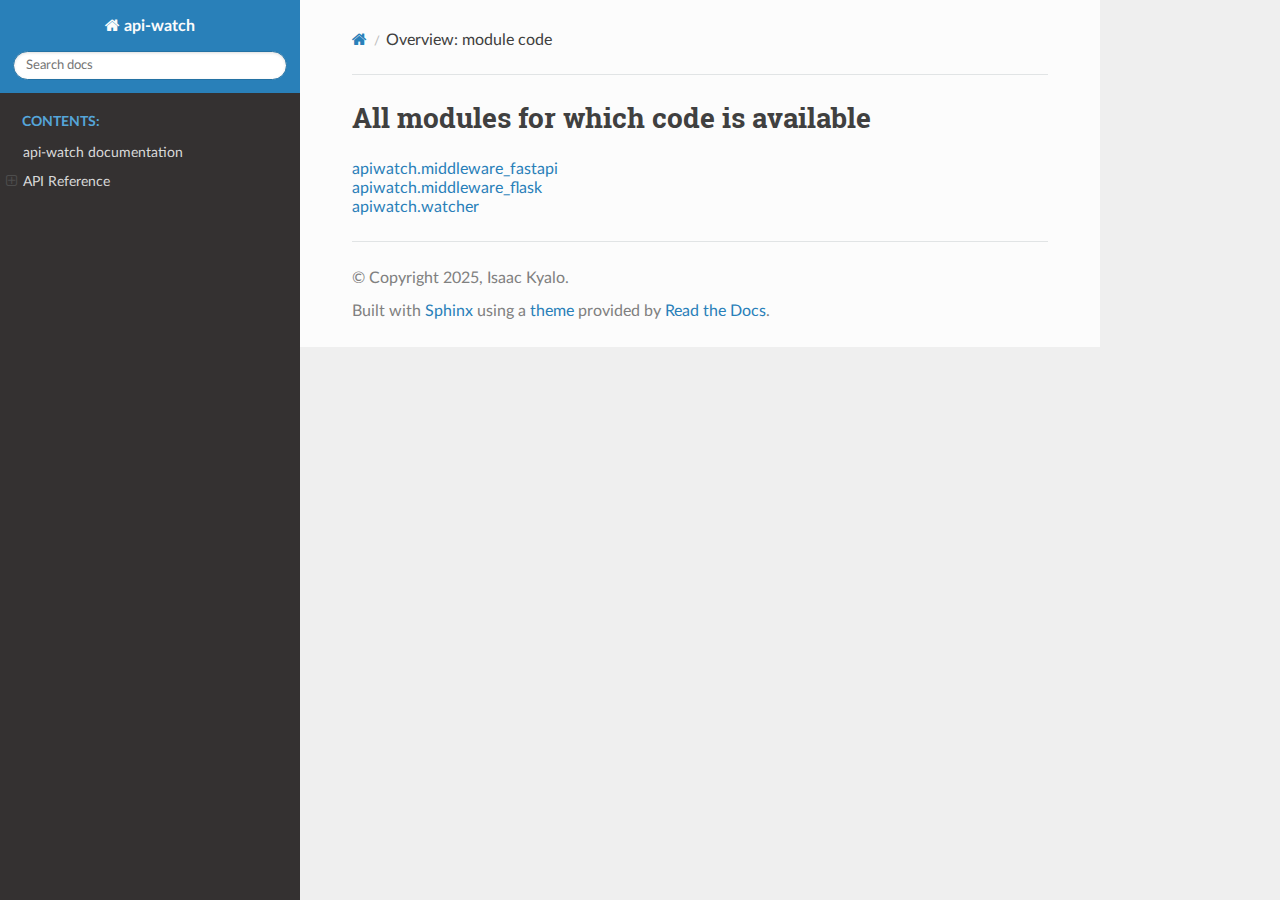
<file: docs/_build/html/_modules/index.html>
<!DOCTYPE html>
<html class="writer-html5" lang="en" data-content_root="../">
<head>
  <meta charset="utf-8" />
  <meta name="viewport" content="width=device-width, initial-scale=1.0" />
  <title>Overview: module code &mdash; api-watch 0.1.4 documentation</title>
      <link rel="stylesheet" type="text/css" href="../_static/pygments.css?v=b86133f3" />
      <link rel="stylesheet" type="text/css" href="../_static/css/theme.css?v=e59714d7" />

  
      <script src="../_static/jquery.js?v=5d32c60e"></script>
      <script src="../_static/_sphinx_javascript_frameworks_compat.js?v=2cd50e6c"></script>
      <script src="../_static/documentation_options.js?v=fd825880"></script>
      <script src="../_static/doctools.js?v=9bcbadda"></script>
      <script src="../_static/sphinx_highlight.js?v=dc90522c"></script>
    <script src="../_static/js/theme.js"></script>
    <link rel="index" title="Index" href="../genindex.html" />
    <link rel="search" title="Search" href="../search.html" /> 
</head>

<body class="wy-body-for-nav"> 
  <div class="wy-grid-for-nav">
    <nav data-toggle="wy-nav-shift" class="wy-nav-side">
      <div class="wy-side-scroll">
        <div class="wy-side-nav-search" >

          
          
          <a href="../index.html" class="icon icon-home">
            api-watch
          </a>
<div role="search">
  <form id="rtd-search-form" class="wy-form" action="../search.html" method="get">
    <input type="text" name="q" placeholder="Search docs" aria-label="Search docs" />
    <input type="hidden" name="check_keywords" value="yes" />
    <input type="hidden" name="area" value="default" />
  </form>
</div>
        </div><div class="wy-menu wy-menu-vertical" data-spy="affix" role="navigation" aria-label="Navigation menu">
              <p class="caption" role="heading"><span class="caption-text">Contents:</span></p>
<ul>
<li class="toctree-l1"><a class="reference internal" href="../index.html">api-watch documentation</a></li>
<li class="toctree-l1"><a class="reference internal" href="../api.html">API Reference</a><ul>
<li class="toctree-l2"><a class="reference internal" href="../api.html#apiwatcher">ApiWatcher</a><ul>
<li class="toctree-l3"><a class="reference internal" href="../api.html#apiwatch.ApiWatcher"><code class="docutils literal notranslate"><span class="pre">ApiWatcher</span></code></a><ul>
<li class="toctree-l4"><a class="reference internal" href="../api.html#apiwatch.ApiWatcher.clear_history"><code class="docutils literal notranslate"><span class="pre">ApiWatcher.clear_history()</span></code></a></li>
<li class="toctree-l4"><a class="reference internal" href="../api.html#apiwatch.ApiWatcher.get_history"><code class="docutils literal notranslate"><span class="pre">ApiWatcher.get_history()</span></code></a></li>
<li class="toctree-l4"><a class="reference internal" href="../api.html#apiwatch.ApiWatcher.log_request"><code class="docutils literal notranslate"><span class="pre">ApiWatcher.log_request()</span></code></a></li>
<li class="toctree-l4"><a class="reference internal" href="../api.html#apiwatch.ApiWatcher.shutdown"><code class="docutils literal notranslate"><span class="pre">ApiWatcher.shutdown()</span></code></a></li>
</ul>
</li>
</ul>
</li>
<li class="toctree-l2"><a class="reference internal" href="../api.html#module-apiwatch.middleware_flask">Flask Middleware</a><ul>
<li class="toctree-l3"><a class="reference internal" href="../api.html#apiwatch.middleware_flask.FlaskWatchMiddleware"><code class="docutils literal notranslate"><span class="pre">FlaskWatchMiddleware</span></code></a></li>
<li class="toctree-l3"><a class="reference internal" href="../api.html#apiwatch.middleware_flask.watch_route"><code class="docutils literal notranslate"><span class="pre">watch_route()</span></code></a></li>
</ul>
</li>
<li class="toctree-l2"><a class="reference internal" href="../api.html#module-apiwatch.middleware_fastapi">FastAPI Middleware</a><ul>
<li class="toctree-l3"><a class="reference internal" href="../api.html#apiwatch.middleware_fastapi.FastAPIWatchMiddleware"><code class="docutils literal notranslate"><span class="pre">FastAPIWatchMiddleware</span></code></a><ul>
<li class="toctree-l4"><a class="reference internal" href="../api.html#apiwatch.middleware_fastapi.FastAPIWatchMiddleware.dispatch"><code class="docutils literal notranslate"><span class="pre">FastAPIWatchMiddleware.dispatch()</span></code></a></li>
</ul>
</li>
</ul>
</li>
</ul>
</li>
</ul>

        </div>
      </div>
    </nav>

    <section data-toggle="wy-nav-shift" class="wy-nav-content-wrap"><nav class="wy-nav-top" aria-label="Mobile navigation menu" >
          <i data-toggle="wy-nav-top" class="fa fa-bars"></i>
          <a href="../index.html">api-watch</a>
      </nav>

      <div class="wy-nav-content">
        <div class="rst-content">
          <div role="navigation" aria-label="Page navigation">
  <ul class="wy-breadcrumbs">
      <li><a href="../index.html" class="icon icon-home" aria-label="Home"></a></li>
      <li class="breadcrumb-item active">Overview: module code</li>
      <li class="wy-breadcrumbs-aside">
      </li>
  </ul>
  <hr/>
</div>
          <div role="main" class="document" itemscope="itemscope" itemtype="http://schema.org/Article">
           <div itemprop="articleBody">
             
  <h1>All modules for which code is available</h1>
<ul><li><a href="apiwatch/middleware_fastapi.html">apiwatch.middleware_fastapi</a></li>
<li><a href="apiwatch/middleware_flask.html">apiwatch.middleware_flask</a></li>
<li><a href="apiwatch/watcher.html">apiwatch.watcher</a></li>
</ul>

           </div>
          </div>
          <footer>

  <hr/>

  <div role="contentinfo">
    <p>&#169; Copyright 2025, Isaac Kyalo.</p>
  </div>

  Built with <a href="https://www.sphinx-doc.org/">Sphinx</a> using a
    <a href="https://github.com/readthedocs/sphinx_rtd_theme">theme</a>
    provided by <a href="https://readthedocs.org">Read the Docs</a>.
   

</footer>
        </div>
      </div>
    </section>
  </div>
  <script>
      jQuery(function () {
          SphinxRtdTheme.Navigation.enable(true);
      });
  </script> 

</body>
</html>
</file>
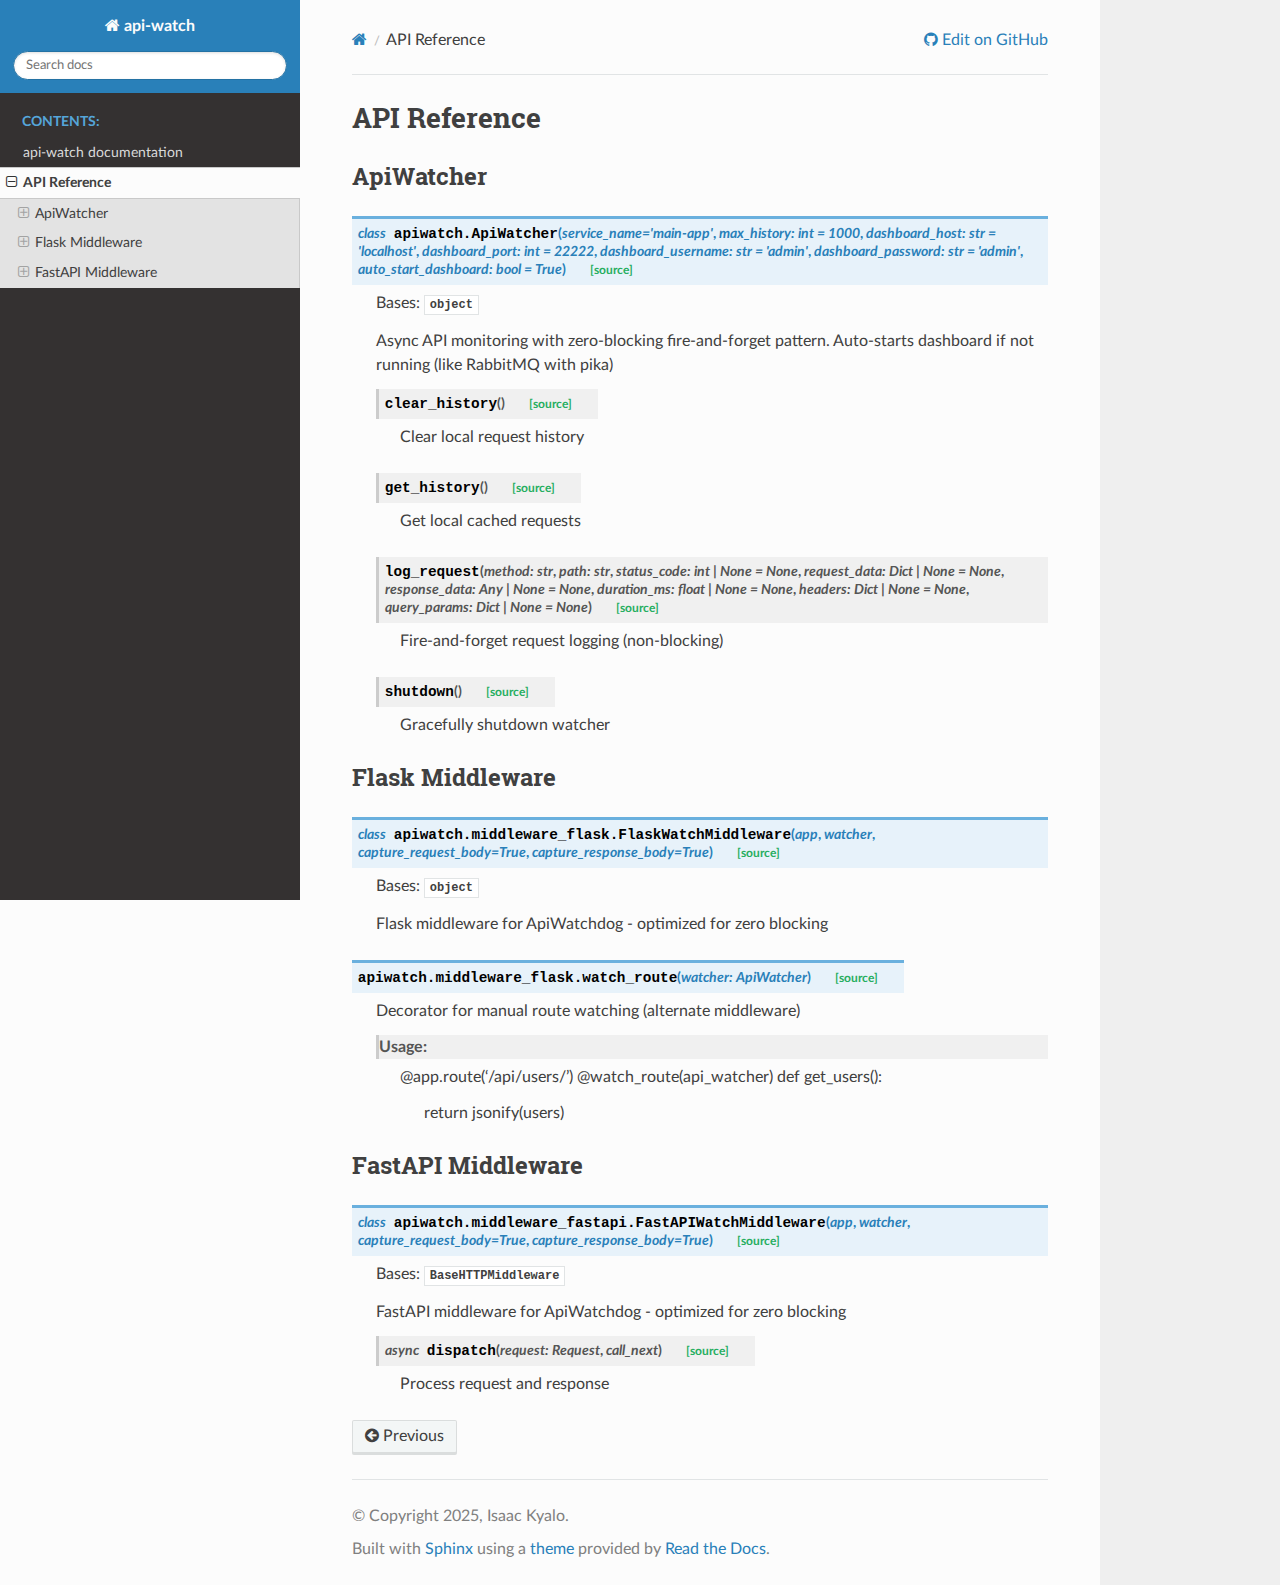
<file: docs/_build/html/api.html>
<!DOCTYPE html>
<html class="writer-html5" lang="en" data-content_root="./">
<head>
  <meta charset="utf-8" /><meta name="viewport" content="width=device-width, initial-scale=1" />

  <meta name="viewport" content="width=device-width, initial-scale=1.0" />
  <title>API Reference &mdash; api-watch 0.1.4 documentation</title>
      <link rel="stylesheet" type="text/css" href="_static/pygments.css?v=b86133f3" />
      <link rel="stylesheet" type="text/css" href="_static/css/theme.css?v=e59714d7" />

  
      <script src="_static/jquery.js?v=5d32c60e"></script>
      <script src="_static/_sphinx_javascript_frameworks_compat.js?v=2cd50e6c"></script>
      <script src="_static/documentation_options.js?v=fd825880"></script>
      <script src="_static/doctools.js?v=9bcbadda"></script>
      <script src="_static/sphinx_highlight.js?v=dc90522c"></script>
    <script src="_static/js/theme.js"></script>
    <link rel="index" title="Index" href="genindex.html" />
    <link rel="search" title="Search" href="search.html" />
    <link rel="prev" title="api-watch documentation" href="index.html" /> 
</head>

<body class="wy-body-for-nav"> 
  <div class="wy-grid-for-nav">
    <nav data-toggle="wy-nav-shift" class="wy-nav-side">
      <div class="wy-side-scroll">
        <div class="wy-side-nav-search" >

          
          
          <a href="index.html" class="icon icon-home">
            api-watch
          </a>
<div role="search">
  <form id="rtd-search-form" class="wy-form" action="search.html" method="get">
    <input type="text" name="q" placeholder="Search docs" aria-label="Search docs" />
    <input type="hidden" name="check_keywords" value="yes" />
    <input type="hidden" name="area" value="default" />
  </form>
</div>
        </div><div class="wy-menu wy-menu-vertical" data-spy="affix" role="navigation" aria-label="Navigation menu">
              <p class="caption" role="heading"><span class="caption-text">Contents:</span></p>
<ul class="current">
<li class="toctree-l1"><a class="reference internal" href="index.html">api-watch documentation</a></li>
<li class="toctree-l1 current"><a class="current reference internal" href="#">API Reference</a><ul>
<li class="toctree-l2"><a class="reference internal" href="#apiwatcher">ApiWatcher</a><ul>
<li class="toctree-l3"><a class="reference internal" href="#apiwatch.ApiWatcher"><code class="docutils literal notranslate"><span class="pre">ApiWatcher</span></code></a><ul>
<li class="toctree-l4"><a class="reference internal" href="#apiwatch.ApiWatcher.clear_history"><code class="docutils literal notranslate"><span class="pre">ApiWatcher.clear_history()</span></code></a></li>
<li class="toctree-l4"><a class="reference internal" href="#apiwatch.ApiWatcher.get_history"><code class="docutils literal notranslate"><span class="pre">ApiWatcher.get_history()</span></code></a></li>
<li class="toctree-l4"><a class="reference internal" href="#apiwatch.ApiWatcher.log_request"><code class="docutils literal notranslate"><span class="pre">ApiWatcher.log_request()</span></code></a></li>
<li class="toctree-l4"><a class="reference internal" href="#apiwatch.ApiWatcher.shutdown"><code class="docutils literal notranslate"><span class="pre">ApiWatcher.shutdown()</span></code></a></li>
</ul>
</li>
</ul>
</li>
<li class="toctree-l2"><a class="reference internal" href="#module-apiwatch.middleware_flask">Flask Middleware</a><ul>
<li class="toctree-l3"><a class="reference internal" href="#apiwatch.middleware_flask.FlaskWatchMiddleware"><code class="docutils literal notranslate"><span class="pre">FlaskWatchMiddleware</span></code></a></li>
<li class="toctree-l3"><a class="reference internal" href="#apiwatch.middleware_flask.watch_route"><code class="docutils literal notranslate"><span class="pre">watch_route()</span></code></a></li>
</ul>
</li>
<li class="toctree-l2"><a class="reference internal" href="#module-apiwatch.middleware_fastapi">FastAPI Middleware</a><ul>
<li class="toctree-l3"><a class="reference internal" href="#apiwatch.middleware_fastapi.FastAPIWatchMiddleware"><code class="docutils literal notranslate"><span class="pre">FastAPIWatchMiddleware</span></code></a><ul>
<li class="toctree-l4"><a class="reference internal" href="#apiwatch.middleware_fastapi.FastAPIWatchMiddleware.dispatch"><code class="docutils literal notranslate"><span class="pre">FastAPIWatchMiddleware.dispatch()</span></code></a></li>
</ul>
</li>
</ul>
</li>
</ul>
</li>
</ul>

        </div>
      </div>
    </nav>

    <section data-toggle="wy-nav-shift" class="wy-nav-content-wrap"><nav class="wy-nav-top" aria-label="Mobile navigation menu" >
          <i data-toggle="wy-nav-top" class="fa fa-bars"></i>
          <a href="index.html">api-watch</a>
      </nav>

      <div class="wy-nav-content">
        <div class="rst-content">
          <div role="navigation" aria-label="Page navigation">
  <ul class="wy-breadcrumbs">
      <li><a href="index.html" class="icon icon-home" aria-label="Home"></a></li>
      <li class="breadcrumb-item active">API Reference</li>
      <li class="wy-breadcrumbs-aside">
              <a href="https://github.com/mount-isaac/api-watch/blob/main/docs/api.rst" class="fa fa-github"> Edit on GitHub</a>
      </li>
  </ul>
  <hr/>
</div>
          <div role="main" class="document" itemscope="itemscope" itemtype="http://schema.org/Article">
           <div itemprop="articleBody">
             
  <section id="api-reference">
<h1>API Reference<a class="headerlink" href="#api-reference" title="Link to this heading"></a></h1>
<section id="apiwatcher">
<h2>ApiWatcher<a class="headerlink" href="#apiwatcher" title="Link to this heading"></a></h2>
<dl class="py class">
<dt class="sig sig-object py" id="apiwatch.ApiWatcher">
<em class="property"><span class="k"><span class="pre">class</span></span><span class="w"> </span></em><span class="sig-prename descclassname"><span class="pre">apiwatch.</span></span><span class="sig-name descname"><span class="pre">ApiWatcher</span></span><span class="sig-paren">(</span><em class="sig-param"><span class="n"><span class="pre">service_name</span></span><span class="o"><span class="pre">=</span></span><span class="default_value"><span class="pre">'main-app'</span></span></em>, <em class="sig-param"><span class="n"><span class="pre">max_history</span></span><span class="p"><span class="pre">:</span></span><span class="w"> </span><span class="n"><span class="pre">int</span></span><span class="w"> </span><span class="o"><span class="pre">=</span></span><span class="w"> </span><span class="default_value"><span class="pre">1000</span></span></em>, <em class="sig-param"><span class="n"><span class="pre">dashboard_host</span></span><span class="p"><span class="pre">:</span></span><span class="w"> </span><span class="n"><span class="pre">str</span></span><span class="w"> </span><span class="o"><span class="pre">=</span></span><span class="w"> </span><span class="default_value"><span class="pre">'localhost'</span></span></em>, <em class="sig-param"><span class="n"><span class="pre">dashboard_port</span></span><span class="p"><span class="pre">:</span></span><span class="w"> </span><span class="n"><span class="pre">int</span></span><span class="w"> </span><span class="o"><span class="pre">=</span></span><span class="w"> </span><span class="default_value"><span class="pre">22222</span></span></em>, <em class="sig-param"><span class="n"><span class="pre">dashboard_username</span></span><span class="p"><span class="pre">:</span></span><span class="w"> </span><span class="n"><span class="pre">str</span></span><span class="w"> </span><span class="o"><span class="pre">=</span></span><span class="w"> </span><span class="default_value"><span class="pre">'admin'</span></span></em>, <em class="sig-param"><span class="n"><span class="pre">dashboard_password</span></span><span class="p"><span class="pre">:</span></span><span class="w"> </span><span class="n"><span class="pre">str</span></span><span class="w"> </span><span class="o"><span class="pre">=</span></span><span class="w"> </span><span class="default_value"><span class="pre">'admin'</span></span></em>, <em class="sig-param"><span class="n"><span class="pre">auto_start_dashboard</span></span><span class="p"><span class="pre">:</span></span><span class="w"> </span><span class="n"><span class="pre">bool</span></span><span class="w"> </span><span class="o"><span class="pre">=</span></span><span class="w"> </span><span class="default_value"><span class="pre">True</span></span></em><span class="sig-paren">)</span><a class="reference internal" href="_modules/apiwatch/watcher.html#ApiWatcher"><span class="viewcode-link"><span class="pre">[source]</span></span></a><a class="headerlink" href="#apiwatch.ApiWatcher" title="Link to this definition"></a></dt>
<dd><p>Bases: <code class="xref py py-class docutils literal notranslate"><span class="pre">object</span></code></p>
<p>Async API monitoring with zero-blocking fire-and-forget pattern.
Auto-starts dashboard if not running (like RabbitMQ with pika)</p>
<dl class="py method">
<dt class="sig sig-object py" id="apiwatch.ApiWatcher.clear_history">
<span class="sig-name descname"><span class="pre">clear_history</span></span><span class="sig-paren">(</span><span class="sig-paren">)</span><a class="reference internal" href="_modules/apiwatch/watcher.html#ApiWatcher.clear_history"><span class="viewcode-link"><span class="pre">[source]</span></span></a><a class="headerlink" href="#apiwatch.ApiWatcher.clear_history" title="Link to this definition"></a></dt>
<dd><p>Clear local request history</p>
</dd></dl>

<dl class="py method">
<dt class="sig sig-object py" id="apiwatch.ApiWatcher.get_history">
<span class="sig-name descname"><span class="pre">get_history</span></span><span class="sig-paren">(</span><span class="sig-paren">)</span><a class="reference internal" href="_modules/apiwatch/watcher.html#ApiWatcher.get_history"><span class="viewcode-link"><span class="pre">[source]</span></span></a><a class="headerlink" href="#apiwatch.ApiWatcher.get_history" title="Link to this definition"></a></dt>
<dd><p>Get local cached requests</p>
</dd></dl>

<dl class="py method">
<dt class="sig sig-object py" id="apiwatch.ApiWatcher.log_request">
<span class="sig-name descname"><span class="pre">log_request</span></span><span class="sig-paren">(</span><em class="sig-param"><span class="n"><span class="pre">method</span></span><span class="p"><span class="pre">:</span></span><span class="w"> </span><span class="n"><span class="pre">str</span></span></em>, <em class="sig-param"><span class="n"><span class="pre">path</span></span><span class="p"><span class="pre">:</span></span><span class="w"> </span><span class="n"><span class="pre">str</span></span></em>, <em class="sig-param"><span class="n"><span class="pre">status_code</span></span><span class="p"><span class="pre">:</span></span><span class="w"> </span><span class="n"><span class="pre">int</span><span class="w"> </span><span class="p"><span class="pre">|</span></span><span class="w"> </span><span class="pre">None</span></span><span class="w"> </span><span class="o"><span class="pre">=</span></span><span class="w"> </span><span class="default_value"><span class="pre">None</span></span></em>, <em class="sig-param"><span class="n"><span class="pre">request_data</span></span><span class="p"><span class="pre">:</span></span><span class="w"> </span><span class="n"><span class="pre">Dict</span><span class="w"> </span><span class="p"><span class="pre">|</span></span><span class="w"> </span><span class="pre">None</span></span><span class="w"> </span><span class="o"><span class="pre">=</span></span><span class="w"> </span><span class="default_value"><span class="pre">None</span></span></em>, <em class="sig-param"><span class="n"><span class="pre">response_data</span></span><span class="p"><span class="pre">:</span></span><span class="w"> </span><span class="n"><span class="pre">Any</span><span class="w"> </span><span class="p"><span class="pre">|</span></span><span class="w"> </span><span class="pre">None</span></span><span class="w"> </span><span class="o"><span class="pre">=</span></span><span class="w"> </span><span class="default_value"><span class="pre">None</span></span></em>, <em class="sig-param"><span class="n"><span class="pre">duration_ms</span></span><span class="p"><span class="pre">:</span></span><span class="w"> </span><span class="n"><span class="pre">float</span><span class="w"> </span><span class="p"><span class="pre">|</span></span><span class="w"> </span><span class="pre">None</span></span><span class="w"> </span><span class="o"><span class="pre">=</span></span><span class="w"> </span><span class="default_value"><span class="pre">None</span></span></em>, <em class="sig-param"><span class="n"><span class="pre">headers</span></span><span class="p"><span class="pre">:</span></span><span class="w"> </span><span class="n"><span class="pre">Dict</span><span class="w"> </span><span class="p"><span class="pre">|</span></span><span class="w"> </span><span class="pre">None</span></span><span class="w"> </span><span class="o"><span class="pre">=</span></span><span class="w"> </span><span class="default_value"><span class="pre">None</span></span></em>, <em class="sig-param"><span class="n"><span class="pre">query_params</span></span><span class="p"><span class="pre">:</span></span><span class="w"> </span><span class="n"><span class="pre">Dict</span><span class="w"> </span><span class="p"><span class="pre">|</span></span><span class="w"> </span><span class="pre">None</span></span><span class="w"> </span><span class="o"><span class="pre">=</span></span><span class="w"> </span><span class="default_value"><span class="pre">None</span></span></em><span class="sig-paren">)</span><a class="reference internal" href="_modules/apiwatch/watcher.html#ApiWatcher.log_request"><span class="viewcode-link"><span class="pre">[source]</span></span></a><a class="headerlink" href="#apiwatch.ApiWatcher.log_request" title="Link to this definition"></a></dt>
<dd><p>Fire-and-forget request logging (non-blocking)</p>
</dd></dl>

<dl class="py method">
<dt class="sig sig-object py" id="apiwatch.ApiWatcher.shutdown">
<span class="sig-name descname"><span class="pre">shutdown</span></span><span class="sig-paren">(</span><span class="sig-paren">)</span><a class="reference internal" href="_modules/apiwatch/watcher.html#ApiWatcher.shutdown"><span class="viewcode-link"><span class="pre">[source]</span></span></a><a class="headerlink" href="#apiwatch.ApiWatcher.shutdown" title="Link to this definition"></a></dt>
<dd><p>Gracefully shutdown watcher</p>
</dd></dl>

</dd></dl>

</section>
<section id="module-apiwatch.middleware_flask">
<span id="flask-middleware"></span><h2>Flask Middleware<a class="headerlink" href="#module-apiwatch.middleware_flask" title="Link to this heading"></a></h2>
<dl class="py class">
<dt class="sig sig-object py" id="apiwatch.middleware_flask.FlaskWatchMiddleware">
<em class="property"><span class="k"><span class="pre">class</span></span><span class="w"> </span></em><span class="sig-prename descclassname"><span class="pre">apiwatch.middleware_flask.</span></span><span class="sig-name descname"><span class="pre">FlaskWatchMiddleware</span></span><span class="sig-paren">(</span><em class="sig-param"><span class="n"><span class="pre">app</span></span></em>, <em class="sig-param"><span class="n"><span class="pre">watcher</span></span></em>, <em class="sig-param"><span class="n"><span class="pre">capture_request_body</span></span><span class="o"><span class="pre">=</span></span><span class="default_value"><span class="pre">True</span></span></em>, <em class="sig-param"><span class="n"><span class="pre">capture_response_body</span></span><span class="o"><span class="pre">=</span></span><span class="default_value"><span class="pre">True</span></span></em><span class="sig-paren">)</span><a class="reference internal" href="_modules/apiwatch/middleware_flask.html#FlaskWatchMiddleware"><span class="viewcode-link"><span class="pre">[source]</span></span></a><a class="headerlink" href="#apiwatch.middleware_flask.FlaskWatchMiddleware" title="Link to this definition"></a></dt>
<dd><p>Bases: <code class="xref py py-class docutils literal notranslate"><span class="pre">object</span></code></p>
<p>Flask middleware for ApiWatchdog - optimized for zero blocking</p>
</dd></dl>

<dl class="py function">
<dt class="sig sig-object py" id="apiwatch.middleware_flask.watch_route">
<span class="sig-prename descclassname"><span class="pre">apiwatch.middleware_flask.</span></span><span class="sig-name descname"><span class="pre">watch_route</span></span><span class="sig-paren">(</span><em class="sig-param"><span class="n"><span class="pre">watcher</span></span><span class="p"><span class="pre">:</span></span><span class="w"> </span><span class="n"><a class="reference internal" href="#apiwatch.ApiWatcher" title="apiwatch.watcher.ApiWatcher"><span class="pre">ApiWatcher</span></a></span></em><span class="sig-paren">)</span><a class="reference internal" href="_modules/apiwatch/middleware_flask.html#watch_route"><span class="viewcode-link"><span class="pre">[source]</span></span></a><a class="headerlink" href="#apiwatch.middleware_flask.watch_route" title="Link to this definition"></a></dt>
<dd><p>Decorator for manual route watching (alternate middleware)</p>
<dl>
<dt>Usage:</dt><dd><p>&#64;app.route(‘/api/users/’)
&#64;watch_route(api_watcher)
def get_users():</p>
<blockquote>
<div><p>return jsonify(users)</p>
</div></blockquote>
</dd>
</dl>
</dd></dl>

</section>
<section id="module-apiwatch.middleware_fastapi">
<span id="fastapi-middleware"></span><h2>FastAPI Middleware<a class="headerlink" href="#module-apiwatch.middleware_fastapi" title="Link to this heading"></a></h2>
<dl class="py class">
<dt class="sig sig-object py" id="apiwatch.middleware_fastapi.FastAPIWatchMiddleware">
<em class="property"><span class="k"><span class="pre">class</span></span><span class="w"> </span></em><span class="sig-prename descclassname"><span class="pre">apiwatch.middleware_fastapi.</span></span><span class="sig-name descname"><span class="pre">FastAPIWatchMiddleware</span></span><span class="sig-paren">(</span><em class="sig-param"><span class="n"><span class="pre">app</span></span></em>, <em class="sig-param"><span class="n"><span class="pre">watcher</span></span></em>, <em class="sig-param"><span class="n"><span class="pre">capture_request_body</span></span><span class="o"><span class="pre">=</span></span><span class="default_value"><span class="pre">True</span></span></em>, <em class="sig-param"><span class="n"><span class="pre">capture_response_body</span></span><span class="o"><span class="pre">=</span></span><span class="default_value"><span class="pre">True</span></span></em><span class="sig-paren">)</span><a class="reference internal" href="_modules/apiwatch/middleware_fastapi.html#FastAPIWatchMiddleware"><span class="viewcode-link"><span class="pre">[source]</span></span></a><a class="headerlink" href="#apiwatch.middleware_fastapi.FastAPIWatchMiddleware" title="Link to this definition"></a></dt>
<dd><p>Bases: <code class="xref py py-class docutils literal notranslate"><span class="pre">BaseHTTPMiddleware</span></code></p>
<p>FastAPI middleware for ApiWatchdog - optimized for zero blocking</p>
<dl class="py method">
<dt class="sig sig-object py" id="apiwatch.middleware_fastapi.FastAPIWatchMiddleware.dispatch">
<em class="property"><span class="k"><span class="pre">async</span></span><span class="w"> </span></em><span class="sig-name descname"><span class="pre">dispatch</span></span><span class="sig-paren">(</span><em class="sig-param"><span class="n"><span class="pre">request</span></span><span class="p"><span class="pre">:</span></span><span class="w"> </span><span class="n"><span class="pre">Request</span></span></em>, <em class="sig-param"><span class="n"><span class="pre">call_next</span></span></em><span class="sig-paren">)</span><a class="reference internal" href="_modules/apiwatch/middleware_fastapi.html#FastAPIWatchMiddleware.dispatch"><span class="viewcode-link"><span class="pre">[source]</span></span></a><a class="headerlink" href="#apiwatch.middleware_fastapi.FastAPIWatchMiddleware.dispatch" title="Link to this definition"></a></dt>
<dd><p>Process request and response</p>
</dd></dl>

</dd></dl>

</section>
</section>


           </div>
          </div>
          <footer><div class="rst-footer-buttons" role="navigation" aria-label="Footer">
        <a href="index.html" class="btn btn-neutral float-left" title="api-watch documentation" accesskey="p" rel="prev"><span class="fa fa-arrow-circle-left" aria-hidden="true"></span> Previous</a>
    </div>

  <hr/>

  <div role="contentinfo">
    <p>&#169; Copyright 2025, Isaac Kyalo.</p>
  </div>

  Built with <a href="https://www.sphinx-doc.org/">Sphinx</a> using a
    <a href="https://github.com/readthedocs/sphinx_rtd_theme">theme</a>
    provided by <a href="https://readthedocs.org">Read the Docs</a>.
   

</footer>
        </div>
      </div>
    </section>
  </div>
  <script>
      jQuery(function () {
          SphinxRtdTheme.Navigation.enable(true);
      });
  </script> 

</body>
</html>
</file>
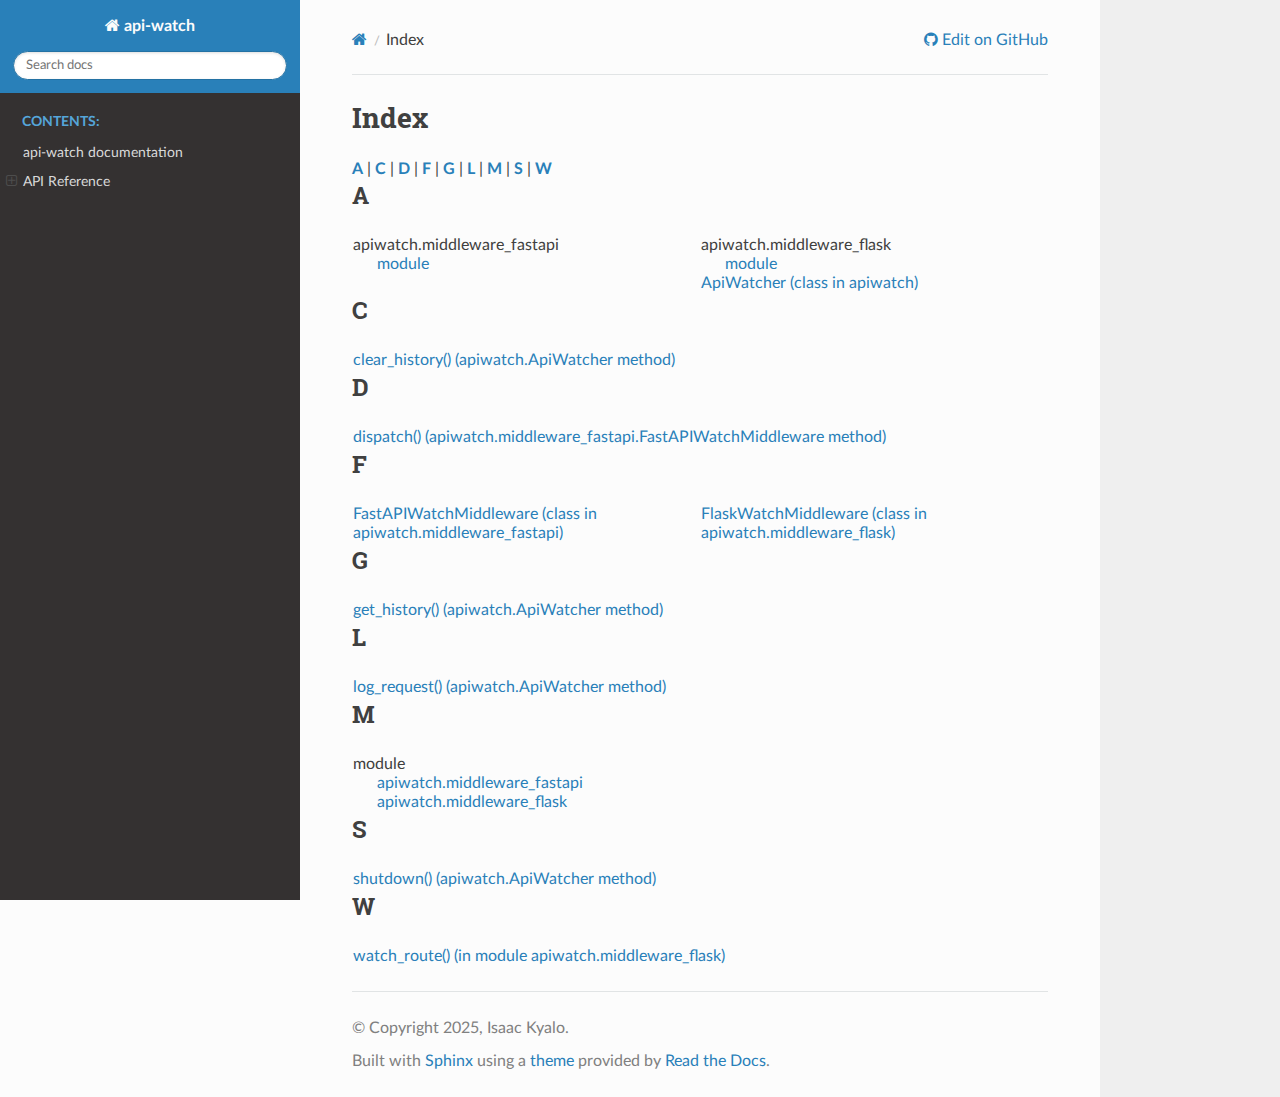
<file: docs/_build/html/genindex.html>
<!DOCTYPE html>
<html class="writer-html5" lang="en" data-content_root="./">
<head>
  <meta charset="utf-8" />
  <meta name="viewport" content="width=device-width, initial-scale=1.0" />
  <title>Index &mdash; api-watch 0.1.4 documentation</title>
      <link rel="stylesheet" type="text/css" href="_static/pygments.css?v=b86133f3" />
      <link rel="stylesheet" type="text/css" href="_static/css/theme.css?v=e59714d7" />

  
      <script src="_static/jquery.js?v=5d32c60e"></script>
      <script src="_static/_sphinx_javascript_frameworks_compat.js?v=2cd50e6c"></script>
      <script src="_static/documentation_options.js?v=fd825880"></script>
      <script src="_static/doctools.js?v=9bcbadda"></script>
      <script src="_static/sphinx_highlight.js?v=dc90522c"></script>
    <script src="_static/js/theme.js"></script>
    <link rel="index" title="Index" href="#" />
    <link rel="search" title="Search" href="search.html" /> 
</head>

<body class="wy-body-for-nav"> 
  <div class="wy-grid-for-nav">
    <nav data-toggle="wy-nav-shift" class="wy-nav-side">
      <div class="wy-side-scroll">
        <div class="wy-side-nav-search" >

          
          
          <a href="index.html" class="icon icon-home">
            api-watch
          </a>
<div role="search">
  <form id="rtd-search-form" class="wy-form" action="search.html" method="get">
    <input type="text" name="q" placeholder="Search docs" aria-label="Search docs" />
    <input type="hidden" name="check_keywords" value="yes" />
    <input type="hidden" name="area" value="default" />
  </form>
</div>
        </div><div class="wy-menu wy-menu-vertical" data-spy="affix" role="navigation" aria-label="Navigation menu">
              <p class="caption" role="heading"><span class="caption-text">Contents:</span></p>
<ul>
<li class="toctree-l1"><a class="reference internal" href="index.html">api-watch documentation</a></li>
<li class="toctree-l1"><a class="reference internal" href="api.html">API Reference</a><ul>
<li class="toctree-l2"><a class="reference internal" href="api.html#apiwatcher">ApiWatcher</a><ul>
<li class="toctree-l3"><a class="reference internal" href="api.html#apiwatch.ApiWatcher"><code class="docutils literal notranslate"><span class="pre">ApiWatcher</span></code></a><ul>
<li class="toctree-l4"><a class="reference internal" href="api.html#apiwatch.ApiWatcher.clear_history"><code class="docutils literal notranslate"><span class="pre">ApiWatcher.clear_history()</span></code></a></li>
<li class="toctree-l4"><a class="reference internal" href="api.html#apiwatch.ApiWatcher.get_history"><code class="docutils literal notranslate"><span class="pre">ApiWatcher.get_history()</span></code></a></li>
<li class="toctree-l4"><a class="reference internal" href="api.html#apiwatch.ApiWatcher.log_request"><code class="docutils literal notranslate"><span class="pre">ApiWatcher.log_request()</span></code></a></li>
<li class="toctree-l4"><a class="reference internal" href="api.html#apiwatch.ApiWatcher.shutdown"><code class="docutils literal notranslate"><span class="pre">ApiWatcher.shutdown()</span></code></a></li>
</ul>
</li>
</ul>
</li>
<li class="toctree-l2"><a class="reference internal" href="api.html#module-apiwatch.middleware_flask">Flask Middleware</a><ul>
<li class="toctree-l3"><a class="reference internal" href="api.html#apiwatch.middleware_flask.FlaskWatchMiddleware"><code class="docutils literal notranslate"><span class="pre">FlaskWatchMiddleware</span></code></a></li>
<li class="toctree-l3"><a class="reference internal" href="api.html#apiwatch.middleware_flask.watch_route"><code class="docutils literal notranslate"><span class="pre">watch_route()</span></code></a></li>
</ul>
</li>
<li class="toctree-l2"><a class="reference internal" href="api.html#module-apiwatch.middleware_fastapi">FastAPI Middleware</a><ul>
<li class="toctree-l3"><a class="reference internal" href="api.html#apiwatch.middleware_fastapi.FastAPIWatchMiddleware"><code class="docutils literal notranslate"><span class="pre">FastAPIWatchMiddleware</span></code></a><ul>
<li class="toctree-l4"><a class="reference internal" href="api.html#apiwatch.middleware_fastapi.FastAPIWatchMiddleware.dispatch"><code class="docutils literal notranslate"><span class="pre">FastAPIWatchMiddleware.dispatch()</span></code></a></li>
</ul>
</li>
</ul>
</li>
</ul>
</li>
</ul>

        </div>
      </div>
    </nav>

    <section data-toggle="wy-nav-shift" class="wy-nav-content-wrap"><nav class="wy-nav-top" aria-label="Mobile navigation menu" >
          <i data-toggle="wy-nav-top" class="fa fa-bars"></i>
          <a href="index.html">api-watch</a>
      </nav>

      <div class="wy-nav-content">
        <div class="rst-content">
          <div role="navigation" aria-label="Page navigation">
  <ul class="wy-breadcrumbs">
      <li><a href="index.html" class="icon icon-home" aria-label="Home"></a></li>
      <li class="breadcrumb-item active">Index</li>
      <li class="wy-breadcrumbs-aside">
              <a href="https://github.com/mount-isaac/api-watch/blob/main/docs/genindex" class="fa fa-github"> Edit on GitHub</a>
      </li>
  </ul>
  <hr/>
</div>
          <div role="main" class="document" itemscope="itemscope" itemtype="http://schema.org/Article">
           <div itemprop="articleBody">
             

<h1 id="index">Index</h1>

<div class="genindex-jumpbox">
 <a href="#A"><strong>A</strong></a>
 | <a href="#C"><strong>C</strong></a>
 | <a href="#D"><strong>D</strong></a>
 | <a href="#F"><strong>F</strong></a>
 | <a href="#G"><strong>G</strong></a>
 | <a href="#L"><strong>L</strong></a>
 | <a href="#M"><strong>M</strong></a>
 | <a href="#S"><strong>S</strong></a>
 | <a href="#W"><strong>W</strong></a>
 
</div>
<h2 id="A">A</h2>
<table style="width: 100%" class="indextable genindextable"><tr>
  <td style="width: 33%; vertical-align: top;"><ul>
      <li>
    apiwatch.middleware_fastapi

      <ul>
        <li><a href="api.html#module-apiwatch.middleware_fastapi">module</a>
</li>
      </ul></li>
  </ul></td>
  <td style="width: 33%; vertical-align: top;"><ul>
      <li>
    apiwatch.middleware_flask

      <ul>
        <li><a href="api.html#module-apiwatch.middleware_flask">module</a>
</li>
      </ul></li>
      <li><a href="api.html#apiwatch.ApiWatcher">ApiWatcher (class in apiwatch)</a>
</li>
  </ul></td>
</tr></table>

<h2 id="C">C</h2>
<table style="width: 100%" class="indextable genindextable"><tr>
  <td style="width: 33%; vertical-align: top;"><ul>
      <li><a href="api.html#apiwatch.ApiWatcher.clear_history">clear_history() (apiwatch.ApiWatcher method)</a>
</li>
  </ul></td>
</tr></table>

<h2 id="D">D</h2>
<table style="width: 100%" class="indextable genindextable"><tr>
  <td style="width: 33%; vertical-align: top;"><ul>
      <li><a href="api.html#apiwatch.middleware_fastapi.FastAPIWatchMiddleware.dispatch">dispatch() (apiwatch.middleware_fastapi.FastAPIWatchMiddleware method)</a>
</li>
  </ul></td>
</tr></table>

<h2 id="F">F</h2>
<table style="width: 100%" class="indextable genindextable"><tr>
  <td style="width: 33%; vertical-align: top;"><ul>
      <li><a href="api.html#apiwatch.middleware_fastapi.FastAPIWatchMiddleware">FastAPIWatchMiddleware (class in apiwatch.middleware_fastapi)</a>
</li>
  </ul></td>
  <td style="width: 33%; vertical-align: top;"><ul>
      <li><a href="api.html#apiwatch.middleware_flask.FlaskWatchMiddleware">FlaskWatchMiddleware (class in apiwatch.middleware_flask)</a>
</li>
  </ul></td>
</tr></table>

<h2 id="G">G</h2>
<table style="width: 100%" class="indextable genindextable"><tr>
  <td style="width: 33%; vertical-align: top;"><ul>
      <li><a href="api.html#apiwatch.ApiWatcher.get_history">get_history() (apiwatch.ApiWatcher method)</a>
</li>
  </ul></td>
</tr></table>

<h2 id="L">L</h2>
<table style="width: 100%" class="indextable genindextable"><tr>
  <td style="width: 33%; vertical-align: top;"><ul>
      <li><a href="api.html#apiwatch.ApiWatcher.log_request">log_request() (apiwatch.ApiWatcher method)</a>
</li>
  </ul></td>
</tr></table>

<h2 id="M">M</h2>
<table style="width: 100%" class="indextable genindextable"><tr>
  <td style="width: 33%; vertical-align: top;"><ul>
      <li>
    module

      <ul>
        <li><a href="api.html#module-apiwatch.middleware_fastapi">apiwatch.middleware_fastapi</a>
</li>
        <li><a href="api.html#module-apiwatch.middleware_flask">apiwatch.middleware_flask</a>
</li>
      </ul></li>
  </ul></td>
</tr></table>

<h2 id="S">S</h2>
<table style="width: 100%" class="indextable genindextable"><tr>
  <td style="width: 33%; vertical-align: top;"><ul>
      <li><a href="api.html#apiwatch.ApiWatcher.shutdown">shutdown() (apiwatch.ApiWatcher method)</a>
</li>
  </ul></td>
</tr></table>

<h2 id="W">W</h2>
<table style="width: 100%" class="indextable genindextable"><tr>
  <td style="width: 33%; vertical-align: top;"><ul>
      <li><a href="api.html#apiwatch.middleware_flask.watch_route">watch_route() (in module apiwatch.middleware_flask)</a>
</li>
  </ul></td>
</tr></table>



           </div>
          </div>
          <footer>

  <hr/>

  <div role="contentinfo">
    <p>&#169; Copyright 2025, Isaac Kyalo.</p>
  </div>

  Built with <a href="https://www.sphinx-doc.org/">Sphinx</a> using a
    <a href="https://github.com/readthedocs/sphinx_rtd_theme">theme</a>
    provided by <a href="https://readthedocs.org">Read the Docs</a>.
   

</footer>
        </div>
      </div>
    </section>
  </div>
  <script>
      jQuery(function () {
          SphinxRtdTheme.Navigation.enable(true);
      });
  </script> 

</body>
</html>
</file>
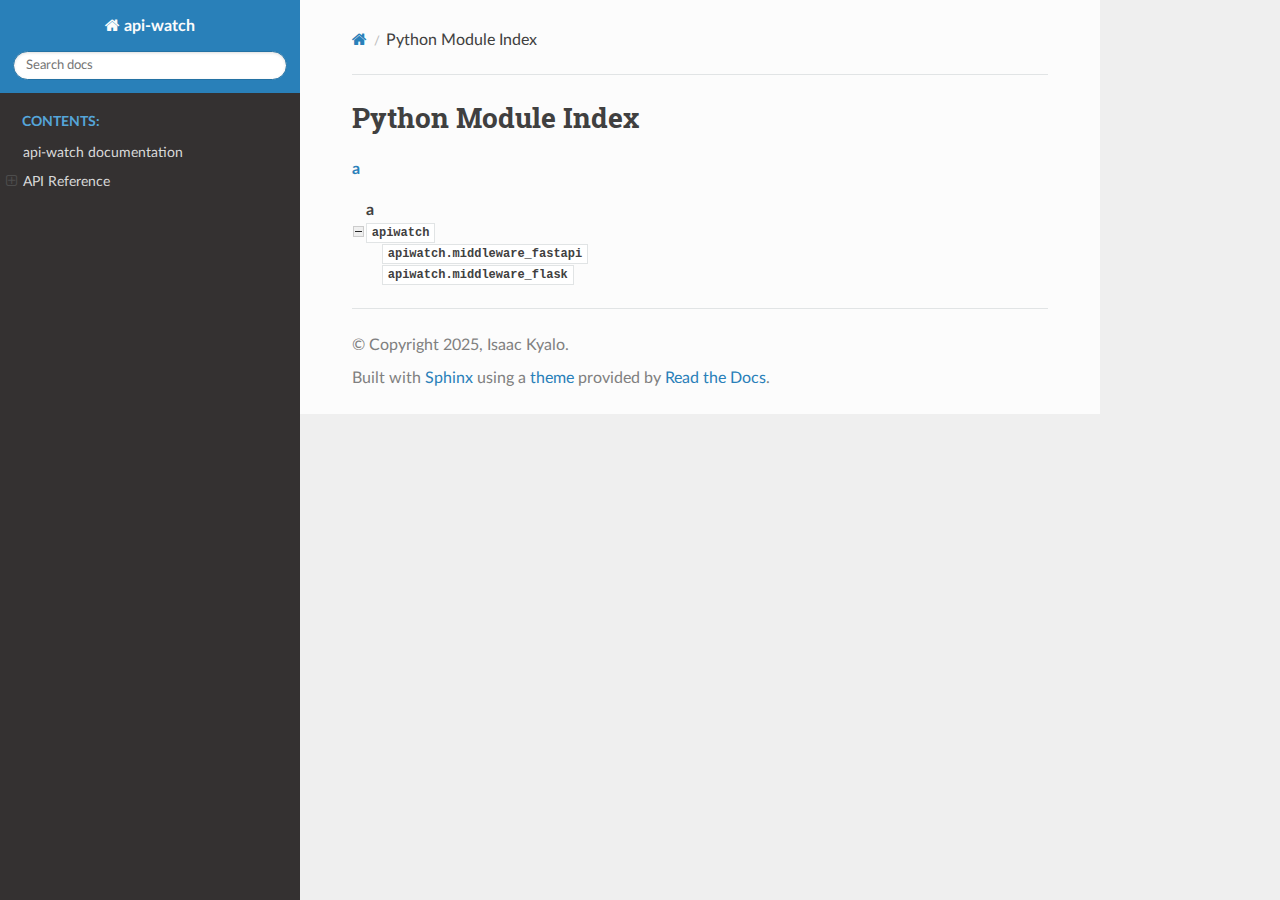
<file: docs/_build/html/py-modindex.html>
<!DOCTYPE html>
<html class="writer-html5" lang="en" data-content_root="./">
<head>
  <meta charset="utf-8" />
  <meta name="viewport" content="width=device-width, initial-scale=1.0" />
  <title>Python Module Index &mdash; api-watch 0.1.4 documentation</title>
      <link rel="stylesheet" type="text/css" href="_static/pygments.css?v=b86133f3" />
      <link rel="stylesheet" type="text/css" href="_static/css/theme.css?v=e59714d7" />

  
      <script src="_static/jquery.js?v=5d32c60e"></script>
      <script src="_static/_sphinx_javascript_frameworks_compat.js?v=2cd50e6c"></script>
      <script src="_static/documentation_options.js?v=fd825880"></script>
      <script src="_static/doctools.js?v=9bcbadda"></script>
      <script src="_static/sphinx_highlight.js?v=dc90522c"></script>
    <script src="_static/js/theme.js"></script>
    <link rel="index" title="Index" href="genindex.html" />
    <link rel="search" title="Search" href="search.html" />
 


</head>

<body class="wy-body-for-nav"> 
  <div class="wy-grid-for-nav">
    <nav data-toggle="wy-nav-shift" class="wy-nav-side">
      <div class="wy-side-scroll">
        <div class="wy-side-nav-search" >

          
          
          <a href="index.html" class="icon icon-home">
            api-watch
          </a>
<div role="search">
  <form id="rtd-search-form" class="wy-form" action="search.html" method="get">
    <input type="text" name="q" placeholder="Search docs" aria-label="Search docs" />
    <input type="hidden" name="check_keywords" value="yes" />
    <input type="hidden" name="area" value="default" />
  </form>
</div>
        </div><div class="wy-menu wy-menu-vertical" data-spy="affix" role="navigation" aria-label="Navigation menu">
              <p class="caption" role="heading"><span class="caption-text">Contents:</span></p>
<ul>
<li class="toctree-l1"><a class="reference internal" href="index.html">api-watch documentation</a></li>
<li class="toctree-l1"><a class="reference internal" href="api.html">API Reference</a><ul>
<li class="toctree-l2"><a class="reference internal" href="api.html#apiwatcher">ApiWatcher</a><ul>
<li class="toctree-l3"><a class="reference internal" href="api.html#apiwatch.ApiWatcher"><code class="docutils literal notranslate"><span class="pre">ApiWatcher</span></code></a><ul>
<li class="toctree-l4"><a class="reference internal" href="api.html#apiwatch.ApiWatcher.clear_history"><code class="docutils literal notranslate"><span class="pre">ApiWatcher.clear_history()</span></code></a></li>
<li class="toctree-l4"><a class="reference internal" href="api.html#apiwatch.ApiWatcher.get_history"><code class="docutils literal notranslate"><span class="pre">ApiWatcher.get_history()</span></code></a></li>
<li class="toctree-l4"><a class="reference internal" href="api.html#apiwatch.ApiWatcher.log_request"><code class="docutils literal notranslate"><span class="pre">ApiWatcher.log_request()</span></code></a></li>
<li class="toctree-l4"><a class="reference internal" href="api.html#apiwatch.ApiWatcher.shutdown"><code class="docutils literal notranslate"><span class="pre">ApiWatcher.shutdown()</span></code></a></li>
</ul>
</li>
</ul>
</li>
<li class="toctree-l2"><a class="reference internal" href="api.html#module-apiwatch.middleware_flask">Flask Middleware</a><ul>
<li class="toctree-l3"><a class="reference internal" href="api.html#apiwatch.middleware_flask.FlaskWatchMiddleware"><code class="docutils literal notranslate"><span class="pre">FlaskWatchMiddleware</span></code></a></li>
<li class="toctree-l3"><a class="reference internal" href="api.html#apiwatch.middleware_flask.watch_route"><code class="docutils literal notranslate"><span class="pre">watch_route()</span></code></a></li>
</ul>
</li>
<li class="toctree-l2"><a class="reference internal" href="api.html#module-apiwatch.middleware_fastapi">FastAPI Middleware</a><ul>
<li class="toctree-l3"><a class="reference internal" href="api.html#apiwatch.middleware_fastapi.FastAPIWatchMiddleware"><code class="docutils literal notranslate"><span class="pre">FastAPIWatchMiddleware</span></code></a><ul>
<li class="toctree-l4"><a class="reference internal" href="api.html#apiwatch.middleware_fastapi.FastAPIWatchMiddleware.dispatch"><code class="docutils literal notranslate"><span class="pre">FastAPIWatchMiddleware.dispatch()</span></code></a></li>
</ul>
</li>
</ul>
</li>
</ul>
</li>
</ul>

        </div>
      </div>
    </nav>

    <section data-toggle="wy-nav-shift" class="wy-nav-content-wrap"><nav class="wy-nav-top" aria-label="Mobile navigation menu" >
          <i data-toggle="wy-nav-top" class="fa fa-bars"></i>
          <a href="index.html">api-watch</a>
      </nav>

      <div class="wy-nav-content">
        <div class="rst-content">
          <div role="navigation" aria-label="Page navigation">
  <ul class="wy-breadcrumbs">
      <li><a href="index.html" class="icon icon-home" aria-label="Home"></a></li>
      <li class="breadcrumb-item active">Python Module Index</li>
      <li class="wy-breadcrumbs-aside">
      </li>
  </ul>
  <hr/>
</div>
          <div role="main" class="document" itemscope="itemscope" itemtype="http://schema.org/Article">
           <div itemprop="articleBody">
             

   <h1>Python Module Index</h1>

   <div class="modindex-jumpbox">
   <a href="#cap-a"><strong>a</strong></a>
   </div>

   <table class="indextable modindextable">
     <tr class="pcap"><td></td><td>&#160;</td><td></td></tr>
     <tr class="cap" id="cap-a"><td></td><td>
       <strong>a</strong></td><td></td></tr>
     <tr>
       <td><img src="_static/minus.png" class="toggler"
              id="toggle-1" style="display: none" alt="-" /></td>
       <td>
       <code class="xref">apiwatch</code></td><td>
       <em></em></td></tr>
     <tr class="cg-1">
       <td></td>
       <td>&#160;&#160;&#160;
       <a href="api.html#module-apiwatch.middleware_fastapi"><code class="xref">apiwatch.middleware_fastapi</code></a></td><td>
       <em></em></td></tr>
     <tr class="cg-1">
       <td></td>
       <td>&#160;&#160;&#160;
       <a href="api.html#module-apiwatch.middleware_flask"><code class="xref">apiwatch.middleware_flask</code></a></td><td>
       <em></em></td></tr>
   </table>


           </div>
          </div>
          <footer>

  <hr/>

  <div role="contentinfo">
    <p>&#169; Copyright 2025, Isaac Kyalo.</p>
  </div>

  Built with <a href="https://www.sphinx-doc.org/">Sphinx</a> using a
    <a href="https://github.com/readthedocs/sphinx_rtd_theme">theme</a>
    provided by <a href="https://readthedocs.org">Read the Docs</a>.
   

</footer>
        </div>
      </div>
    </section>
  </div>
  <script>
      jQuery(function () {
          SphinxRtdTheme.Navigation.enable(true);
      });
  </script> 

</body>
</html>
</file>
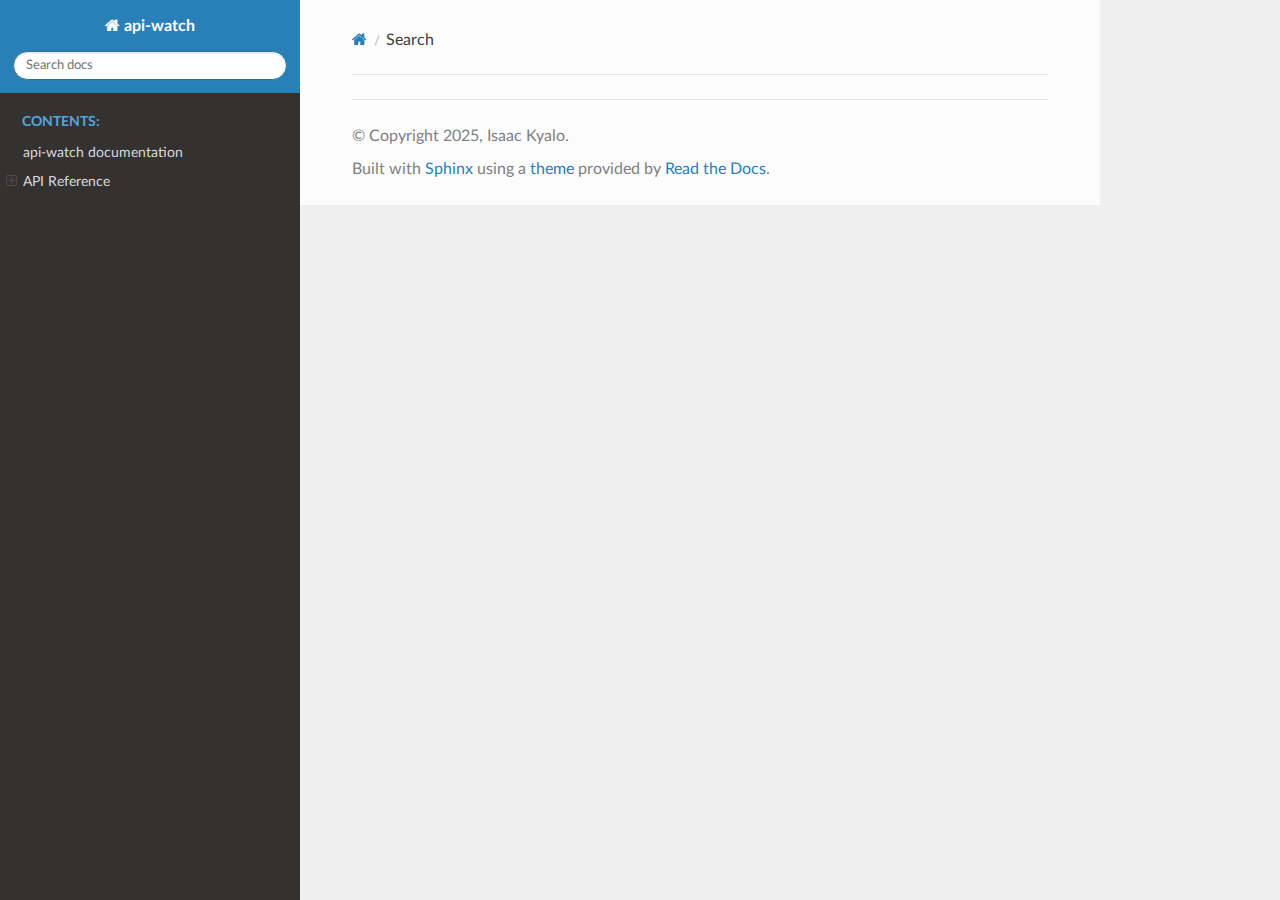
<file: docs/_build/html/search.html>
<!DOCTYPE html>
<html class="writer-html5" lang="en" data-content_root="./">
<head>
  <meta charset="utf-8" />
  <meta name="viewport" content="width=device-width, initial-scale=1.0" />
  <title>Search &mdash; api-watch 0.1.4 documentation</title>
      <link rel="stylesheet" type="text/css" href="_static/pygments.css?v=b86133f3" />
      <link rel="stylesheet" type="text/css" href="_static/css/theme.css?v=e59714d7" />

  
    
      <script src="_static/jquery.js?v=5d32c60e"></script>
      <script src="_static/_sphinx_javascript_frameworks_compat.js?v=2cd50e6c"></script>
      <script src="_static/documentation_options.js?v=fd825880"></script>
      <script src="_static/doctools.js?v=9bcbadda"></script>
      <script src="_static/sphinx_highlight.js?v=dc90522c"></script>
    <script src="_static/js/theme.js"></script>
    <script src="_static/searchtools.js"></script>
    <script src="_static/language_data.js"></script>
    <link rel="index" title="Index" href="genindex.html" />
    <link rel="search" title="Search" href="#" /> 
</head>

<body class="wy-body-for-nav"> 
  <div class="wy-grid-for-nav">
    <nav data-toggle="wy-nav-shift" class="wy-nav-side">
      <div class="wy-side-scroll">
        <div class="wy-side-nav-search" >

          
          
          <a href="index.html" class="icon icon-home">
            api-watch
          </a>
<div role="search">
  <form id="rtd-search-form" class="wy-form" action="#" method="get">
    <input type="text" name="q" placeholder="Search docs" aria-label="Search docs" />
    <input type="hidden" name="check_keywords" value="yes" />
    <input type="hidden" name="area" value="default" />
  </form>
</div>
        </div><div class="wy-menu wy-menu-vertical" data-spy="affix" role="navigation" aria-label="Navigation menu">
              <p class="caption" role="heading"><span class="caption-text">Contents:</span></p>
<ul>
<li class="toctree-l1"><a class="reference internal" href="index.html">api-watch documentation</a></li>
<li class="toctree-l1"><a class="reference internal" href="api.html">API Reference</a><ul>
<li class="toctree-l2"><a class="reference internal" href="api.html#apiwatcher">ApiWatcher</a><ul>
<li class="toctree-l3"><a class="reference internal" href="api.html#apiwatch.ApiWatcher"><code class="docutils literal notranslate"><span class="pre">ApiWatcher</span></code></a><ul>
<li class="toctree-l4"><a class="reference internal" href="api.html#apiwatch.ApiWatcher.clear_history"><code class="docutils literal notranslate"><span class="pre">ApiWatcher.clear_history()</span></code></a></li>
<li class="toctree-l4"><a class="reference internal" href="api.html#apiwatch.ApiWatcher.get_history"><code class="docutils literal notranslate"><span class="pre">ApiWatcher.get_history()</span></code></a></li>
<li class="toctree-l4"><a class="reference internal" href="api.html#apiwatch.ApiWatcher.log_request"><code class="docutils literal notranslate"><span class="pre">ApiWatcher.log_request()</span></code></a></li>
<li class="toctree-l4"><a class="reference internal" href="api.html#apiwatch.ApiWatcher.shutdown"><code class="docutils literal notranslate"><span class="pre">ApiWatcher.shutdown()</span></code></a></li>
</ul>
</li>
</ul>
</li>
<li class="toctree-l2"><a class="reference internal" href="api.html#module-apiwatch.middleware_flask">Flask Middleware</a><ul>
<li class="toctree-l3"><a class="reference internal" href="api.html#apiwatch.middleware_flask.FlaskWatchMiddleware"><code class="docutils literal notranslate"><span class="pre">FlaskWatchMiddleware</span></code></a></li>
<li class="toctree-l3"><a class="reference internal" href="api.html#apiwatch.middleware_flask.watch_route"><code class="docutils literal notranslate"><span class="pre">watch_route()</span></code></a></li>
</ul>
</li>
<li class="toctree-l2"><a class="reference internal" href="api.html#module-apiwatch.middleware_fastapi">FastAPI Middleware</a><ul>
<li class="toctree-l3"><a class="reference internal" href="api.html#apiwatch.middleware_fastapi.FastAPIWatchMiddleware"><code class="docutils literal notranslate"><span class="pre">FastAPIWatchMiddleware</span></code></a><ul>
<li class="toctree-l4"><a class="reference internal" href="api.html#apiwatch.middleware_fastapi.FastAPIWatchMiddleware.dispatch"><code class="docutils literal notranslate"><span class="pre">FastAPIWatchMiddleware.dispatch()</span></code></a></li>
</ul>
</li>
</ul>
</li>
</ul>
</li>
</ul>

        </div>
      </div>
    </nav>

    <section data-toggle="wy-nav-shift" class="wy-nav-content-wrap"><nav class="wy-nav-top" aria-label="Mobile navigation menu" >
          <i data-toggle="wy-nav-top" class="fa fa-bars"></i>
          <a href="index.html">api-watch</a>
      </nav>

      <div class="wy-nav-content">
        <div class="rst-content">
          <div role="navigation" aria-label="Page navigation">
  <ul class="wy-breadcrumbs">
      <li><a href="index.html" class="icon icon-home" aria-label="Home"></a></li>
      <li class="breadcrumb-item active">Search</li>
      <li class="wy-breadcrumbs-aside">
      </li>
  </ul>
  <hr/>
</div>
          <div role="main" class="document" itemscope="itemscope" itemtype="http://schema.org/Article">
           <div itemprop="articleBody">
             
  <noscript>
  <div id="fallback" class="admonition warning">
    <p class="last">
      Please activate JavaScript to enable the search functionality.
    </p>
  </div>
  </noscript>

  
  <div id="search-results">
  
  </div>

           </div>
          </div>
          <footer>

  <hr/>

  <div role="contentinfo">
    <p>&#169; Copyright 2025, Isaac Kyalo.</p>
  </div>

  Built with <a href="https://www.sphinx-doc.org/">Sphinx</a> using a
    <a href="https://github.com/readthedocs/sphinx_rtd_theme">theme</a>
    provided by <a href="https://readthedocs.org">Read the Docs</a>.
   

</footer>
        </div>
      </div>
    </section>
  </div>
  <script>
      jQuery(function () {
          SphinxRtdTheme.Navigation.enable(true);
      });
  </script>
  <script>
    jQuery(function() { Search.loadIndex("searchindex.js"); });
  </script>
  
  <script id="searchindexloader"></script>
   


</body>
</html>
</file>
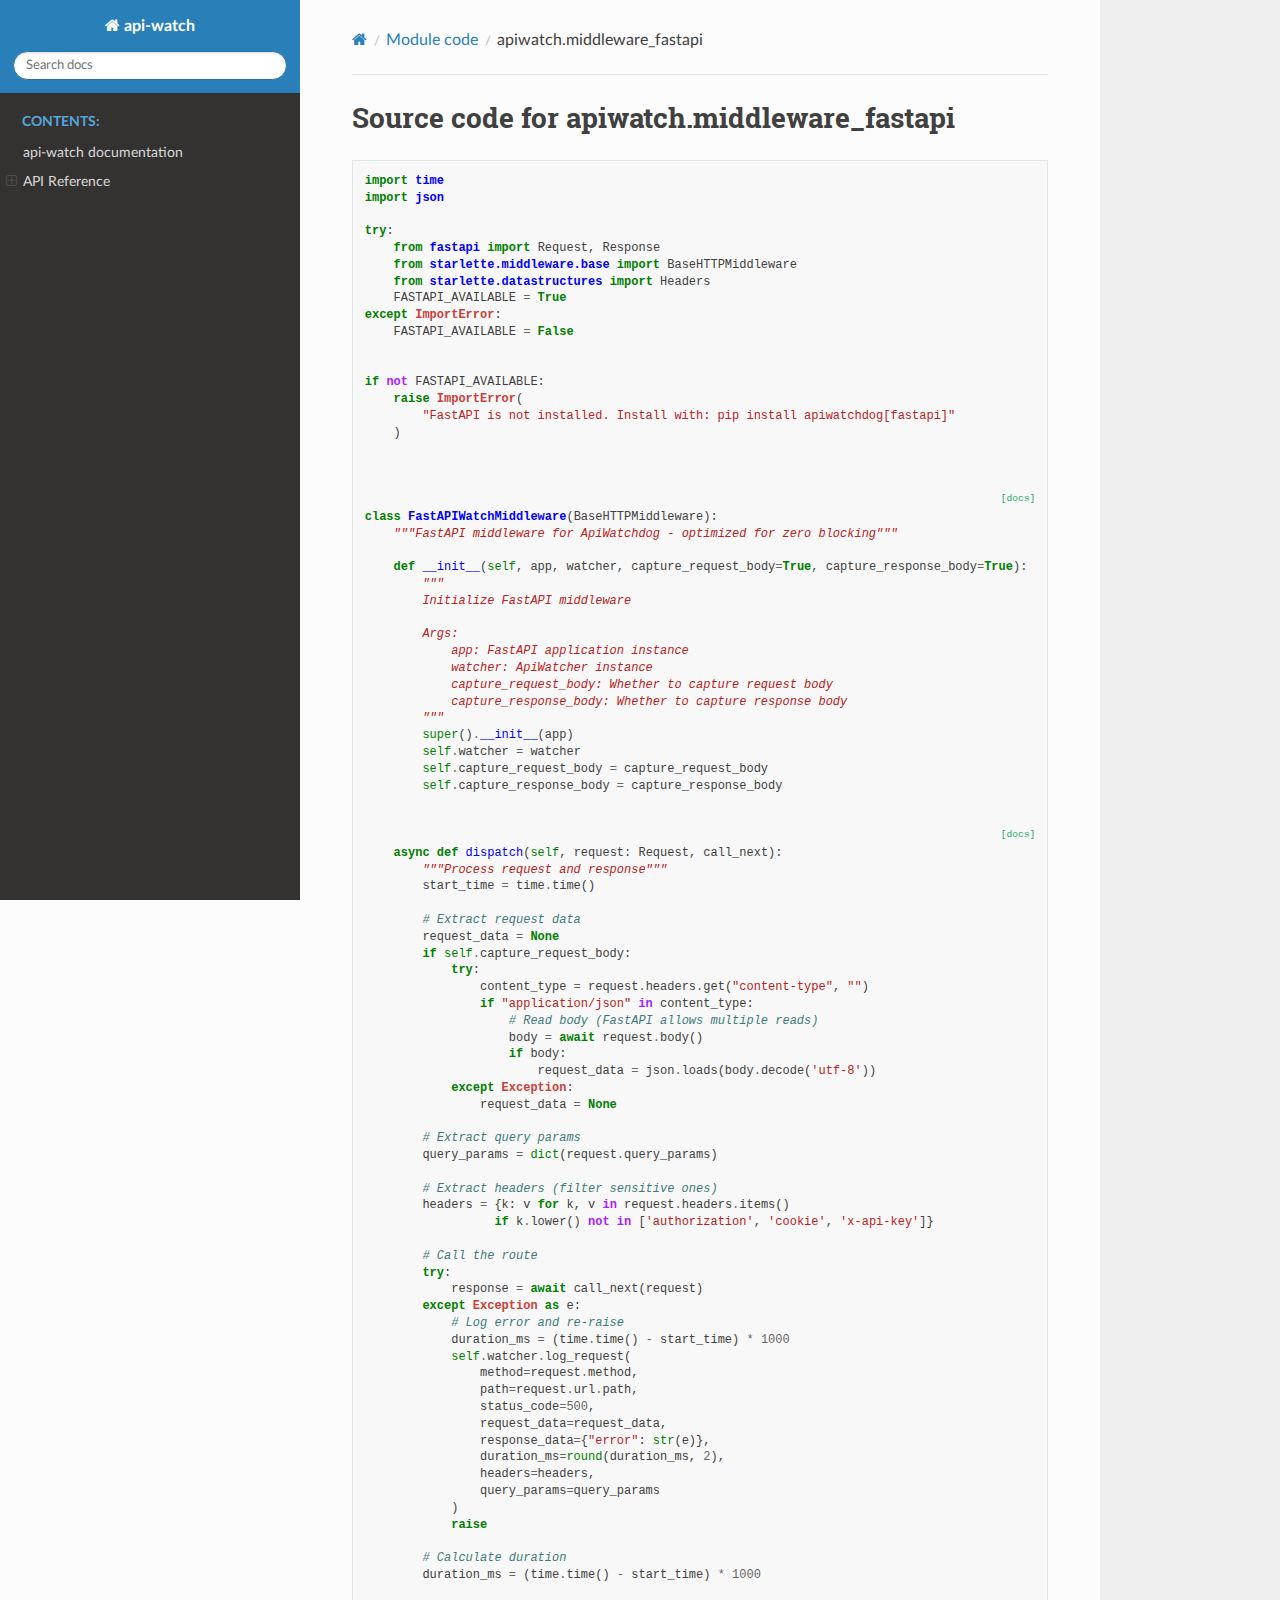
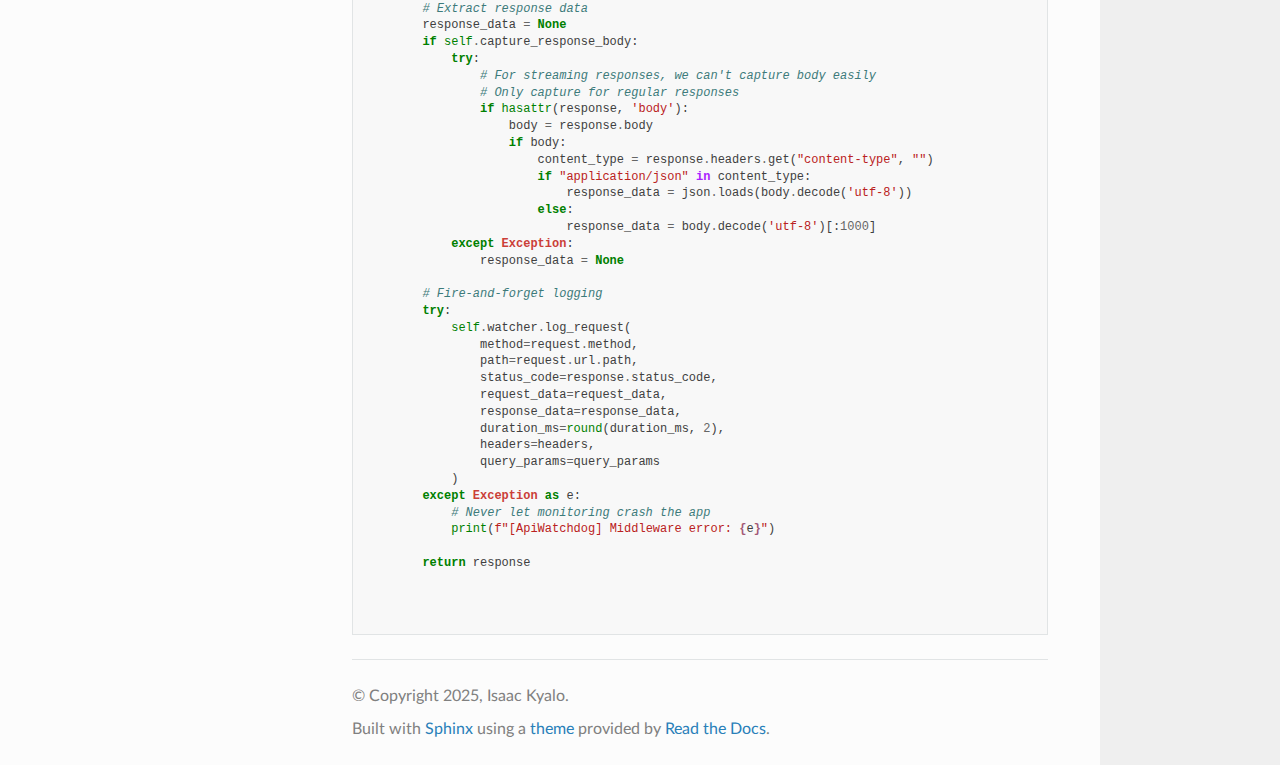
<file: docs/_build/html/_modules/apiwatch/middleware_fastapi.html>
<!DOCTYPE html>
<html class="writer-html5" lang="en" data-content_root="../../">
<head>
  <meta charset="utf-8" />
  <meta name="viewport" content="width=device-width, initial-scale=1.0" />
  <title>apiwatch.middleware_fastapi &mdash; api-watch 0.1.4 documentation</title>
      <link rel="stylesheet" type="text/css" href="../../_static/pygments.css?v=b86133f3" />
      <link rel="stylesheet" type="text/css" href="../../_static/css/theme.css?v=e59714d7" />

  
      <script src="../../_static/jquery.js?v=5d32c60e"></script>
      <script src="../../_static/_sphinx_javascript_frameworks_compat.js?v=2cd50e6c"></script>
      <script src="../../_static/documentation_options.js?v=fd825880"></script>
      <script src="../../_static/doctools.js?v=9bcbadda"></script>
      <script src="../../_static/sphinx_highlight.js?v=dc90522c"></script>
    <script src="../../_static/js/theme.js"></script>
    <link rel="index" title="Index" href="../../genindex.html" />
    <link rel="search" title="Search" href="../../search.html" /> 
</head>

<body class="wy-body-for-nav"> 
  <div class="wy-grid-for-nav">
    <nav data-toggle="wy-nav-shift" class="wy-nav-side">
      <div class="wy-side-scroll">
        <div class="wy-side-nav-search" >

          
          
          <a href="../../index.html" class="icon icon-home">
            api-watch
          </a>
<div role="search">
  <form id="rtd-search-form" class="wy-form" action="../../search.html" method="get">
    <input type="text" name="q" placeholder="Search docs" aria-label="Search docs" />
    <input type="hidden" name="check_keywords" value="yes" />
    <input type="hidden" name="area" value="default" />
  </form>
</div>
        </div><div class="wy-menu wy-menu-vertical" data-spy="affix" role="navigation" aria-label="Navigation menu">
              <p class="caption" role="heading"><span class="caption-text">Contents:</span></p>
<ul>
<li class="toctree-l1"><a class="reference internal" href="../../index.html">api-watch documentation</a></li>
<li class="toctree-l1"><a class="reference internal" href="../../api.html">API Reference</a><ul>
<li class="toctree-l2"><a class="reference internal" href="../../api.html#apiwatcher">ApiWatcher</a><ul>
<li class="toctree-l3"><a class="reference internal" href="../../api.html#apiwatch.ApiWatcher"><code class="docutils literal notranslate"><span class="pre">ApiWatcher</span></code></a><ul>
<li class="toctree-l4"><a class="reference internal" href="../../api.html#apiwatch.ApiWatcher.clear_history"><code class="docutils literal notranslate"><span class="pre">ApiWatcher.clear_history()</span></code></a></li>
<li class="toctree-l4"><a class="reference internal" href="../../api.html#apiwatch.ApiWatcher.get_history"><code class="docutils literal notranslate"><span class="pre">ApiWatcher.get_history()</span></code></a></li>
<li class="toctree-l4"><a class="reference internal" href="../../api.html#apiwatch.ApiWatcher.log_request"><code class="docutils literal notranslate"><span class="pre">ApiWatcher.log_request()</span></code></a></li>
<li class="toctree-l4"><a class="reference internal" href="../../api.html#apiwatch.ApiWatcher.shutdown"><code class="docutils literal notranslate"><span class="pre">ApiWatcher.shutdown()</span></code></a></li>
</ul>
</li>
</ul>
</li>
<li class="toctree-l2"><a class="reference internal" href="../../api.html#module-apiwatch.middleware_flask">Flask Middleware</a><ul>
<li class="toctree-l3"><a class="reference internal" href="../../api.html#apiwatch.middleware_flask.FlaskWatchMiddleware"><code class="docutils literal notranslate"><span class="pre">FlaskWatchMiddleware</span></code></a></li>
<li class="toctree-l3"><a class="reference internal" href="../../api.html#apiwatch.middleware_flask.watch_route"><code class="docutils literal notranslate"><span class="pre">watch_route()</span></code></a></li>
</ul>
</li>
<li class="toctree-l2"><a class="reference internal" href="../../api.html#module-apiwatch.middleware_fastapi">FastAPI Middleware</a><ul>
<li class="toctree-l3"><a class="reference internal" href="../../api.html#apiwatch.middleware_fastapi.FastAPIWatchMiddleware"><code class="docutils literal notranslate"><span class="pre">FastAPIWatchMiddleware</span></code></a><ul>
<li class="toctree-l4"><a class="reference internal" href="../../api.html#apiwatch.middleware_fastapi.FastAPIWatchMiddleware.dispatch"><code class="docutils literal notranslate"><span class="pre">FastAPIWatchMiddleware.dispatch()</span></code></a></li>
</ul>
</li>
</ul>
</li>
</ul>
</li>
</ul>

        </div>
      </div>
    </nav>

    <section data-toggle="wy-nav-shift" class="wy-nav-content-wrap"><nav class="wy-nav-top" aria-label="Mobile navigation menu" >
          <i data-toggle="wy-nav-top" class="fa fa-bars"></i>
          <a href="../../index.html">api-watch</a>
      </nav>

      <div class="wy-nav-content">
        <div class="rst-content">
          <div role="navigation" aria-label="Page navigation">
  <ul class="wy-breadcrumbs">
      <li><a href="../../index.html" class="icon icon-home" aria-label="Home"></a></li>
          <li class="breadcrumb-item"><a href="../index.html">Module code</a></li>
      <li class="breadcrumb-item active">apiwatch.middleware_fastapi</li>
      <li class="wy-breadcrumbs-aside">
      </li>
  </ul>
  <hr/>
</div>
          <div role="main" class="document" itemscope="itemscope" itemtype="http://schema.org/Article">
           <div itemprop="articleBody">
             
  <h1>Source code for apiwatch.middleware_fastapi</h1><div class="highlight"><pre>
<span></span><span class="kn">import</span><span class="w"> </span><span class="nn">time</span>
<span class="kn">import</span><span class="w"> </span><span class="nn">json</span>

<span class="k">try</span><span class="p">:</span>
    <span class="kn">from</span><span class="w"> </span><span class="nn">fastapi</span><span class="w"> </span><span class="kn">import</span> <span class="n">Request</span><span class="p">,</span> <span class="n">Response</span>
    <span class="kn">from</span><span class="w"> </span><span class="nn">starlette.middleware.base</span><span class="w"> </span><span class="kn">import</span> <span class="n">BaseHTTPMiddleware</span>
    <span class="kn">from</span><span class="w"> </span><span class="nn">starlette.datastructures</span><span class="w"> </span><span class="kn">import</span> <span class="n">Headers</span>
    <span class="n">FASTAPI_AVAILABLE</span> <span class="o">=</span> <span class="kc">True</span>
<span class="k">except</span> <span class="ne">ImportError</span><span class="p">:</span>
    <span class="n">FASTAPI_AVAILABLE</span> <span class="o">=</span> <span class="kc">False</span>


<span class="k">if</span> <span class="ow">not</span> <span class="n">FASTAPI_AVAILABLE</span><span class="p">:</span>
    <span class="k">raise</span> <span class="ne">ImportError</span><span class="p">(</span>
        <span class="s2">&quot;FastAPI is not installed. Install with: pip install apiwatchdog[fastapi]&quot;</span>
    <span class="p">)</span>


<div class="viewcode-block" id="FastAPIWatchMiddleware">
<a class="viewcode-back" href="../../api.html#apiwatch.middleware_fastapi.FastAPIWatchMiddleware">[docs]</a>
<span class="k">class</span><span class="w"> </span><span class="nc">FastAPIWatchMiddleware</span><span class="p">(</span><span class="n">BaseHTTPMiddleware</span><span class="p">):</span>
<span class="w">    </span><span class="sd">&quot;&quot;&quot;FastAPI middleware for ApiWatchdog - optimized for zero blocking&quot;&quot;&quot;</span>
    
    <span class="k">def</span><span class="w"> </span><span class="fm">__init__</span><span class="p">(</span><span class="bp">self</span><span class="p">,</span> <span class="n">app</span><span class="p">,</span> <span class="n">watcher</span><span class="p">,</span> <span class="n">capture_request_body</span><span class="o">=</span><span class="kc">True</span><span class="p">,</span> <span class="n">capture_response_body</span><span class="o">=</span><span class="kc">True</span><span class="p">):</span>
<span class="w">        </span><span class="sd">&quot;&quot;&quot;</span>
<span class="sd">        Initialize FastAPI middleware</span>
<span class="sd">        </span>
<span class="sd">        Args:</span>
<span class="sd">            app: FastAPI application instance</span>
<span class="sd">            watcher: ApiWatcher instance</span>
<span class="sd">            capture_request_body: Whether to capture request body</span>
<span class="sd">            capture_response_body: Whether to capture response body</span>
<span class="sd">        &quot;&quot;&quot;</span>
        <span class="nb">super</span><span class="p">()</span><span class="o">.</span><span class="fm">__init__</span><span class="p">(</span><span class="n">app</span><span class="p">)</span>
        <span class="bp">self</span><span class="o">.</span><span class="n">watcher</span> <span class="o">=</span> <span class="n">watcher</span>
        <span class="bp">self</span><span class="o">.</span><span class="n">capture_request_body</span> <span class="o">=</span> <span class="n">capture_request_body</span>
        <span class="bp">self</span><span class="o">.</span><span class="n">capture_response_body</span> <span class="o">=</span> <span class="n">capture_response_body</span>
    
<div class="viewcode-block" id="FastAPIWatchMiddleware.dispatch">
<a class="viewcode-back" href="../../api.html#apiwatch.middleware_fastapi.FastAPIWatchMiddleware.dispatch">[docs]</a>
    <span class="k">async</span> <span class="k">def</span><span class="w"> </span><span class="nf">dispatch</span><span class="p">(</span><span class="bp">self</span><span class="p">,</span> <span class="n">request</span><span class="p">:</span> <span class="n">Request</span><span class="p">,</span> <span class="n">call_next</span><span class="p">):</span>
<span class="w">        </span><span class="sd">&quot;&quot;&quot;Process request and response&quot;&quot;&quot;</span>
        <span class="n">start_time</span> <span class="o">=</span> <span class="n">time</span><span class="o">.</span><span class="n">time</span><span class="p">()</span>
        
        <span class="c1"># Extract request data</span>
        <span class="n">request_data</span> <span class="o">=</span> <span class="kc">None</span>
        <span class="k">if</span> <span class="bp">self</span><span class="o">.</span><span class="n">capture_request_body</span><span class="p">:</span>
            <span class="k">try</span><span class="p">:</span>
                <span class="n">content_type</span> <span class="o">=</span> <span class="n">request</span><span class="o">.</span><span class="n">headers</span><span class="o">.</span><span class="n">get</span><span class="p">(</span><span class="s2">&quot;content-type&quot;</span><span class="p">,</span> <span class="s2">&quot;&quot;</span><span class="p">)</span>
                <span class="k">if</span> <span class="s2">&quot;application/json&quot;</span> <span class="ow">in</span> <span class="n">content_type</span><span class="p">:</span>
                    <span class="c1"># Read body (FastAPI allows multiple reads)</span>
                    <span class="n">body</span> <span class="o">=</span> <span class="k">await</span> <span class="n">request</span><span class="o">.</span><span class="n">body</span><span class="p">()</span>
                    <span class="k">if</span> <span class="n">body</span><span class="p">:</span>
                        <span class="n">request_data</span> <span class="o">=</span> <span class="n">json</span><span class="o">.</span><span class="n">loads</span><span class="p">(</span><span class="n">body</span><span class="o">.</span><span class="n">decode</span><span class="p">(</span><span class="s1">&#39;utf-8&#39;</span><span class="p">))</span>
            <span class="k">except</span> <span class="ne">Exception</span><span class="p">:</span>
                <span class="n">request_data</span> <span class="o">=</span> <span class="kc">None</span>
        
        <span class="c1"># Extract query params</span>
        <span class="n">query_params</span> <span class="o">=</span> <span class="nb">dict</span><span class="p">(</span><span class="n">request</span><span class="o">.</span><span class="n">query_params</span><span class="p">)</span>
        
        <span class="c1"># Extract headers (filter sensitive ones)</span>
        <span class="n">headers</span> <span class="o">=</span> <span class="p">{</span><span class="n">k</span><span class="p">:</span> <span class="n">v</span> <span class="k">for</span> <span class="n">k</span><span class="p">,</span> <span class="n">v</span> <span class="ow">in</span> <span class="n">request</span><span class="o">.</span><span class="n">headers</span><span class="o">.</span><span class="n">items</span><span class="p">()</span>
                  <span class="k">if</span> <span class="n">k</span><span class="o">.</span><span class="n">lower</span><span class="p">()</span> <span class="ow">not</span> <span class="ow">in</span> <span class="p">[</span><span class="s1">&#39;authorization&#39;</span><span class="p">,</span> <span class="s1">&#39;cookie&#39;</span><span class="p">,</span> <span class="s1">&#39;x-api-key&#39;</span><span class="p">]}</span>
        
        <span class="c1"># Call the route</span>
        <span class="k">try</span><span class="p">:</span>
            <span class="n">response</span> <span class="o">=</span> <span class="k">await</span> <span class="n">call_next</span><span class="p">(</span><span class="n">request</span><span class="p">)</span>
        <span class="k">except</span> <span class="ne">Exception</span> <span class="k">as</span> <span class="n">e</span><span class="p">:</span>
            <span class="c1"># Log error and re-raise</span>
            <span class="n">duration_ms</span> <span class="o">=</span> <span class="p">(</span><span class="n">time</span><span class="o">.</span><span class="n">time</span><span class="p">()</span> <span class="o">-</span> <span class="n">start_time</span><span class="p">)</span> <span class="o">*</span> <span class="mi">1000</span>
            <span class="bp">self</span><span class="o">.</span><span class="n">watcher</span><span class="o">.</span><span class="n">log_request</span><span class="p">(</span>
                <span class="n">method</span><span class="o">=</span><span class="n">request</span><span class="o">.</span><span class="n">method</span><span class="p">,</span>
                <span class="n">path</span><span class="o">=</span><span class="n">request</span><span class="o">.</span><span class="n">url</span><span class="o">.</span><span class="n">path</span><span class="p">,</span>
                <span class="n">status_code</span><span class="o">=</span><span class="mi">500</span><span class="p">,</span>
                <span class="n">request_data</span><span class="o">=</span><span class="n">request_data</span><span class="p">,</span>
                <span class="n">response_data</span><span class="o">=</span><span class="p">{</span><span class="s2">&quot;error&quot;</span><span class="p">:</span> <span class="nb">str</span><span class="p">(</span><span class="n">e</span><span class="p">)},</span>
                <span class="n">duration_ms</span><span class="o">=</span><span class="nb">round</span><span class="p">(</span><span class="n">duration_ms</span><span class="p">,</span> <span class="mi">2</span><span class="p">),</span>
                <span class="n">headers</span><span class="o">=</span><span class="n">headers</span><span class="p">,</span>
                <span class="n">query_params</span><span class="o">=</span><span class="n">query_params</span>
            <span class="p">)</span>
            <span class="k">raise</span>
        
        <span class="c1"># Calculate duration</span>
        <span class="n">duration_ms</span> <span class="o">=</span> <span class="p">(</span><span class="n">time</span><span class="o">.</span><span class="n">time</span><span class="p">()</span> <span class="o">-</span> <span class="n">start_time</span><span class="p">)</span> <span class="o">*</span> <span class="mi">1000</span>
        
        <span class="c1"># Extract response data</span>
        <span class="n">response_data</span> <span class="o">=</span> <span class="kc">None</span>
        <span class="k">if</span> <span class="bp">self</span><span class="o">.</span><span class="n">capture_response_body</span><span class="p">:</span>
            <span class="k">try</span><span class="p">:</span>
                <span class="c1"># For streaming responses, we can&#39;t capture body easily</span>
                <span class="c1"># Only capture for regular responses</span>
                <span class="k">if</span> <span class="nb">hasattr</span><span class="p">(</span><span class="n">response</span><span class="p">,</span> <span class="s1">&#39;body&#39;</span><span class="p">):</span>
                    <span class="n">body</span> <span class="o">=</span> <span class="n">response</span><span class="o">.</span><span class="n">body</span>
                    <span class="k">if</span> <span class="n">body</span><span class="p">:</span>
                        <span class="n">content_type</span> <span class="o">=</span> <span class="n">response</span><span class="o">.</span><span class="n">headers</span><span class="o">.</span><span class="n">get</span><span class="p">(</span><span class="s2">&quot;content-type&quot;</span><span class="p">,</span> <span class="s2">&quot;&quot;</span><span class="p">)</span>
                        <span class="k">if</span> <span class="s2">&quot;application/json&quot;</span> <span class="ow">in</span> <span class="n">content_type</span><span class="p">:</span>
                            <span class="n">response_data</span> <span class="o">=</span> <span class="n">json</span><span class="o">.</span><span class="n">loads</span><span class="p">(</span><span class="n">body</span><span class="o">.</span><span class="n">decode</span><span class="p">(</span><span class="s1">&#39;utf-8&#39;</span><span class="p">))</span>
                        <span class="k">else</span><span class="p">:</span>
                            <span class="n">response_data</span> <span class="o">=</span> <span class="n">body</span><span class="o">.</span><span class="n">decode</span><span class="p">(</span><span class="s1">&#39;utf-8&#39;</span><span class="p">)[:</span><span class="mi">1000</span><span class="p">]</span>
            <span class="k">except</span> <span class="ne">Exception</span><span class="p">:</span>
                <span class="n">response_data</span> <span class="o">=</span> <span class="kc">None</span>
        
        <span class="c1"># Fire-and-forget logging</span>
        <span class="k">try</span><span class="p">:</span>
            <span class="bp">self</span><span class="o">.</span><span class="n">watcher</span><span class="o">.</span><span class="n">log_request</span><span class="p">(</span>
                <span class="n">method</span><span class="o">=</span><span class="n">request</span><span class="o">.</span><span class="n">method</span><span class="p">,</span>
                <span class="n">path</span><span class="o">=</span><span class="n">request</span><span class="o">.</span><span class="n">url</span><span class="o">.</span><span class="n">path</span><span class="p">,</span>
                <span class="n">status_code</span><span class="o">=</span><span class="n">response</span><span class="o">.</span><span class="n">status_code</span><span class="p">,</span>
                <span class="n">request_data</span><span class="o">=</span><span class="n">request_data</span><span class="p">,</span>
                <span class="n">response_data</span><span class="o">=</span><span class="n">response_data</span><span class="p">,</span>
                <span class="n">duration_ms</span><span class="o">=</span><span class="nb">round</span><span class="p">(</span><span class="n">duration_ms</span><span class="p">,</span> <span class="mi">2</span><span class="p">),</span>
                <span class="n">headers</span><span class="o">=</span><span class="n">headers</span><span class="p">,</span>
                <span class="n">query_params</span><span class="o">=</span><span class="n">query_params</span>
            <span class="p">)</span>
        <span class="k">except</span> <span class="ne">Exception</span> <span class="k">as</span> <span class="n">e</span><span class="p">:</span>
            <span class="c1"># Never let monitoring crash the app</span>
            <span class="nb">print</span><span class="p">(</span><span class="sa">f</span><span class="s2">&quot;[ApiWatchdog] Middleware error: </span><span class="si">{</span><span class="n">e</span><span class="si">}</span><span class="s2">&quot;</span><span class="p">)</span>
        
        <span class="k">return</span> <span class="n">response</span></div>
</div>

</pre></div>

           </div>
          </div>
          <footer>

  <hr/>

  <div role="contentinfo">
    <p>&#169; Copyright 2025, Isaac Kyalo.</p>
  </div>

  Built with <a href="https://www.sphinx-doc.org/">Sphinx</a> using a
    <a href="https://github.com/readthedocs/sphinx_rtd_theme">theme</a>
    provided by <a href="https://readthedocs.org">Read the Docs</a>.
   

</footer>
        </div>
      </div>
    </section>
  </div>
  <script>
      jQuery(function () {
          SphinxRtdTheme.Navigation.enable(true);
      });
  </script> 

</body>
</html>
</file>
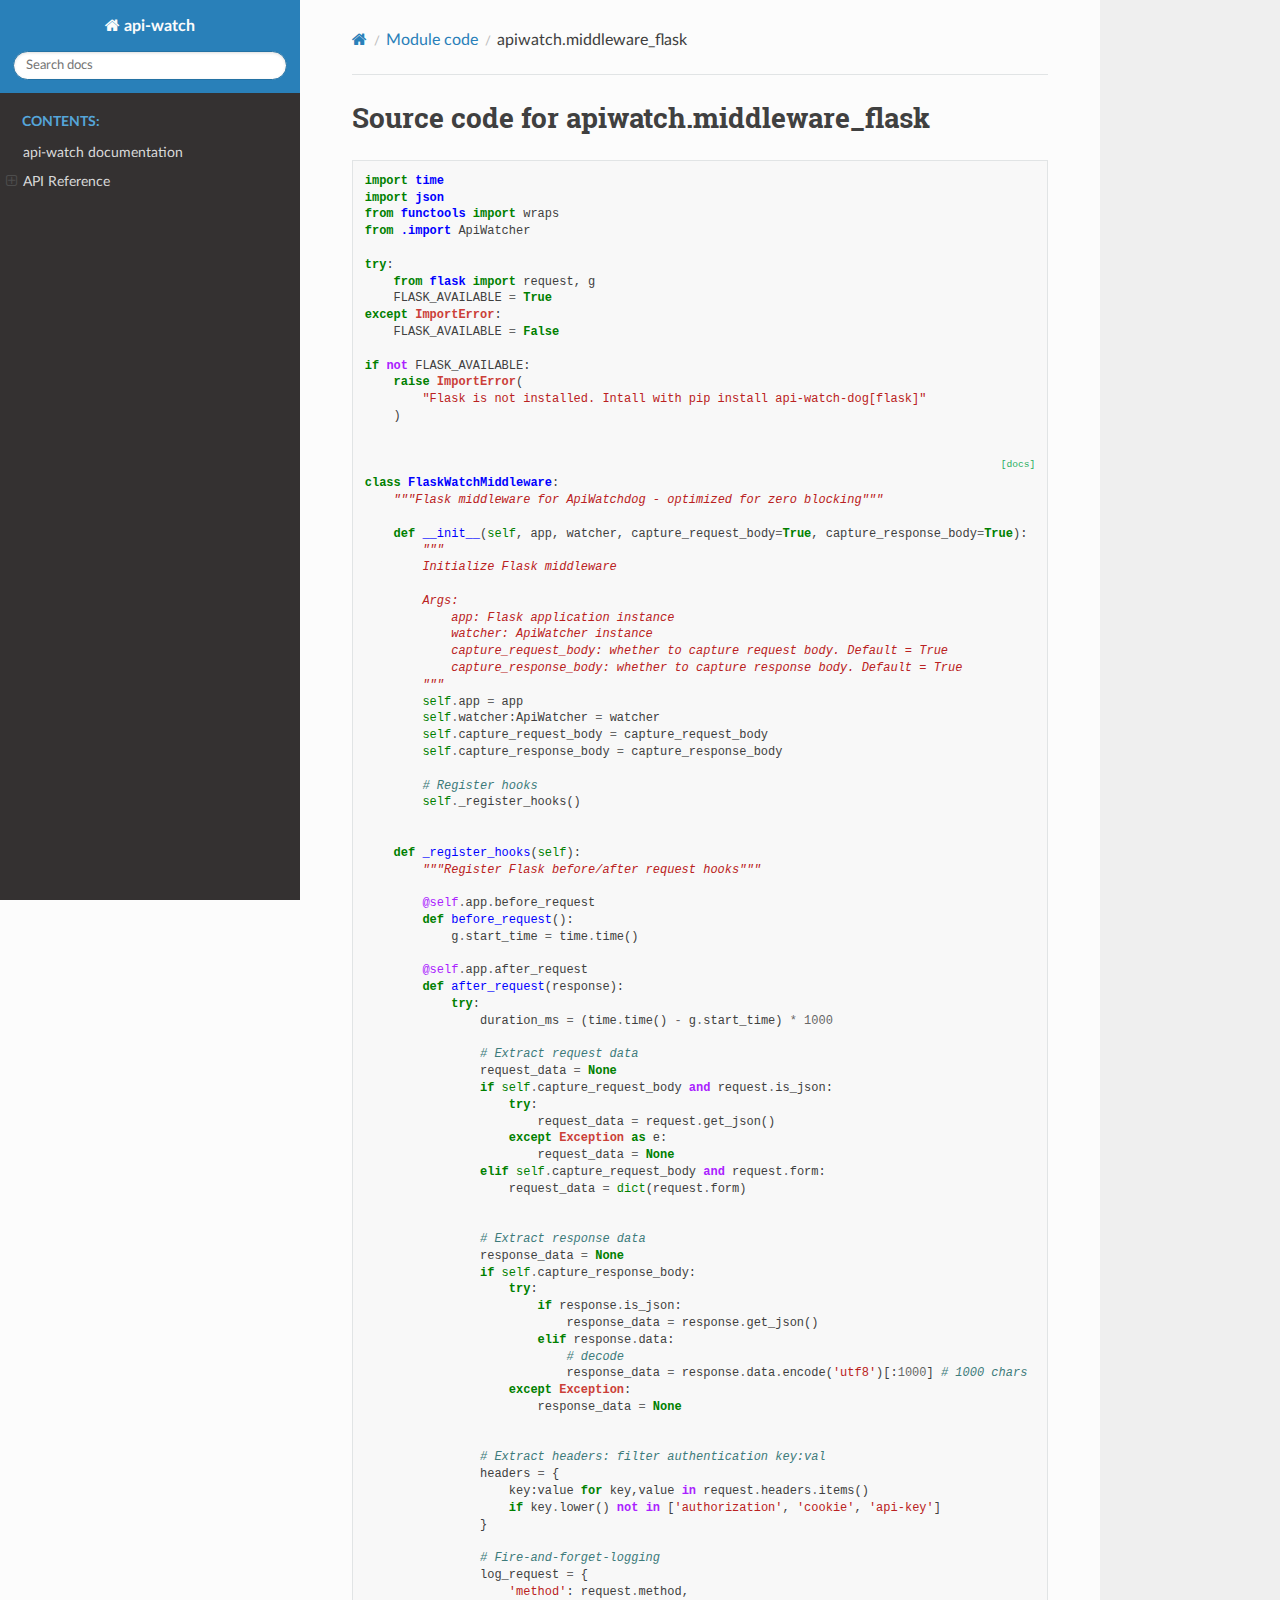
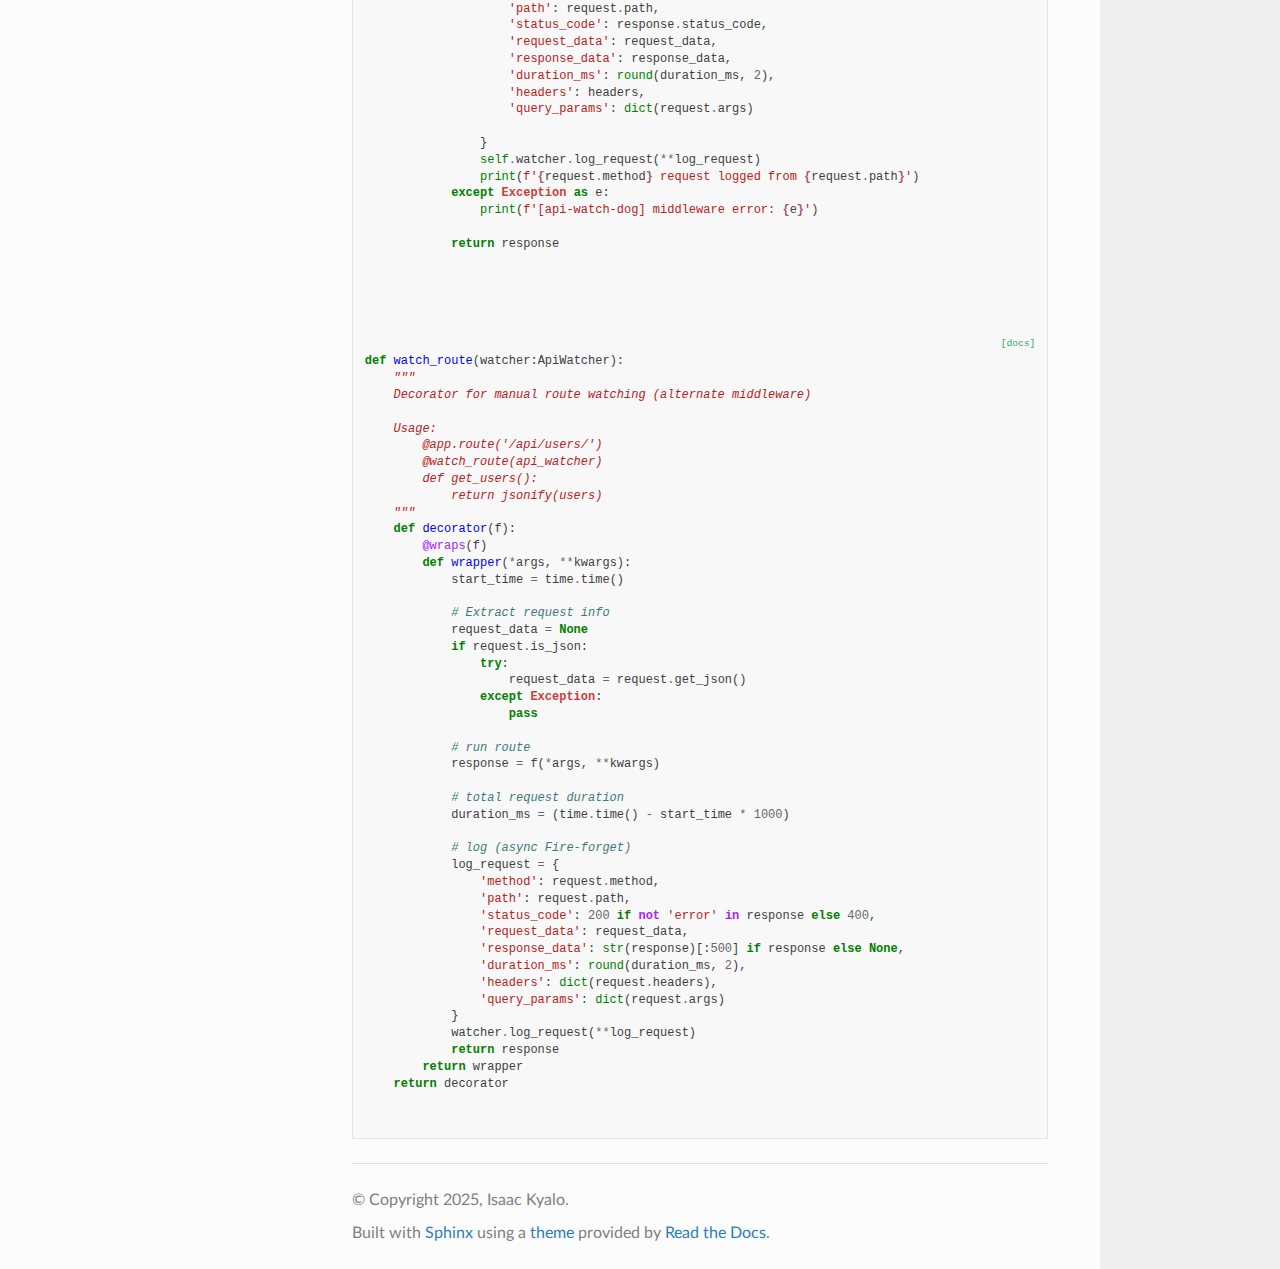
<file: docs/_build/html/_modules/apiwatch/middleware_flask.html>
<!DOCTYPE html>
<html class="writer-html5" lang="en" data-content_root="../../">
<head>
  <meta charset="utf-8" />
  <meta name="viewport" content="width=device-width, initial-scale=1.0" />
  <title>apiwatch.middleware_flask &mdash; api-watch 0.1.4 documentation</title>
      <link rel="stylesheet" type="text/css" href="../../_static/pygments.css?v=b86133f3" />
      <link rel="stylesheet" type="text/css" href="../../_static/css/theme.css?v=e59714d7" />

  
      <script src="../../_static/jquery.js?v=5d32c60e"></script>
      <script src="../../_static/_sphinx_javascript_frameworks_compat.js?v=2cd50e6c"></script>
      <script src="../../_static/documentation_options.js?v=fd825880"></script>
      <script src="../../_static/doctools.js?v=9bcbadda"></script>
      <script src="../../_static/sphinx_highlight.js?v=dc90522c"></script>
    <script src="../../_static/js/theme.js"></script>
    <link rel="index" title="Index" href="../../genindex.html" />
    <link rel="search" title="Search" href="../../search.html" /> 
</head>

<body class="wy-body-for-nav"> 
  <div class="wy-grid-for-nav">
    <nav data-toggle="wy-nav-shift" class="wy-nav-side">
      <div class="wy-side-scroll">
        <div class="wy-side-nav-search" >

          
          
          <a href="../../index.html" class="icon icon-home">
            api-watch
          </a>
<div role="search">
  <form id="rtd-search-form" class="wy-form" action="../../search.html" method="get">
    <input type="text" name="q" placeholder="Search docs" aria-label="Search docs" />
    <input type="hidden" name="check_keywords" value="yes" />
    <input type="hidden" name="area" value="default" />
  </form>
</div>
        </div><div class="wy-menu wy-menu-vertical" data-spy="affix" role="navigation" aria-label="Navigation menu">
              <p class="caption" role="heading"><span class="caption-text">Contents:</span></p>
<ul>
<li class="toctree-l1"><a class="reference internal" href="../../index.html">api-watch documentation</a></li>
<li class="toctree-l1"><a class="reference internal" href="../../api.html">API Reference</a><ul>
<li class="toctree-l2"><a class="reference internal" href="../../api.html#apiwatcher">ApiWatcher</a><ul>
<li class="toctree-l3"><a class="reference internal" href="../../api.html#apiwatch.ApiWatcher"><code class="docutils literal notranslate"><span class="pre">ApiWatcher</span></code></a><ul>
<li class="toctree-l4"><a class="reference internal" href="../../api.html#apiwatch.ApiWatcher.clear_history"><code class="docutils literal notranslate"><span class="pre">ApiWatcher.clear_history()</span></code></a></li>
<li class="toctree-l4"><a class="reference internal" href="../../api.html#apiwatch.ApiWatcher.get_history"><code class="docutils literal notranslate"><span class="pre">ApiWatcher.get_history()</span></code></a></li>
<li class="toctree-l4"><a class="reference internal" href="../../api.html#apiwatch.ApiWatcher.log_request"><code class="docutils literal notranslate"><span class="pre">ApiWatcher.log_request()</span></code></a></li>
<li class="toctree-l4"><a class="reference internal" href="../../api.html#apiwatch.ApiWatcher.shutdown"><code class="docutils literal notranslate"><span class="pre">ApiWatcher.shutdown()</span></code></a></li>
</ul>
</li>
</ul>
</li>
<li class="toctree-l2"><a class="reference internal" href="../../api.html#module-apiwatch.middleware_flask">Flask Middleware</a><ul>
<li class="toctree-l3"><a class="reference internal" href="../../api.html#apiwatch.middleware_flask.FlaskWatchMiddleware"><code class="docutils literal notranslate"><span class="pre">FlaskWatchMiddleware</span></code></a></li>
<li class="toctree-l3"><a class="reference internal" href="../../api.html#apiwatch.middleware_flask.watch_route"><code class="docutils literal notranslate"><span class="pre">watch_route()</span></code></a></li>
</ul>
</li>
<li class="toctree-l2"><a class="reference internal" href="../../api.html#module-apiwatch.middleware_fastapi">FastAPI Middleware</a><ul>
<li class="toctree-l3"><a class="reference internal" href="../../api.html#apiwatch.middleware_fastapi.FastAPIWatchMiddleware"><code class="docutils literal notranslate"><span class="pre">FastAPIWatchMiddleware</span></code></a><ul>
<li class="toctree-l4"><a class="reference internal" href="../../api.html#apiwatch.middleware_fastapi.FastAPIWatchMiddleware.dispatch"><code class="docutils literal notranslate"><span class="pre">FastAPIWatchMiddleware.dispatch()</span></code></a></li>
</ul>
</li>
</ul>
</li>
</ul>
</li>
</ul>

        </div>
      </div>
    </nav>

    <section data-toggle="wy-nav-shift" class="wy-nav-content-wrap"><nav class="wy-nav-top" aria-label="Mobile navigation menu" >
          <i data-toggle="wy-nav-top" class="fa fa-bars"></i>
          <a href="../../index.html">api-watch</a>
      </nav>

      <div class="wy-nav-content">
        <div class="rst-content">
          <div role="navigation" aria-label="Page navigation">
  <ul class="wy-breadcrumbs">
      <li><a href="../../index.html" class="icon icon-home" aria-label="Home"></a></li>
          <li class="breadcrumb-item"><a href="../index.html">Module code</a></li>
      <li class="breadcrumb-item active">apiwatch.middleware_flask</li>
      <li class="wy-breadcrumbs-aside">
      </li>
  </ul>
  <hr/>
</div>
          <div role="main" class="document" itemscope="itemscope" itemtype="http://schema.org/Article">
           <div itemprop="articleBody">
             
  <h1>Source code for apiwatch.middleware_flask</h1><div class="highlight"><pre>
<span></span><span class="kn">import</span><span class="w"> </span><span class="nn">time</span> 
<span class="kn">import</span><span class="w"> </span><span class="nn">json</span>
<span class="kn">from</span><span class="w"> </span><span class="nn">functools</span><span class="w"> </span><span class="kn">import</span> <span class="n">wraps</span>
<span class="kn">from</span><span class="w"> </span><span class="nn">.import</span> <span class="n">ApiWatcher</span>

<span class="k">try</span><span class="p">:</span>
    <span class="kn">from</span><span class="w"> </span><span class="nn">flask</span><span class="w"> </span><span class="kn">import</span> <span class="n">request</span><span class="p">,</span> <span class="n">g</span> 
    <span class="n">FLASK_AVAILABLE</span> <span class="o">=</span> <span class="kc">True</span>
<span class="k">except</span> <span class="ne">ImportError</span><span class="p">:</span>
    <span class="n">FLASK_AVAILABLE</span> <span class="o">=</span> <span class="kc">False</span>

<span class="k">if</span> <span class="ow">not</span> <span class="n">FLASK_AVAILABLE</span><span class="p">:</span>
    <span class="k">raise</span> <span class="ne">ImportError</span><span class="p">(</span>
        <span class="s2">&quot;Flask is not installed. Intall with pip install api-watch-dog[flask]&quot;</span>
    <span class="p">)</span>

<div class="viewcode-block" id="FlaskWatchMiddleware">
<a class="viewcode-back" href="../../api.html#apiwatch.middleware_flask.FlaskWatchMiddleware">[docs]</a>
<span class="k">class</span><span class="w"> </span><span class="nc">FlaskWatchMiddleware</span><span class="p">:</span>
<span class="w">    </span><span class="sd">&quot;&quot;&quot;Flask middleware for ApiWatchdog - optimized for zero blocking&quot;&quot;&quot;</span>

    <span class="k">def</span><span class="w"> </span><span class="fm">__init__</span><span class="p">(</span><span class="bp">self</span><span class="p">,</span> <span class="n">app</span><span class="p">,</span> <span class="n">watcher</span><span class="p">,</span> <span class="n">capture_request_body</span><span class="o">=</span><span class="kc">True</span><span class="p">,</span> <span class="n">capture_response_body</span><span class="o">=</span><span class="kc">True</span><span class="p">):</span>
<span class="w">        </span><span class="sd">&quot;&quot;&quot;</span>
<span class="sd">        Initialize Flask middleware</span>

<span class="sd">        Args:</span>
<span class="sd">            app: Flask application instance</span>
<span class="sd">            watcher: ApiWatcher instance</span>
<span class="sd">            capture_request_body: whether to capture request body. Default = True</span>
<span class="sd">            capture_response_body: whether to capture response body. Default = True</span>
<span class="sd">        &quot;&quot;&quot;</span>
        <span class="bp">self</span><span class="o">.</span><span class="n">app</span> <span class="o">=</span> <span class="n">app</span>
        <span class="bp">self</span><span class="o">.</span><span class="n">watcher</span><span class="p">:</span><span class="n">ApiWatcher</span> <span class="o">=</span> <span class="n">watcher</span>
        <span class="bp">self</span><span class="o">.</span><span class="n">capture_request_body</span> <span class="o">=</span> <span class="n">capture_request_body</span>
        <span class="bp">self</span><span class="o">.</span><span class="n">capture_response_body</span> <span class="o">=</span> <span class="n">capture_response_body</span>

        <span class="c1"># Register hooks</span>
        <span class="bp">self</span><span class="o">.</span><span class="n">_register_hooks</span><span class="p">()</span>
    

    <span class="k">def</span><span class="w"> </span><span class="nf">_register_hooks</span><span class="p">(</span><span class="bp">self</span><span class="p">):</span>
<span class="w">        </span><span class="sd">&quot;&quot;&quot;Register Flask before/after request hooks&quot;&quot;&quot;</span>

        <span class="nd">@self</span><span class="o">.</span><span class="n">app</span><span class="o">.</span><span class="n">before_request</span>
        <span class="k">def</span><span class="w"> </span><span class="nf">before_request</span><span class="p">():</span>
            <span class="n">g</span><span class="o">.</span><span class="n">start_time</span> <span class="o">=</span> <span class="n">time</span><span class="o">.</span><span class="n">time</span><span class="p">()</span>
        
        <span class="nd">@self</span><span class="o">.</span><span class="n">app</span><span class="o">.</span><span class="n">after_request</span>
        <span class="k">def</span><span class="w"> </span><span class="nf">after_request</span><span class="p">(</span><span class="n">response</span><span class="p">):</span>
            <span class="k">try</span><span class="p">:</span>
                <span class="n">duration_ms</span> <span class="o">=</span> <span class="p">(</span><span class="n">time</span><span class="o">.</span><span class="n">time</span><span class="p">()</span> <span class="o">-</span> <span class="n">g</span><span class="o">.</span><span class="n">start_time</span><span class="p">)</span> <span class="o">*</span> <span class="mi">1000</span>

                <span class="c1"># Extract request data </span>
                <span class="n">request_data</span> <span class="o">=</span> <span class="kc">None</span>
                <span class="k">if</span> <span class="bp">self</span><span class="o">.</span><span class="n">capture_request_body</span> <span class="ow">and</span> <span class="n">request</span><span class="o">.</span><span class="n">is_json</span><span class="p">:</span>
                    <span class="k">try</span><span class="p">:</span>
                        <span class="n">request_data</span> <span class="o">=</span> <span class="n">request</span><span class="o">.</span><span class="n">get_json</span><span class="p">()</span>
                    <span class="k">except</span> <span class="ne">Exception</span> <span class="k">as</span> <span class="n">e</span><span class="p">:</span>
                        <span class="n">request_data</span> <span class="o">=</span> <span class="kc">None</span>
                <span class="k">elif</span> <span class="bp">self</span><span class="o">.</span><span class="n">capture_request_body</span> <span class="ow">and</span> <span class="n">request</span><span class="o">.</span><span class="n">form</span><span class="p">:</span>
                    <span class="n">request_data</span> <span class="o">=</span> <span class="nb">dict</span><span class="p">(</span><span class="n">request</span><span class="o">.</span><span class="n">form</span><span class="p">)</span>


                <span class="c1"># Extract response data </span>
                <span class="n">response_data</span> <span class="o">=</span> <span class="kc">None</span>
                <span class="k">if</span> <span class="bp">self</span><span class="o">.</span><span class="n">capture_response_body</span><span class="p">:</span>
                    <span class="k">try</span><span class="p">:</span>
                        <span class="k">if</span> <span class="n">response</span><span class="o">.</span><span class="n">is_json</span><span class="p">:</span>
                            <span class="n">response_data</span> <span class="o">=</span> <span class="n">response</span><span class="o">.</span><span class="n">get_json</span><span class="p">()</span>
                        <span class="k">elif</span> <span class="n">response</span><span class="o">.</span><span class="n">data</span><span class="p">:</span>
                            <span class="c1"># decode </span>
                            <span class="n">response_data</span> <span class="o">=</span> <span class="n">response</span><span class="o">.</span><span class="n">data</span><span class="o">.</span><span class="n">encode</span><span class="p">(</span><span class="s1">&#39;utf8&#39;</span><span class="p">)[:</span><span class="mi">1000</span><span class="p">]</span> <span class="c1"># 1000 chars</span>
                    <span class="k">except</span> <span class="ne">Exception</span><span class="p">:</span>
                        <span class="n">response_data</span> <span class="o">=</span> <span class="kc">None</span>
                

                <span class="c1"># Extract headers: filter authentication key:val</span>
                <span class="n">headers</span> <span class="o">=</span> <span class="p">{</span> 
                    <span class="n">key</span><span class="p">:</span><span class="n">value</span> <span class="k">for</span> <span class="n">key</span><span class="p">,</span><span class="n">value</span> <span class="ow">in</span> <span class="n">request</span><span class="o">.</span><span class="n">headers</span><span class="o">.</span><span class="n">items</span><span class="p">()</span>
                    <span class="k">if</span> <span class="n">key</span><span class="o">.</span><span class="n">lower</span><span class="p">()</span> <span class="ow">not</span> <span class="ow">in</span> <span class="p">[</span><span class="s1">&#39;authorization&#39;</span><span class="p">,</span> <span class="s1">&#39;cookie&#39;</span><span class="p">,</span> <span class="s1">&#39;api-key&#39;</span><span class="p">]</span>
                <span class="p">}</span>

                <span class="c1"># Fire-and-forget-logging</span>
                <span class="n">log_request</span> <span class="o">=</span> <span class="p">{</span>
                    <span class="s1">&#39;method&#39;</span><span class="p">:</span> <span class="n">request</span><span class="o">.</span><span class="n">method</span><span class="p">,</span>
                    <span class="s1">&#39;path&#39;</span><span class="p">:</span> <span class="n">request</span><span class="o">.</span><span class="n">path</span><span class="p">,</span>
                    <span class="s1">&#39;status_code&#39;</span><span class="p">:</span> <span class="n">response</span><span class="o">.</span><span class="n">status_code</span><span class="p">,</span>
                    <span class="s1">&#39;request_data&#39;</span><span class="p">:</span> <span class="n">request_data</span><span class="p">,</span>
                    <span class="s1">&#39;response_data&#39;</span><span class="p">:</span> <span class="n">response_data</span><span class="p">,</span>
                    <span class="s1">&#39;duration_ms&#39;</span><span class="p">:</span> <span class="nb">round</span><span class="p">(</span><span class="n">duration_ms</span><span class="p">,</span> <span class="mi">2</span><span class="p">),</span>
                    <span class="s1">&#39;headers&#39;</span><span class="p">:</span> <span class="n">headers</span><span class="p">,</span>
                    <span class="s1">&#39;query_params&#39;</span><span class="p">:</span> <span class="nb">dict</span><span class="p">(</span><span class="n">request</span><span class="o">.</span><span class="n">args</span><span class="p">)</span>

                <span class="p">}</span>
                <span class="bp">self</span><span class="o">.</span><span class="n">watcher</span><span class="o">.</span><span class="n">log_request</span><span class="p">(</span><span class="o">**</span><span class="n">log_request</span><span class="p">)</span>
                <span class="nb">print</span><span class="p">(</span><span class="sa">f</span><span class="s1">&#39;</span><span class="si">{</span><span class="n">request</span><span class="o">.</span><span class="n">method</span><span class="si">}</span><span class="s1"> request logged from </span><span class="si">{</span><span class="n">request</span><span class="o">.</span><span class="n">path</span><span class="si">}</span><span class="s1">&#39;</span><span class="p">)</span>
            <span class="k">except</span> <span class="ne">Exception</span> <span class="k">as</span> <span class="n">e</span><span class="p">:</span>
                <span class="nb">print</span><span class="p">(</span><span class="sa">f</span><span class="s1">&#39;[api-watch-dog] middleware error: </span><span class="si">{</span><span class="n">e</span><span class="si">}</span><span class="s1">&#39;</span><span class="p">)</span>
            
            <span class="k">return</span> <span class="n">response</span></div>



<div class="viewcode-block" id="watch_route">
<a class="viewcode-back" href="../../api.html#apiwatch.middleware_flask.watch_route">[docs]</a>
<span class="k">def</span><span class="w"> </span><span class="nf">watch_route</span><span class="p">(</span><span class="n">watcher</span><span class="p">:</span><span class="n">ApiWatcher</span><span class="p">):</span>
<span class="w">    </span><span class="sd">&quot;&quot;&quot;</span>
<span class="sd">    Decorator for manual route watching (alternate middleware)</span>

<span class="sd">    Usage:</span>
<span class="sd">        @app.route(&#39;/api/users/&#39;)</span>
<span class="sd">        @watch_route(api_watcher)</span>
<span class="sd">        def get_users():</span>
<span class="sd">            return jsonify(users)</span>
<span class="sd">    &quot;&quot;&quot;</span>
    <span class="k">def</span><span class="w"> </span><span class="nf">decorator</span><span class="p">(</span><span class="n">f</span><span class="p">):</span>
        <span class="nd">@wraps</span><span class="p">(</span><span class="n">f</span><span class="p">)</span>
        <span class="k">def</span><span class="w"> </span><span class="nf">wrapper</span><span class="p">(</span><span class="o">*</span><span class="n">args</span><span class="p">,</span> <span class="o">**</span><span class="n">kwargs</span><span class="p">):</span>
            <span class="n">start_time</span> <span class="o">=</span> <span class="n">time</span><span class="o">.</span><span class="n">time</span><span class="p">()</span>

            <span class="c1"># Extract request info</span>
            <span class="n">request_data</span> <span class="o">=</span> <span class="kc">None</span>
            <span class="k">if</span> <span class="n">request</span><span class="o">.</span><span class="n">is_json</span><span class="p">:</span>
                <span class="k">try</span><span class="p">:</span>
                    <span class="n">request_data</span> <span class="o">=</span> <span class="n">request</span><span class="o">.</span><span class="n">get_json</span><span class="p">()</span>
                <span class="k">except</span> <span class="ne">Exception</span><span class="p">:</span>
                    <span class="k">pass</span>
            
            <span class="c1"># run route </span>
            <span class="n">response</span> <span class="o">=</span> <span class="n">f</span><span class="p">(</span><span class="o">*</span><span class="n">args</span><span class="p">,</span> <span class="o">**</span><span class="n">kwargs</span><span class="p">)</span>

            <span class="c1"># total request duration</span>
            <span class="n">duration_ms</span> <span class="o">=</span> <span class="p">(</span><span class="n">time</span><span class="o">.</span><span class="n">time</span><span class="p">()</span> <span class="o">-</span> <span class="n">start_time</span> <span class="o">*</span> <span class="mi">1000</span><span class="p">)</span>

            <span class="c1"># log (async Fire-forget)</span>
            <span class="n">log_request</span> <span class="o">=</span> <span class="p">{</span>
                <span class="s1">&#39;method&#39;</span><span class="p">:</span> <span class="n">request</span><span class="o">.</span><span class="n">method</span><span class="p">,</span>
                <span class="s1">&#39;path&#39;</span><span class="p">:</span> <span class="n">request</span><span class="o">.</span><span class="n">path</span><span class="p">,</span>
                <span class="s1">&#39;status_code&#39;</span><span class="p">:</span> <span class="mi">200</span> <span class="k">if</span> <span class="ow">not</span> <span class="s1">&#39;error&#39;</span> <span class="ow">in</span> <span class="n">response</span> <span class="k">else</span> <span class="mi">400</span><span class="p">,</span>
                <span class="s1">&#39;request_data&#39;</span><span class="p">:</span> <span class="n">request_data</span><span class="p">,</span>
                <span class="s1">&#39;response_data&#39;</span><span class="p">:</span> <span class="nb">str</span><span class="p">(</span><span class="n">response</span><span class="p">)[:</span><span class="mi">500</span><span class="p">]</span> <span class="k">if</span> <span class="n">response</span> <span class="k">else</span> <span class="kc">None</span><span class="p">,</span>
                <span class="s1">&#39;duration_ms&#39;</span><span class="p">:</span> <span class="nb">round</span><span class="p">(</span><span class="n">duration_ms</span><span class="p">,</span> <span class="mi">2</span><span class="p">),</span>
                <span class="s1">&#39;headers&#39;</span><span class="p">:</span> <span class="nb">dict</span><span class="p">(</span><span class="n">request</span><span class="o">.</span><span class="n">headers</span><span class="p">),</span>
                <span class="s1">&#39;query_params&#39;</span><span class="p">:</span> <span class="nb">dict</span><span class="p">(</span><span class="n">request</span><span class="o">.</span><span class="n">args</span><span class="p">)</span>
            <span class="p">}</span>
            <span class="n">watcher</span><span class="o">.</span><span class="n">log_request</span><span class="p">(</span><span class="o">**</span><span class="n">log_request</span><span class="p">)</span>
            <span class="k">return</span> <span class="n">response</span>
        <span class="k">return</span> <span class="n">wrapper</span>
    <span class="k">return</span> <span class="n">decorator</span></div>

</pre></div>

           </div>
          </div>
          <footer>

  <hr/>

  <div role="contentinfo">
    <p>&#169; Copyright 2025, Isaac Kyalo.</p>
  </div>

  Built with <a href="https://www.sphinx-doc.org/">Sphinx</a> using a
    <a href="https://github.com/readthedocs/sphinx_rtd_theme">theme</a>
    provided by <a href="https://readthedocs.org">Read the Docs</a>.
   

</footer>
        </div>
      </div>
    </section>
  </div>
  <script>
      jQuery(function () {
          SphinxRtdTheme.Navigation.enable(true);
      });
  </script> 

</body>
</html>
</file>
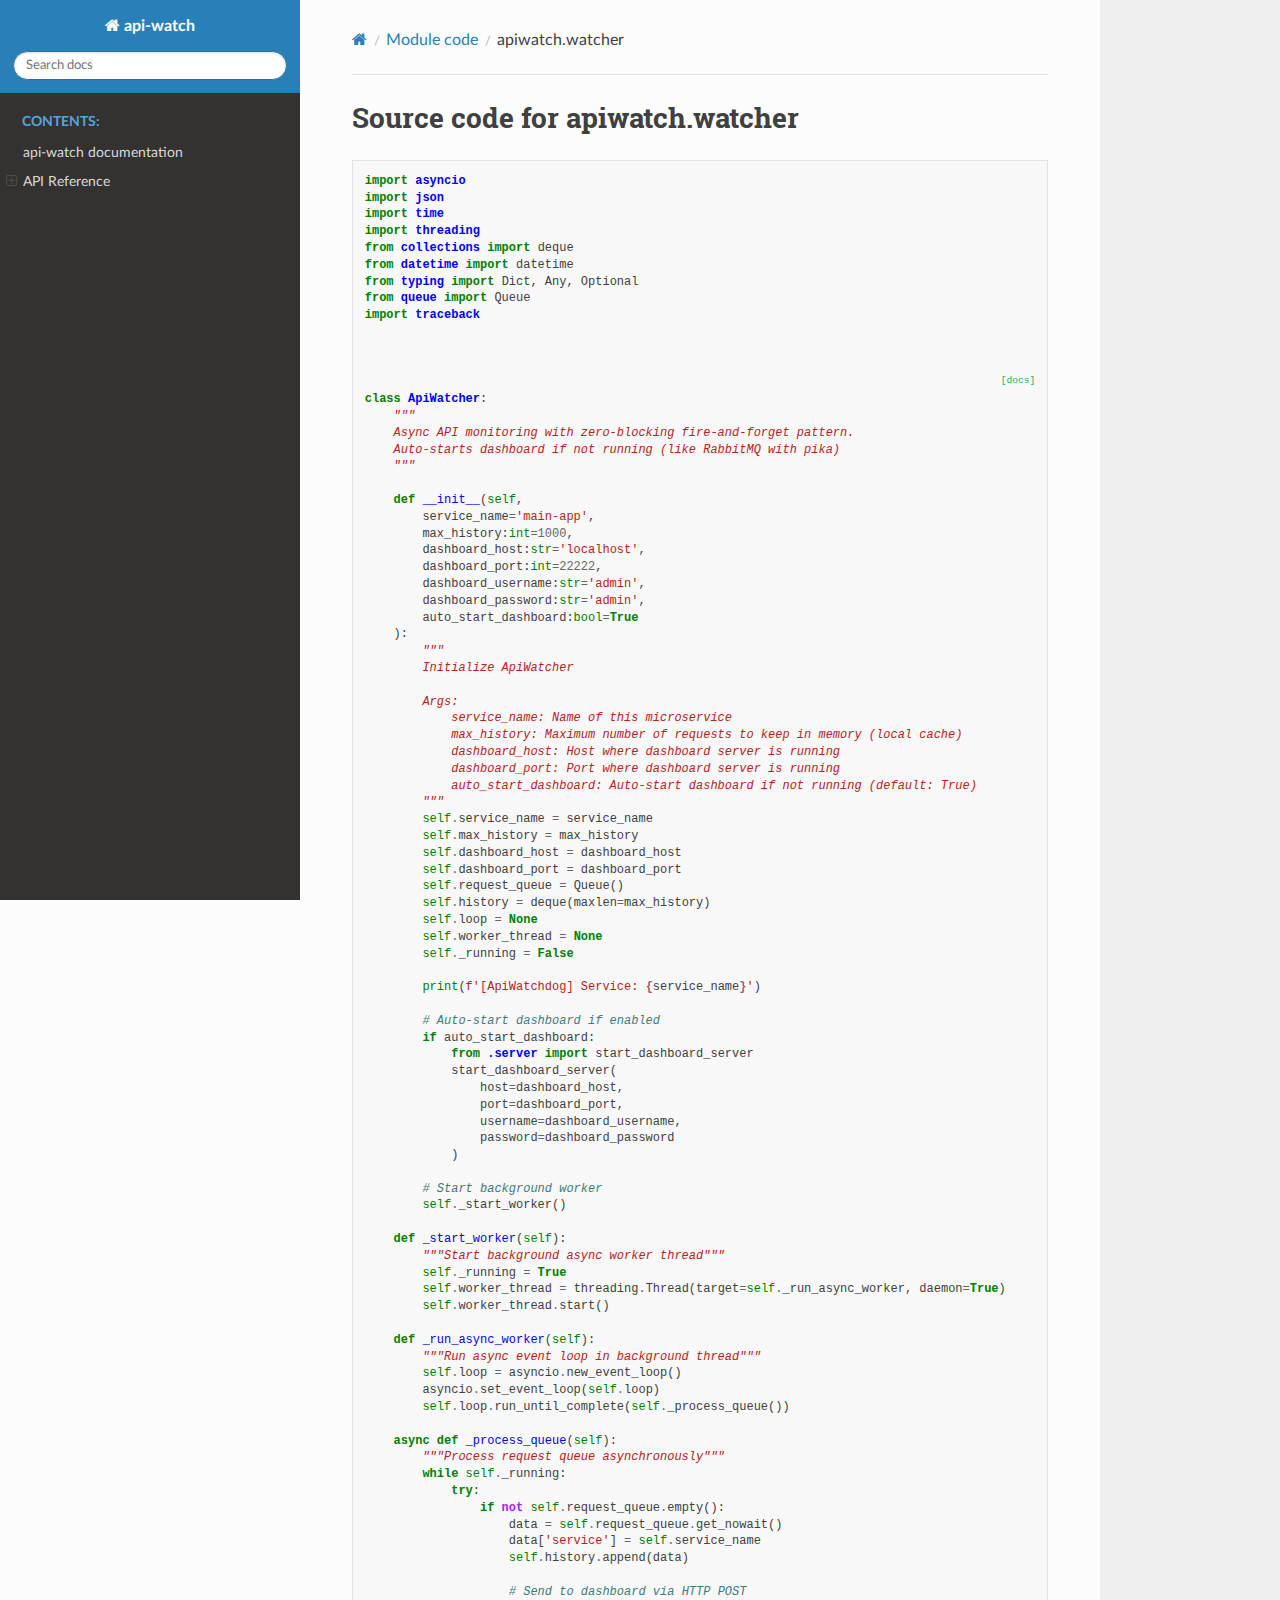
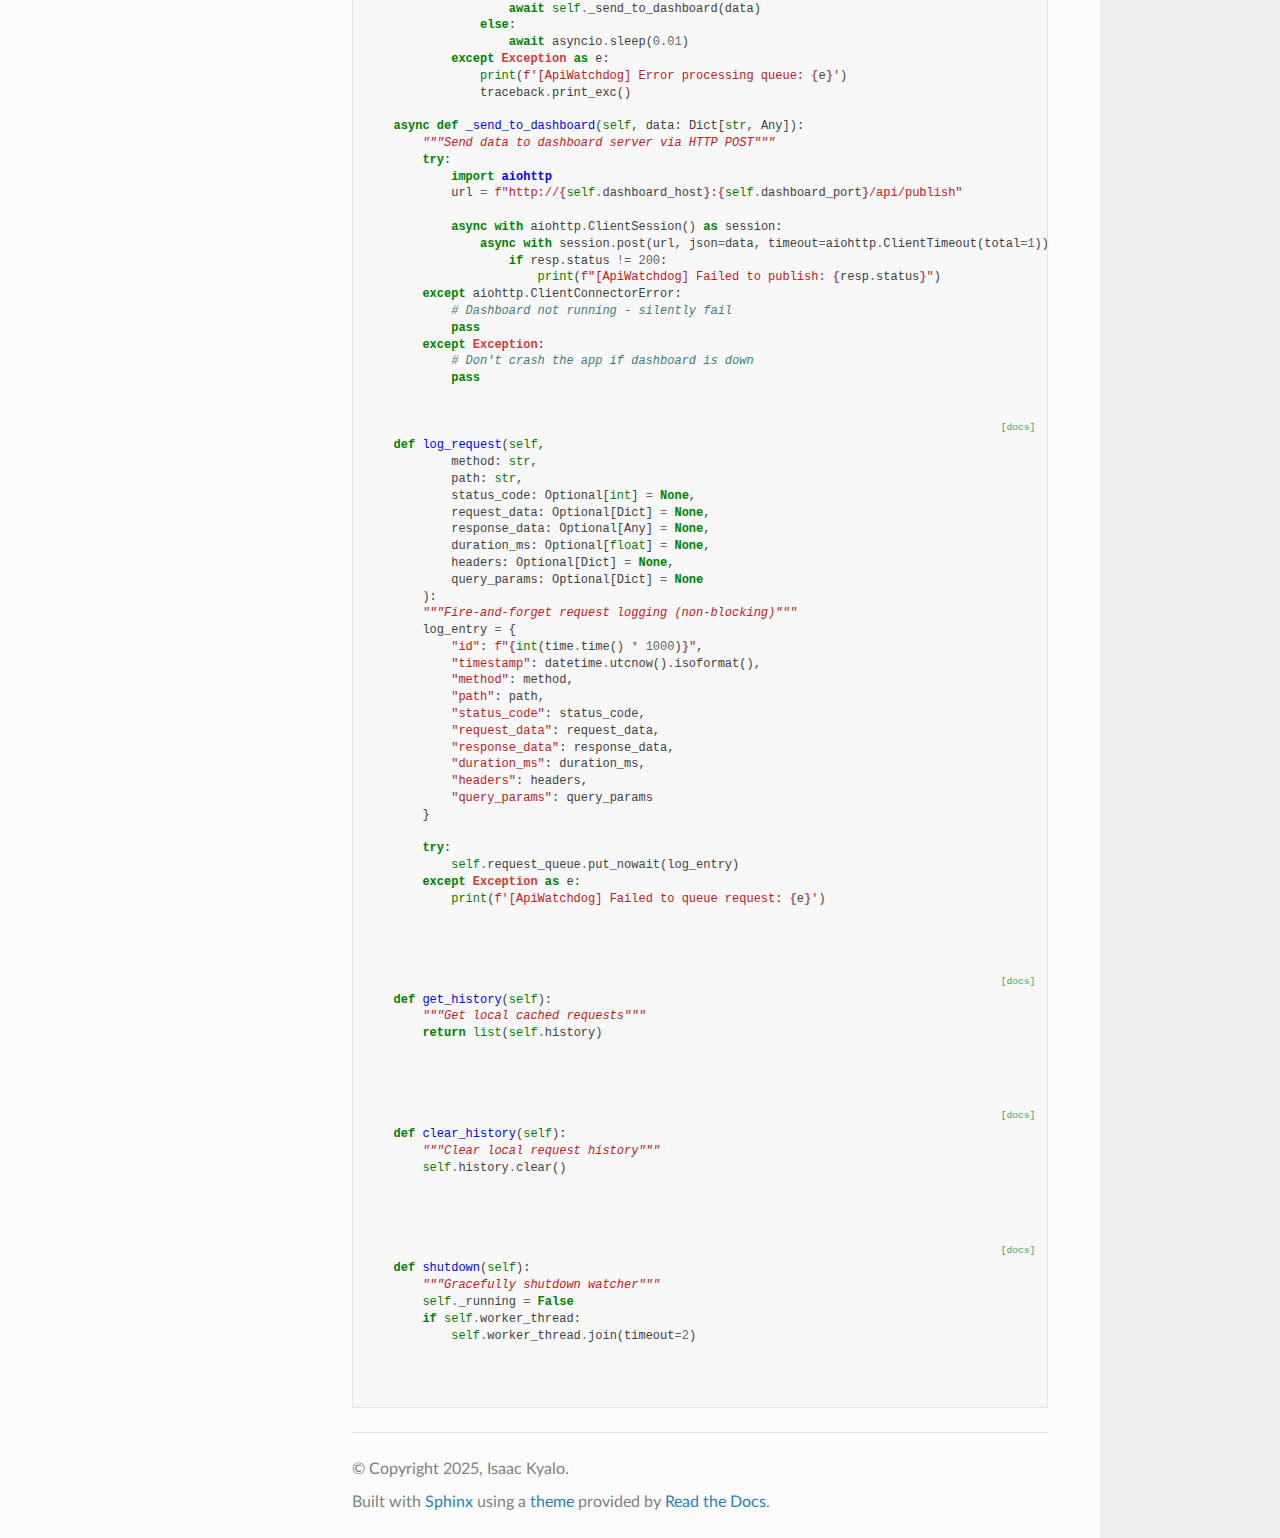
<file: docs/_build/html/_modules/apiwatch/watcher.html>
<!DOCTYPE html>
<html class="writer-html5" lang="en" data-content_root="../../">
<head>
  <meta charset="utf-8" />
  <meta name="viewport" content="width=device-width, initial-scale=1.0" />
  <title>apiwatch.watcher &mdash; api-watch 0.1.4 documentation</title>
      <link rel="stylesheet" type="text/css" href="../../_static/pygments.css?v=b86133f3" />
      <link rel="stylesheet" type="text/css" href="../../_static/css/theme.css?v=e59714d7" />

  
      <script src="../../_static/jquery.js?v=5d32c60e"></script>
      <script src="../../_static/_sphinx_javascript_frameworks_compat.js?v=2cd50e6c"></script>
      <script src="../../_static/documentation_options.js?v=fd825880"></script>
      <script src="../../_static/doctools.js?v=9bcbadda"></script>
      <script src="../../_static/sphinx_highlight.js?v=dc90522c"></script>
    <script src="../../_static/js/theme.js"></script>
    <link rel="index" title="Index" href="../../genindex.html" />
    <link rel="search" title="Search" href="../../search.html" /> 
</head>

<body class="wy-body-for-nav"> 
  <div class="wy-grid-for-nav">
    <nav data-toggle="wy-nav-shift" class="wy-nav-side">
      <div class="wy-side-scroll">
        <div class="wy-side-nav-search" >

          
          
          <a href="../../index.html" class="icon icon-home">
            api-watch
          </a>
<div role="search">
  <form id="rtd-search-form" class="wy-form" action="../../search.html" method="get">
    <input type="text" name="q" placeholder="Search docs" aria-label="Search docs" />
    <input type="hidden" name="check_keywords" value="yes" />
    <input type="hidden" name="area" value="default" />
  </form>
</div>
        </div><div class="wy-menu wy-menu-vertical" data-spy="affix" role="navigation" aria-label="Navigation menu">
              <p class="caption" role="heading"><span class="caption-text">Contents:</span></p>
<ul>
<li class="toctree-l1"><a class="reference internal" href="../../index.html">api-watch documentation</a></li>
<li class="toctree-l1"><a class="reference internal" href="../../api.html">API Reference</a><ul>
<li class="toctree-l2"><a class="reference internal" href="../../api.html#apiwatcher">ApiWatcher</a><ul>
<li class="toctree-l3"><a class="reference internal" href="../../api.html#apiwatch.ApiWatcher"><code class="docutils literal notranslate"><span class="pre">ApiWatcher</span></code></a><ul>
<li class="toctree-l4"><a class="reference internal" href="../../api.html#apiwatch.ApiWatcher.clear_history"><code class="docutils literal notranslate"><span class="pre">ApiWatcher.clear_history()</span></code></a></li>
<li class="toctree-l4"><a class="reference internal" href="../../api.html#apiwatch.ApiWatcher.get_history"><code class="docutils literal notranslate"><span class="pre">ApiWatcher.get_history()</span></code></a></li>
<li class="toctree-l4"><a class="reference internal" href="../../api.html#apiwatch.ApiWatcher.log_request"><code class="docutils literal notranslate"><span class="pre">ApiWatcher.log_request()</span></code></a></li>
<li class="toctree-l4"><a class="reference internal" href="../../api.html#apiwatch.ApiWatcher.shutdown"><code class="docutils literal notranslate"><span class="pre">ApiWatcher.shutdown()</span></code></a></li>
</ul>
</li>
</ul>
</li>
<li class="toctree-l2"><a class="reference internal" href="../../api.html#module-apiwatch.middleware_flask">Flask Middleware</a><ul>
<li class="toctree-l3"><a class="reference internal" href="../../api.html#apiwatch.middleware_flask.FlaskWatchMiddleware"><code class="docutils literal notranslate"><span class="pre">FlaskWatchMiddleware</span></code></a></li>
<li class="toctree-l3"><a class="reference internal" href="../../api.html#apiwatch.middleware_flask.watch_route"><code class="docutils literal notranslate"><span class="pre">watch_route()</span></code></a></li>
</ul>
</li>
<li class="toctree-l2"><a class="reference internal" href="../../api.html#module-apiwatch.middleware_fastapi">FastAPI Middleware</a><ul>
<li class="toctree-l3"><a class="reference internal" href="../../api.html#apiwatch.middleware_fastapi.FastAPIWatchMiddleware"><code class="docutils literal notranslate"><span class="pre">FastAPIWatchMiddleware</span></code></a><ul>
<li class="toctree-l4"><a class="reference internal" href="../../api.html#apiwatch.middleware_fastapi.FastAPIWatchMiddleware.dispatch"><code class="docutils literal notranslate"><span class="pre">FastAPIWatchMiddleware.dispatch()</span></code></a></li>
</ul>
</li>
</ul>
</li>
</ul>
</li>
</ul>

        </div>
      </div>
    </nav>

    <section data-toggle="wy-nav-shift" class="wy-nav-content-wrap"><nav class="wy-nav-top" aria-label="Mobile navigation menu" >
          <i data-toggle="wy-nav-top" class="fa fa-bars"></i>
          <a href="../../index.html">api-watch</a>
      </nav>

      <div class="wy-nav-content">
        <div class="rst-content">
          <div role="navigation" aria-label="Page navigation">
  <ul class="wy-breadcrumbs">
      <li><a href="../../index.html" class="icon icon-home" aria-label="Home"></a></li>
          <li class="breadcrumb-item"><a href="../index.html">Module code</a></li>
      <li class="breadcrumb-item active">apiwatch.watcher</li>
      <li class="wy-breadcrumbs-aside">
      </li>
  </ul>
  <hr/>
</div>
          <div role="main" class="document" itemscope="itemscope" itemtype="http://schema.org/Article">
           <div itemprop="articleBody">
             
  <h1>Source code for apiwatch.watcher</h1><div class="highlight"><pre>
<span></span><span class="kn">import</span><span class="w"> </span><span class="nn">asyncio</span>
<span class="kn">import</span><span class="w"> </span><span class="nn">json</span>
<span class="kn">import</span><span class="w"> </span><span class="nn">time</span>
<span class="kn">import</span><span class="w"> </span><span class="nn">threading</span>
<span class="kn">from</span><span class="w"> </span><span class="nn">collections</span><span class="w"> </span><span class="kn">import</span> <span class="n">deque</span>
<span class="kn">from</span><span class="w"> </span><span class="nn">datetime</span><span class="w"> </span><span class="kn">import</span> <span class="n">datetime</span>
<span class="kn">from</span><span class="w"> </span><span class="nn">typing</span><span class="w"> </span><span class="kn">import</span> <span class="n">Dict</span><span class="p">,</span> <span class="n">Any</span><span class="p">,</span> <span class="n">Optional</span>
<span class="kn">from</span><span class="w"> </span><span class="nn">queue</span><span class="w"> </span><span class="kn">import</span> <span class="n">Queue</span>
<span class="kn">import</span><span class="w"> </span><span class="nn">traceback</span>


<div class="viewcode-block" id="ApiWatcher">
<a class="viewcode-back" href="../../api.html#apiwatch.ApiWatcher">[docs]</a>
<span class="k">class</span><span class="w"> </span><span class="nc">ApiWatcher</span><span class="p">:</span>
<span class="w">    </span><span class="sd">&quot;&quot;&quot;</span>
<span class="sd">    Async API monitoring with zero-blocking fire-and-forget pattern.</span>
<span class="sd">    Auto-starts dashboard if not running (like RabbitMQ with pika)</span>
<span class="sd">    &quot;&quot;&quot;</span>

    <span class="k">def</span><span class="w"> </span><span class="fm">__init__</span><span class="p">(</span><span class="bp">self</span><span class="p">,</span> 
        <span class="n">service_name</span><span class="o">=</span><span class="s1">&#39;main-app&#39;</span><span class="p">,</span> 
        <span class="n">max_history</span><span class="p">:</span><span class="nb">int</span><span class="o">=</span><span class="mi">1000</span><span class="p">,</span> 
        <span class="n">dashboard_host</span><span class="p">:</span><span class="nb">str</span><span class="o">=</span><span class="s1">&#39;localhost&#39;</span><span class="p">,</span> 
        <span class="n">dashboard_port</span><span class="p">:</span><span class="nb">int</span><span class="o">=</span><span class="mi">22222</span><span class="p">,</span>
        <span class="n">dashboard_username</span><span class="p">:</span><span class="nb">str</span><span class="o">=</span><span class="s1">&#39;admin&#39;</span><span class="p">,</span>
        <span class="n">dashboard_password</span><span class="p">:</span><span class="nb">str</span><span class="o">=</span><span class="s1">&#39;admin&#39;</span><span class="p">,</span>
        <span class="n">auto_start_dashboard</span><span class="p">:</span><span class="nb">bool</span><span class="o">=</span><span class="kc">True</span>
    <span class="p">):</span>
<span class="w">        </span><span class="sd">&quot;&quot;&quot;</span>
<span class="sd">        Initialize ApiWatcher</span>
<span class="sd">        </span>
<span class="sd">        Args:</span>
<span class="sd">            service_name: Name of this microservice</span>
<span class="sd">            max_history: Maximum number of requests to keep in memory (local cache)</span>
<span class="sd">            dashboard_host: Host where dashboard server is running</span>
<span class="sd">            dashboard_port: Port where dashboard server is running</span>
<span class="sd">            auto_start_dashboard: Auto-start dashboard if not running (default: True)</span>
<span class="sd">        &quot;&quot;&quot;</span>
        <span class="bp">self</span><span class="o">.</span><span class="n">service_name</span> <span class="o">=</span> <span class="n">service_name</span>
        <span class="bp">self</span><span class="o">.</span><span class="n">max_history</span> <span class="o">=</span> <span class="n">max_history</span>
        <span class="bp">self</span><span class="o">.</span><span class="n">dashboard_host</span> <span class="o">=</span> <span class="n">dashboard_host</span>
        <span class="bp">self</span><span class="o">.</span><span class="n">dashboard_port</span> <span class="o">=</span> <span class="n">dashboard_port</span>
        <span class="bp">self</span><span class="o">.</span><span class="n">request_queue</span> <span class="o">=</span> <span class="n">Queue</span><span class="p">()</span>
        <span class="bp">self</span><span class="o">.</span><span class="n">history</span> <span class="o">=</span> <span class="n">deque</span><span class="p">(</span><span class="n">maxlen</span><span class="o">=</span><span class="n">max_history</span><span class="p">)</span>
        <span class="bp">self</span><span class="o">.</span><span class="n">loop</span> <span class="o">=</span> <span class="kc">None</span>
        <span class="bp">self</span><span class="o">.</span><span class="n">worker_thread</span> <span class="o">=</span> <span class="kc">None</span>
        <span class="bp">self</span><span class="o">.</span><span class="n">_running</span> <span class="o">=</span> <span class="kc">False</span>

        <span class="nb">print</span><span class="p">(</span><span class="sa">f</span><span class="s1">&#39;[ApiWatchdog] Service: </span><span class="si">{</span><span class="n">service_name</span><span class="si">}</span><span class="s1">&#39;</span><span class="p">)</span>
        
        <span class="c1"># Auto-start dashboard if enabled</span>
        <span class="k">if</span> <span class="n">auto_start_dashboard</span><span class="p">:</span>
            <span class="kn">from</span><span class="w"> </span><span class="nn">.server</span><span class="w"> </span><span class="kn">import</span> <span class="n">start_dashboard_server</span>
            <span class="n">start_dashboard_server</span><span class="p">(</span>
                <span class="n">host</span><span class="o">=</span><span class="n">dashboard_host</span><span class="p">,</span> 
                <span class="n">port</span><span class="o">=</span><span class="n">dashboard_port</span><span class="p">,</span> 
                <span class="n">username</span><span class="o">=</span><span class="n">dashboard_username</span><span class="p">,</span> 
                <span class="n">password</span><span class="o">=</span><span class="n">dashboard_password</span>
            <span class="p">)</span>
        
        <span class="c1"># Start background worker</span>
        <span class="bp">self</span><span class="o">.</span><span class="n">_start_worker</span><span class="p">()</span>

    <span class="k">def</span><span class="w"> </span><span class="nf">_start_worker</span><span class="p">(</span><span class="bp">self</span><span class="p">):</span>
<span class="w">        </span><span class="sd">&quot;&quot;&quot;Start background async worker thread&quot;&quot;&quot;</span>
        <span class="bp">self</span><span class="o">.</span><span class="n">_running</span> <span class="o">=</span> <span class="kc">True</span>
        <span class="bp">self</span><span class="o">.</span><span class="n">worker_thread</span> <span class="o">=</span> <span class="n">threading</span><span class="o">.</span><span class="n">Thread</span><span class="p">(</span><span class="n">target</span><span class="o">=</span><span class="bp">self</span><span class="o">.</span><span class="n">_run_async_worker</span><span class="p">,</span> <span class="n">daemon</span><span class="o">=</span><span class="kc">True</span><span class="p">)</span>
        <span class="bp">self</span><span class="o">.</span><span class="n">worker_thread</span><span class="o">.</span><span class="n">start</span><span class="p">()</span>

    <span class="k">def</span><span class="w"> </span><span class="nf">_run_async_worker</span><span class="p">(</span><span class="bp">self</span><span class="p">):</span>
<span class="w">        </span><span class="sd">&quot;&quot;&quot;Run async event loop in background thread&quot;&quot;&quot;</span>
        <span class="bp">self</span><span class="o">.</span><span class="n">loop</span> <span class="o">=</span> <span class="n">asyncio</span><span class="o">.</span><span class="n">new_event_loop</span><span class="p">()</span>
        <span class="n">asyncio</span><span class="o">.</span><span class="n">set_event_loop</span><span class="p">(</span><span class="bp">self</span><span class="o">.</span><span class="n">loop</span><span class="p">)</span>
        <span class="bp">self</span><span class="o">.</span><span class="n">loop</span><span class="o">.</span><span class="n">run_until_complete</span><span class="p">(</span><span class="bp">self</span><span class="o">.</span><span class="n">_process_queue</span><span class="p">())</span>
    
    <span class="k">async</span> <span class="k">def</span><span class="w"> </span><span class="nf">_process_queue</span><span class="p">(</span><span class="bp">self</span><span class="p">):</span>
<span class="w">        </span><span class="sd">&quot;&quot;&quot;Process request queue asynchronously&quot;&quot;&quot;</span>
        <span class="k">while</span> <span class="bp">self</span><span class="o">.</span><span class="n">_running</span><span class="p">:</span>
            <span class="k">try</span><span class="p">:</span>
                <span class="k">if</span> <span class="ow">not</span> <span class="bp">self</span><span class="o">.</span><span class="n">request_queue</span><span class="o">.</span><span class="n">empty</span><span class="p">():</span>
                    <span class="n">data</span> <span class="o">=</span> <span class="bp">self</span><span class="o">.</span><span class="n">request_queue</span><span class="o">.</span><span class="n">get_nowait</span><span class="p">()</span>
                    <span class="n">data</span><span class="p">[</span><span class="s1">&#39;service&#39;</span><span class="p">]</span> <span class="o">=</span> <span class="bp">self</span><span class="o">.</span><span class="n">service_name</span>
                    <span class="bp">self</span><span class="o">.</span><span class="n">history</span><span class="o">.</span><span class="n">append</span><span class="p">(</span><span class="n">data</span><span class="p">)</span>

                    <span class="c1"># Send to dashboard via HTTP POST</span>
                    <span class="k">await</span> <span class="bp">self</span><span class="o">.</span><span class="n">_send_to_dashboard</span><span class="p">(</span><span class="n">data</span><span class="p">)</span>
                <span class="k">else</span><span class="p">:</span>
                    <span class="k">await</span> <span class="n">asyncio</span><span class="o">.</span><span class="n">sleep</span><span class="p">(</span><span class="mf">0.01</span><span class="p">)</span>
            <span class="k">except</span> <span class="ne">Exception</span> <span class="k">as</span> <span class="n">e</span><span class="p">:</span>
                <span class="nb">print</span><span class="p">(</span><span class="sa">f</span><span class="s1">&#39;[ApiWatchdog] Error processing queue: </span><span class="si">{</span><span class="n">e</span><span class="si">}</span><span class="s1">&#39;</span><span class="p">)</span>
                <span class="n">traceback</span><span class="o">.</span><span class="n">print_exc</span><span class="p">()</span>

    <span class="k">async</span> <span class="k">def</span><span class="w"> </span><span class="nf">_send_to_dashboard</span><span class="p">(</span><span class="bp">self</span><span class="p">,</span> <span class="n">data</span><span class="p">:</span> <span class="n">Dict</span><span class="p">[</span><span class="nb">str</span><span class="p">,</span> <span class="n">Any</span><span class="p">]):</span>
<span class="w">        </span><span class="sd">&quot;&quot;&quot;Send data to dashboard server via HTTP POST&quot;&quot;&quot;</span>
        <span class="k">try</span><span class="p">:</span>
            <span class="kn">import</span><span class="w"> </span><span class="nn">aiohttp</span>
            <span class="n">url</span> <span class="o">=</span> <span class="sa">f</span><span class="s2">&quot;http://</span><span class="si">{</span><span class="bp">self</span><span class="o">.</span><span class="n">dashboard_host</span><span class="si">}</span><span class="s2">:</span><span class="si">{</span><span class="bp">self</span><span class="o">.</span><span class="n">dashboard_port</span><span class="si">}</span><span class="s2">/api/publish&quot;</span>
            
            <span class="k">async</span> <span class="k">with</span> <span class="n">aiohttp</span><span class="o">.</span><span class="n">ClientSession</span><span class="p">()</span> <span class="k">as</span> <span class="n">session</span><span class="p">:</span>
                <span class="k">async</span> <span class="k">with</span> <span class="n">session</span><span class="o">.</span><span class="n">post</span><span class="p">(</span><span class="n">url</span><span class="p">,</span> <span class="n">json</span><span class="o">=</span><span class="n">data</span><span class="p">,</span> <span class="n">timeout</span><span class="o">=</span><span class="n">aiohttp</span><span class="o">.</span><span class="n">ClientTimeout</span><span class="p">(</span><span class="n">total</span><span class="o">=</span><span class="mi">1</span><span class="p">))</span> <span class="k">as</span> <span class="n">resp</span><span class="p">:</span>
                    <span class="k">if</span> <span class="n">resp</span><span class="o">.</span><span class="n">status</span> <span class="o">!=</span> <span class="mi">200</span><span class="p">:</span>
                        <span class="nb">print</span><span class="p">(</span><span class="sa">f</span><span class="s2">&quot;[ApiWatchdog] Failed to publish: </span><span class="si">{</span><span class="n">resp</span><span class="o">.</span><span class="n">status</span><span class="si">}</span><span class="s2">&quot;</span><span class="p">)</span>
        <span class="k">except</span> <span class="n">aiohttp</span><span class="o">.</span><span class="n">ClientConnectorError</span><span class="p">:</span>
            <span class="c1"># Dashboard not running - silently fail</span>
            <span class="k">pass</span>
        <span class="k">except</span> <span class="ne">Exception</span><span class="p">:</span>
            <span class="c1"># Don&#39;t crash the app if dashboard is down</span>
            <span class="k">pass</span>

<div class="viewcode-block" id="ApiWatcher.log_request">
<a class="viewcode-back" href="../../api.html#apiwatch.ApiWatcher.log_request">[docs]</a>
    <span class="k">def</span><span class="w"> </span><span class="nf">log_request</span><span class="p">(</span><span class="bp">self</span><span class="p">,</span>
            <span class="n">method</span><span class="p">:</span> <span class="nb">str</span><span class="p">,</span>
            <span class="n">path</span><span class="p">:</span> <span class="nb">str</span><span class="p">,</span>
            <span class="n">status_code</span><span class="p">:</span> <span class="n">Optional</span><span class="p">[</span><span class="nb">int</span><span class="p">]</span> <span class="o">=</span> <span class="kc">None</span><span class="p">,</span>
            <span class="n">request_data</span><span class="p">:</span> <span class="n">Optional</span><span class="p">[</span><span class="n">Dict</span><span class="p">]</span> <span class="o">=</span> <span class="kc">None</span><span class="p">,</span>
            <span class="n">response_data</span><span class="p">:</span> <span class="n">Optional</span><span class="p">[</span><span class="n">Any</span><span class="p">]</span> <span class="o">=</span> <span class="kc">None</span><span class="p">,</span>
            <span class="n">duration_ms</span><span class="p">:</span> <span class="n">Optional</span><span class="p">[</span><span class="nb">float</span><span class="p">]</span> <span class="o">=</span> <span class="kc">None</span><span class="p">,</span>
            <span class="n">headers</span><span class="p">:</span> <span class="n">Optional</span><span class="p">[</span><span class="n">Dict</span><span class="p">]</span> <span class="o">=</span> <span class="kc">None</span><span class="p">,</span>
            <span class="n">query_params</span><span class="p">:</span> <span class="n">Optional</span><span class="p">[</span><span class="n">Dict</span><span class="p">]</span> <span class="o">=</span> <span class="kc">None</span>
        <span class="p">):</span>
<span class="w">        </span><span class="sd">&quot;&quot;&quot;Fire-and-forget request logging (non-blocking)&quot;&quot;&quot;</span>
        <span class="n">log_entry</span> <span class="o">=</span> <span class="p">{</span>
            <span class="s2">&quot;id&quot;</span><span class="p">:</span> <span class="sa">f</span><span class="s2">&quot;</span><span class="si">{</span><span class="nb">int</span><span class="p">(</span><span class="n">time</span><span class="o">.</span><span class="n">time</span><span class="p">()</span><span class="w"> </span><span class="o">*</span><span class="w"> </span><span class="mi">1000</span><span class="p">)</span><span class="si">}</span><span class="s2">&quot;</span><span class="p">,</span>
            <span class="s2">&quot;timestamp&quot;</span><span class="p">:</span> <span class="n">datetime</span><span class="o">.</span><span class="n">utcnow</span><span class="p">()</span><span class="o">.</span><span class="n">isoformat</span><span class="p">(),</span>
            <span class="s2">&quot;method&quot;</span><span class="p">:</span> <span class="n">method</span><span class="p">,</span>
            <span class="s2">&quot;path&quot;</span><span class="p">:</span> <span class="n">path</span><span class="p">,</span>
            <span class="s2">&quot;status_code&quot;</span><span class="p">:</span> <span class="n">status_code</span><span class="p">,</span>
            <span class="s2">&quot;request_data&quot;</span><span class="p">:</span> <span class="n">request_data</span><span class="p">,</span>
            <span class="s2">&quot;response_data&quot;</span><span class="p">:</span> <span class="n">response_data</span><span class="p">,</span>
            <span class="s2">&quot;duration_ms&quot;</span><span class="p">:</span> <span class="n">duration_ms</span><span class="p">,</span>
            <span class="s2">&quot;headers&quot;</span><span class="p">:</span> <span class="n">headers</span><span class="p">,</span>
            <span class="s2">&quot;query_params&quot;</span><span class="p">:</span> <span class="n">query_params</span>
        <span class="p">}</span>

        <span class="k">try</span><span class="p">:</span>
            <span class="bp">self</span><span class="o">.</span><span class="n">request_queue</span><span class="o">.</span><span class="n">put_nowait</span><span class="p">(</span><span class="n">log_entry</span><span class="p">)</span>
        <span class="k">except</span> <span class="ne">Exception</span> <span class="k">as</span> <span class="n">e</span><span class="p">:</span>
            <span class="nb">print</span><span class="p">(</span><span class="sa">f</span><span class="s1">&#39;[ApiWatchdog] Failed to queue request: </span><span class="si">{</span><span class="n">e</span><span class="si">}</span><span class="s1">&#39;</span><span class="p">)</span></div>


<div class="viewcode-block" id="ApiWatcher.get_history">
<a class="viewcode-back" href="../../api.html#apiwatch.ApiWatcher.get_history">[docs]</a>
    <span class="k">def</span><span class="w"> </span><span class="nf">get_history</span><span class="p">(</span><span class="bp">self</span><span class="p">):</span>
<span class="w">        </span><span class="sd">&quot;&quot;&quot;Get local cached requests&quot;&quot;&quot;</span>
        <span class="k">return</span> <span class="nb">list</span><span class="p">(</span><span class="bp">self</span><span class="o">.</span><span class="n">history</span><span class="p">)</span></div>


<div class="viewcode-block" id="ApiWatcher.clear_history">
<a class="viewcode-back" href="../../api.html#apiwatch.ApiWatcher.clear_history">[docs]</a>
    <span class="k">def</span><span class="w"> </span><span class="nf">clear_history</span><span class="p">(</span><span class="bp">self</span><span class="p">):</span>
<span class="w">        </span><span class="sd">&quot;&quot;&quot;Clear local request history&quot;&quot;&quot;</span>
        <span class="bp">self</span><span class="o">.</span><span class="n">history</span><span class="o">.</span><span class="n">clear</span><span class="p">()</span></div>


<div class="viewcode-block" id="ApiWatcher.shutdown">
<a class="viewcode-back" href="../../api.html#apiwatch.ApiWatcher.shutdown">[docs]</a>
    <span class="k">def</span><span class="w"> </span><span class="nf">shutdown</span><span class="p">(</span><span class="bp">self</span><span class="p">):</span>
<span class="w">        </span><span class="sd">&quot;&quot;&quot;Gracefully shutdown watcher&quot;&quot;&quot;</span>
        <span class="bp">self</span><span class="o">.</span><span class="n">_running</span> <span class="o">=</span> <span class="kc">False</span>
        <span class="k">if</span> <span class="bp">self</span><span class="o">.</span><span class="n">worker_thread</span><span class="p">:</span>
            <span class="bp">self</span><span class="o">.</span><span class="n">worker_thread</span><span class="o">.</span><span class="n">join</span><span class="p">(</span><span class="n">timeout</span><span class="o">=</span><span class="mi">2</span><span class="p">)</span></div>
</div>

</pre></div>

           </div>
          </div>
          <footer>

  <hr/>

  <div role="contentinfo">
    <p>&#169; Copyright 2025, Isaac Kyalo.</p>
  </div>

  Built with <a href="https://www.sphinx-doc.org/">Sphinx</a> using a
    <a href="https://github.com/readthedocs/sphinx_rtd_theme">theme</a>
    provided by <a href="https://readthedocs.org">Read the Docs</a>.
   

</footer>
        </div>
      </div>
    </section>
  </div>
  <script>
      jQuery(function () {
          SphinxRtdTheme.Navigation.enable(true);
      });
  </script> 

</body>
</html>
</file>
<file: docs/_build/html/_static/pygments.css>
pre { line-height: 125%; }
td.linenos .normal { color: inherit; background-color: transparent; padding-left: 5px; padding-right: 5px; }
span.linenos { color: inherit; background-color: transparent; padding-left: 5px; padding-right: 5px; }
td.linenos .special { color: #000000; background-color: #ffffc0; padding-left: 5px; padding-right: 5px; }
span.linenos.special { color: #000000; background-color: #ffffc0; padding-left: 5px; padding-right: 5px; }
.highlight .hll { background-color: #ffffcc }
.highlight { background: #f8f8f8; }
.highlight .c { color: #3D7B7B; font-style: italic } /* Comment */
.highlight .err { border: 1px solid #F00 } /* Error */
.highlight .k { color: #008000; font-weight: bold } /* Keyword */
.highlight .o { color: #666 } /* Operator */
.highlight .ch { color: #3D7B7B; font-style: italic } /* Comment.Hashbang */
.highlight .cm { color: #3D7B7B; font-style: italic } /* Comment.Multiline */
.highlight .cp { color: #9C6500 } /* Comment.Preproc */
.highlight .cpf { color: #3D7B7B; font-style: italic } /* Comment.PreprocFile */
.highlight .c1 { color: #3D7B7B; font-style: italic } /* Comment.Single */
.highlight .cs { color: #3D7B7B; font-style: italic } /* Comment.Special */
.highlight .gd { color: #A00000 } /* Generic.Deleted */
.highlight .ge { font-style: italic } /* Generic.Emph */
.highlight .ges { font-weight: bold; font-style: italic } /* Generic.EmphStrong */
.highlight .gr { color: #E40000 } /* Generic.Error */
.highlight .gh { color: #000080; font-weight: bold } /* Generic.Heading */
.highlight .gi { color: #008400 } /* Generic.Inserted */
.highlight .go { color: #717171 } /* Generic.Output */
.highlight .gp { color: #000080; font-weight: bold } /* Generic.Prompt */
.highlight .gs { font-weight: bold } /* Generic.Strong */
.highlight .gu { color: #800080; font-weight: bold } /* Generic.Subheading */
.highlight .gt { color: #04D } /* Generic.Traceback */
.highlight .kc { color: #008000; font-weight: bold } /* Keyword.Constant */
.highlight .kd { color: #008000; font-weight: bold } /* Keyword.Declaration */
.highlight .kn { color: #008000; font-weight: bold } /* Keyword.Namespace */
.highlight .kp { color: #008000 } /* Keyword.Pseudo */
.highlight .kr { color: #008000; font-weight: bold } /* Keyword.Reserved */
.highlight .kt { color: #B00040 } /* Keyword.Type */
.highlight .m { color: #666 } /* Literal.Number */
.highlight .s { color: #BA2121 } /* Literal.String */
.highlight .na { color: #687822 } /* Name.Attribute */
.highlight .nb { color: #008000 } /* Name.Builtin */
.highlight .nc { color: #00F; font-weight: bold } /* Name.Class */
.highlight .no { color: #800 } /* Name.Constant */
.highlight .nd { color: #A2F } /* Name.Decorator */
.highlight .ni { color: #717171; font-weight: bold } /* Name.Entity */
.highlight .ne { color: #CB3F38; font-weight: bold } /* Name.Exception */
.highlight .nf { color: #00F } /* Name.Function */
.highlight .nl { color: #767600 } /* Name.Label */
.highlight .nn { color: #00F; font-weight: bold } /* Name.Namespace */
.highlight .nt { color: #008000; font-weight: bold } /* Name.Tag */
.highlight .nv { color: #19177C } /* Name.Variable */
.highlight .ow { color: #A2F; font-weight: bold } /* Operator.Word */
.highlight .w { color: #BBB } /* Text.Whitespace */
.highlight .mb { color: #666 } /* Literal.Number.Bin */
.highlight .mf { color: #666 } /* Literal.Number.Float */
.highlight .mh { color: #666 } /* Literal.Number.Hex */
.highlight .mi { color: #666 } /* Literal.Number.Integer */
.highlight .mo { color: #666 } /* Literal.Number.Oct */
.highlight .sa { color: #BA2121 } /* Literal.String.Affix */
.highlight .sb { color: #BA2121 } /* Literal.String.Backtick */
.highlight .sc { color: #BA2121 } /* Literal.String.Char */
.highlight .dl { color: #BA2121 } /* Literal.String.Delimiter */
.highlight .sd { color: #BA2121; font-style: italic } /* Literal.String.Doc */
.highlight .s2 { color: #BA2121 } /* Literal.String.Double */
.highlight .se { color: #AA5D1F; font-weight: bold } /* Literal.String.Escape */
.highlight .sh { color: #BA2121 } /* Literal.String.Heredoc */
.highlight .si { color: #A45A77; font-weight: bold } /* Literal.String.Interpol */
.highlight .sx { color: #008000 } /* Literal.String.Other */
.highlight .sr { color: #A45A77 } /* Literal.String.Regex */
.highlight .s1 { color: #BA2121 } /* Literal.String.Single */
.highlight .ss { color: #19177C } /* Literal.String.Symbol */
.highlight .bp { color: #008000 } /* Name.Builtin.Pseudo */
.highlight .fm { color: #00F } /* Name.Function.Magic */
.highlight .vc { color: #19177C } /* Name.Variable.Class */
.highlight .vg { color: #19177C } /* Name.Variable.Global */
.highlight .vi { color: #19177C } /* Name.Variable.Instance */
.highlight .vm { color: #19177C } /* Name.Variable.Magic */
.highlight .il { color: #666 } /* Literal.Number.Integer.Long */
</file>
<file: docs/_build/html/_static/css/theme.css>
html{box-sizing:border-box}*,:after,:before{box-sizing:inherit}article,aside,details,figcaption,figure,footer,header,hgroup,nav,section{display:block}audio,canvas,video{display:inline-block;*display:inline;*zoom:1}[hidden],audio:not([controls]){display:none}*{-webkit-box-sizing:border-box;-moz-box-sizing:border-box;box-sizing:border-box}html{font-size:100%;-webkit-text-size-adjust:100%;-ms-text-size-adjust:100%}body{margin:0}a:active,a:hover{outline:0}abbr[title]{border-bottom:1px dotted}b,strong{font-weight:700}blockquote{margin:0}dfn{font-style:italic}ins{background:#ff9;text-decoration:none}ins,mark{color:#000}mark{background:#ff0;font-style:italic;font-weight:700}.rst-content code,.rst-content tt,code,kbd,pre,samp{font-family:monospace,serif;_font-family:courier new,monospace;font-size:1em}pre{white-space:pre}q{quotes:none}q:after,q:before{content:"";content:none}small{font-size:85%}sub,sup{font-size:75%;line-height:0;position:relative;vertical-align:baseline}sup{top:-.5em}sub{bottom:-.25em}dl,ol,ul{margin:0;padding:0;list-style:none;list-style-image:none}li{list-style:none}dd{margin:0}img{border:0;-ms-interpolation-mode:bicubic;vertical-align:middle;max-width:100%}svg:not(:root){overflow:hidden}figure,form{margin:0}label{cursor:pointer}button,input,select,textarea{font-size:100%;margin:0;vertical-align:baseline;*vertical-align:middle}button,input{line-height:normal}button,input[type=button],input[type=reset],input[type=submit]{cursor:pointer;-webkit-appearance:button;*overflow:visible}button[disabled],input[disabled]{cursor:default}input[type=search]{-webkit-appearance:textfield;-moz-box-sizing:content-box;-webkit-box-sizing:content-box;box-sizing:content-box}textarea{resize:vertical}table{border-collapse:collapse;border-spacing:0}td{vertical-align:top}.chromeframe{margin:.2em 0;background:#ccc;color:#000;padding:.2em 0}.ir{display:block;border:0;text-indent:-999em;overflow:hidden;background-color:transparent;background-repeat:no-repeat;text-align:left;direction:ltr;*line-height:0}.ir br{display:none}.hidden{display:none!important;visibility:hidden}.visuallyhidden{border:0;clip:rect(0 0 0 0);height:1px;margin:-1px;overflow:hidden;padding:0;position:absolute;width:1px}.visuallyhidden.focusable:active,.visuallyhidden.focusable:focus{clip:auto;height:auto;margin:0;overflow:visible;position:static;width:auto}.invisible{visibility:hidden}.relative{position:relative}big,small{font-size:100%}@media print{body,html,section{background:none!important}*{box-shadow:none!important;text-shadow:none!important;filter:none!important;-ms-filter:none!important}a,a:visited{text-decoration:underline}.ir a:after,a[href^="#"]:after,a[href^="javascript:"]:after{content:""}blockquote,pre{page-break-inside:avoid}thead{display:table-header-group}img,tr{page-break-inside:avoid}img{max-width:100%!important}@page{margin:.5cm}.rst-content .toctree-wrapper>p.caption,h2,h3,p{orphans:3;widows:3}.rst-content .toctree-wrapper>p.caption,h2,h3{page-break-after:avoid}}.btn,.fa:before,.icon:before,.rst-content .admonition,.rst-content .admonition-title:before,.rst-content .admonition-todo,.rst-content .attention,.rst-content .caution,.rst-content .code-block-caption .headerlink:before,.rst-content .danger,.rst-content .eqno .headerlink:before,.rst-content .error,.rst-content .hint,.rst-content .important,.rst-content .note,.rst-content .seealso,.rst-content .tip,.rst-content .warning,.rst-content code.download span:first-child:before,.rst-content dl dt .headerlink:before,.rst-content h1 .headerlink:before,.rst-content h2 .headerlink:before,.rst-content h3 .headerlink:before,.rst-content h4 .headerlink:before,.rst-content h5 .headerlink:before,.rst-content h6 .headerlink:before,.rst-content p.caption .headerlink:before,.rst-content p .headerlink:before,.rst-content table>caption .headerlink:before,.rst-content tt.download span:first-child:before,.wy-alert,.wy-dropdown .caret:before,.wy-inline-validate.wy-inline-validate-danger .wy-input-context:before,.wy-inline-validate.wy-inline-validate-info .wy-input-context:before,.wy-inline-validate.wy-inline-validate-success .wy-input-context:before,.wy-inline-validate.wy-inline-validate-warning .wy-input-context:before,.wy-menu-vertical li.current>a button.toctree-expand:before,.wy-menu-vertical li.on a button.toctree-expand:before,.wy-menu-vertical li button.toctree-expand:before,input[type=color],input[type=date],input[type=datetime-local],input[type=datetime],input[type=email],input[type=month],input[type=number],input[type=password],input[type=search],input[type=tel],input[type=text],input[type=time],input[type=url],input[type=week],select,textarea{-webkit-font-smoothing:antialiased}.clearfix{*zoom:1}.clearfix:after,.clearfix:before{display:table;content:""}.clearfix:after{clear:both}/*!
 *  Font Awesome 4.7.0 by @davegandy - http://fontawesome.io - @fontawesome
 *  License - http://fontawesome.io/license (Font: SIL OFL 1.1, CSS: MIT License)
 */@font-face{font-family:FontAwesome;src:url(fonts/fontawesome-webfont.eot?674f50d287a8c48dc19ba404d20fe713);src:url(fonts/fontawesome-webfont.eot?674f50d287a8c48dc19ba404d20fe713?#iefix&v=4.7.0) format("embedded-opentype"),url(fonts/fontawesome-webfont.woff2?af7ae505a9eed503f8b8e6982036873e) format("woff2"),url(fonts/fontawesome-webfont.woff?fee66e712a8a08eef5805a46892932ad) format("woff"),url(fonts/fontawesome-webfont.ttf?b06871f281fee6b241d60582ae9369b9) format("truetype"),url(fonts/fontawesome-webfont.svg?912ec66d7572ff821749319396470bde#fontawesomeregular) format("svg");font-weight:400;font-style:normal}.fa,.icon,.rst-content .admonition-title,.rst-content .code-block-caption .headerlink,.rst-content .eqno .headerlink,.rst-content code.download span:first-child,.rst-content dl dt .headerlink,.rst-content h1 .headerlink,.rst-content h2 .headerlink,.rst-content h3 .headerlink,.rst-content h4 .headerlink,.rst-content h5 .headerlink,.rst-content h6 .headerlink,.rst-content p.caption .headerlink,.rst-content p .headerlink,.rst-content table>caption .headerlink,.rst-content tt.download span:first-child,.wy-menu-vertical li.current>a button.toctree-expand,.wy-menu-vertical li.on a button.toctree-expand,.wy-menu-vertical li button.toctree-expand{display:inline-block;font:normal normal normal 14px/1 FontAwesome;font-size:inherit;text-rendering:auto;-webkit-font-smoothing:antialiased;-moz-osx-font-smoothing:grayscale}.fa-lg{font-size:1.33333em;line-height:.75em;vertical-align:-15%}.fa-2x{font-size:2em}.fa-3x{font-size:3em}.fa-4x{font-size:4em}.fa-5x{font-size:5em}.fa-fw{width:1.28571em;text-align:center}.fa-ul{padding-left:0;margin-left:2.14286em;list-style-type:none}.fa-ul>li{position:relative}.fa-li{position:absolute;left:-2.14286em;width:2.14286em;top:.14286em;text-align:center}.fa-li.fa-lg{left:-1.85714em}.fa-border{padding:.2em .25em .15em;border:.08em solid #eee;border-radius:.1em}.fa-pull-left{float:left}.fa-pull-right{float:right}.fa-pull-left.icon,.fa.fa-pull-left,.rst-content .code-block-caption .fa-pull-left.headerlink,.rst-content .eqno .fa-pull-left.headerlink,.rst-content .fa-pull-left.admonition-title,.rst-content code.download span.fa-pull-left:first-child,.rst-content dl dt .fa-pull-left.headerlink,.rst-content h1 .fa-pull-left.headerlink,.rst-content h2 .fa-pull-left.headerlink,.rst-content h3 .fa-pull-left.headerlink,.rst-content h4 .fa-pull-left.headerlink,.rst-content h5 .fa-pull-left.headerlink,.rst-content h6 .fa-pull-left.headerlink,.rst-content p .fa-pull-left.headerlink,.rst-content table>caption .fa-pull-left.headerlink,.rst-content tt.download span.fa-pull-left:first-child,.wy-menu-vertical li.current>a button.fa-pull-left.toctree-expand,.wy-menu-vertical li.on a button.fa-pull-left.toctree-expand,.wy-menu-vertical li button.fa-pull-left.toctree-expand{margin-right:.3em}.fa-pull-right.icon,.fa.fa-pull-right,.rst-content .code-block-caption .fa-pull-right.headerlink,.rst-content .eqno .fa-pull-right.headerlink,.rst-content .fa-pull-right.admonition-title,.rst-content code.download span.fa-pull-right:first-child,.rst-content dl dt .fa-pull-right.headerlink,.rst-content h1 .fa-pull-right.headerlink,.rst-content h2 .fa-pull-right.headerlink,.rst-content h3 .fa-pull-right.headerlink,.rst-content h4 .fa-pull-right.headerlink,.rst-content h5 .fa-pull-right.headerlink,.rst-content h6 .fa-pull-right.headerlink,.rst-content p .fa-pull-right.headerlink,.rst-content table>caption .fa-pull-right.headerlink,.rst-content tt.download span.fa-pull-right:first-child,.wy-menu-vertical li.current>a button.fa-pull-right.toctree-expand,.wy-menu-vertical li.on a button.fa-pull-right.toctree-expand,.wy-menu-vertical li button.fa-pull-right.toctree-expand{margin-left:.3em}.pull-right{float:right}.pull-left{float:left}.fa.pull-left,.pull-left.icon,.rst-content .code-block-caption .pull-left.headerlink,.rst-content .eqno .pull-left.headerlink,.rst-content .pull-left.admonition-title,.rst-content code.download span.pull-left:first-child,.rst-content dl dt .pull-left.headerlink,.rst-content h1 .pull-left.headerlink,.rst-content h2 .pull-left.headerlink,.rst-content h3 .pull-left.headerlink,.rst-content h4 .pull-left.headerlink,.rst-content h5 .pull-left.headerlink,.rst-content h6 .pull-left.headerlink,.rst-content p .pull-left.headerlink,.rst-content table>caption .pull-left.headerlink,.rst-content tt.download span.pull-left:first-child,.wy-menu-vertical li.current>a button.pull-left.toctree-expand,.wy-menu-vertical li.on a button.pull-left.toctree-expand,.wy-menu-vertical li button.pull-left.toctree-expand{margin-right:.3em}.fa.pull-right,.pull-right.icon,.rst-content .code-block-caption .pull-right.headerlink,.rst-content .eqno .pull-right.headerlink,.rst-content .pull-right.admonition-title,.rst-content code.download span.pull-right:first-child,.rst-content dl dt .pull-right.headerlink,.rst-content h1 .pull-right.headerlink,.rst-content h2 .pull-right.headerlink,.rst-content h3 .pull-right.headerlink,.rst-content h4 .pull-right.headerlink,.rst-content h5 .pull-right.headerlink,.rst-content h6 .pull-right.headerlink,.rst-content p .pull-right.headerlink,.rst-content table>caption .pull-right.headerlink,.rst-content tt.download span.pull-right:first-child,.wy-menu-vertical li.current>a button.pull-right.toctree-expand,.wy-menu-vertical li.on a button.pull-right.toctree-expand,.wy-menu-vertical li button.pull-right.toctree-expand{margin-left:.3em}.fa-spin{-webkit-animation:fa-spin 2s linear infinite;animation:fa-spin 2s linear infinite}.fa-pulse{-webkit-animation:fa-spin 1s steps(8) infinite;animation:fa-spin 1s steps(8) infinite}@-webkit-keyframes fa-spin{0%{-webkit-transform:rotate(0deg);transform:rotate(0deg)}to{-webkit-transform:rotate(359deg);transform:rotate(359deg)}}@keyframes fa-spin{0%{-webkit-transform:rotate(0deg);transform:rotate(0deg)}to{-webkit-transform:rotate(359deg);transform:rotate(359deg)}}.fa-rotate-90{-ms-filter:"progid:DXImageTransform.Microsoft.BasicImage(rotation=1)";-webkit-transform:rotate(90deg);-ms-transform:rotate(90deg);transform:rotate(90deg)}.fa-rotate-180{-ms-filter:"progid:DXImageTransform.Microsoft.BasicImage(rotation=2)";-webkit-transform:rotate(180deg);-ms-transform:rotate(180deg);transform:rotate(180deg)}.fa-rotate-270{-ms-filter:"progid:DXImageTransform.Microsoft.BasicImage(rotation=3)";-webkit-transform:rotate(270deg);-ms-transform:rotate(270deg);transform:rotate(270deg)}.fa-flip-horizontal{-ms-filter:"progid:DXImageTransform.Microsoft.BasicImage(rotation=0, mirror=1)";-webkit-transform:scaleX(-1);-ms-transform:scaleX(-1);transform:scaleX(-1)}.fa-flip-vertical{-ms-filter:"progid:DXImageTransform.Microsoft.BasicImage(rotation=2, mirror=1)";-webkit-transform:scaleY(-1);-ms-transform:scaleY(-1);transform:scaleY(-1)}:root .fa-flip-horizontal,:root .fa-flip-vertical,:root .fa-rotate-90,:root .fa-rotate-180,:root .fa-rotate-270{filter:none}.fa-stack{position:relative;display:inline-block;width:2em;height:2em;line-height:2em;vertical-align:middle}.fa-stack-1x,.fa-stack-2x{position:absolute;left:0;width:100%;text-align:center}.fa-stack-1x{line-height:inherit}.fa-stack-2x{font-size:2em}.fa-inverse{color:#fff}.fa-glass:before{content:""}.fa-music:before{content:""}.fa-search:before,.icon-search:before{content:""}.fa-envelope-o:before{content:""}.fa-heart:before{content:""}.fa-star:before{content:""}.fa-star-o:before{content:""}.fa-user:before{content:""}.fa-film:before{content:""}.fa-th-large:before{content:""}.fa-th:before{content:""}.fa-th-list:before{content:""}.fa-check:before{content:""}.fa-close:before,.fa-remove:before,.fa-times:before{content:""}.fa-search-plus:before{content:""}.fa-search-minus:before{content:""}.fa-power-off:before{content:""}.fa-signal:before{content:""}.fa-cog:before,.fa-gear:before{content:""}.fa-trash-o:before{content:""}.fa-home:before,.icon-home:before{content:""}.fa-file-o:before{content:""}.fa-clock-o:before{content:""}.fa-road:before{content:""}.fa-download:before,.rst-content code.download span:first-child:before,.rst-content tt.download span:first-child:before{content:""}.fa-arrow-circle-o-down:before{content:""}.fa-arrow-circle-o-up:before{content:""}.fa-inbox:before{content:""}.fa-play-circle-o:before{content:""}.fa-repeat:before,.fa-rotate-right:before{content:""}.fa-refresh:before{content:""}.fa-list-alt:before{content:""}.fa-lock:before{content:""}.fa-flag:before{content:""}.fa-headphones:before{content:""}.fa-volume-off:before{content:""}.fa-volume-down:before{content:""}.fa-volume-up:before{content:""}.fa-qrcode:before{content:""}.fa-barcode:before{content:""}.fa-tag:before{content:""}.fa-tags:before{content:""}.fa-book:before,.icon-book:before{content:""}.fa-bookmark:before{content:""}.fa-print:before{content:""}.fa-camera:before{content:""}.fa-font:before{content:""}.fa-bold:before{content:""}.fa-italic:before{content:""}.fa-text-height:before{content:""}.fa-text-width:before{content:""}.fa-align-left:before{content:""}.fa-align-center:before{content:""}.fa-align-right:before{content:""}.fa-align-justify:before{content:""}.fa-list:before{content:""}.fa-dedent:before,.fa-outdent:before{content:""}.fa-indent:before{content:""}.fa-video-camera:before{content:""}.fa-image:before,.fa-photo:before,.fa-picture-o:before{content:""}.fa-pencil:before{content:""}.fa-map-marker:before{content:""}.fa-adjust:before{content:""}.fa-tint:before{content:""}.fa-edit:before,.fa-pencil-square-o:before{content:""}.fa-share-square-o:before{content:""}.fa-check-square-o:before{content:""}.fa-arrows:before{content:""}.fa-step-backward:before{content:""}.fa-fast-backward:before{content:""}.fa-backward:before{content:""}.fa-play:before{content:""}.fa-pause:before{content:""}.fa-stop:before{content:""}.fa-forward:before{content:""}.fa-fast-forward:before{content:""}.fa-step-forward:before{content:""}.fa-eject:before{content:""}.fa-chevron-left:before{content:""}.fa-chevron-right:before{content:""}.fa-plus-circle:before{content:""}.fa-minus-circle:before{content:""}.fa-times-circle:before,.wy-inline-validate.wy-inline-validate-danger .wy-input-context:before{content:""}.fa-check-circle:before,.wy-inline-validate.wy-inline-validate-success .wy-input-context:before{content:""}.fa-question-circle:before{content:""}.fa-info-circle:before{content:""}.fa-crosshairs:before{content:""}.fa-times-circle-o:before{content:""}.fa-check-circle-o:before{content:""}.fa-ban:before{content:""}.fa-arrow-left:before{content:""}.fa-arrow-right:before{content:""}.fa-arrow-up:before{content:""}.fa-arrow-down:before{content:""}.fa-mail-forward:before,.fa-share:before{content:""}.fa-expand:before{content:""}.fa-compress:before{content:""}.fa-plus:before{content:""}.fa-minus:before{content:""}.fa-asterisk:before{content:""}.fa-exclamation-circle:before,.rst-content .admonition-title:before,.wy-inline-validate.wy-inline-validate-info .wy-input-context:before,.wy-inline-validate.wy-inline-validate-warning .wy-input-context:before{content:""}.fa-gift:before{content:""}.fa-leaf:before{content:""}.fa-fire:before,.icon-fire:before{content:""}.fa-eye:before{content:""}.fa-eye-slash:before{content:""}.fa-exclamation-triangle:before,.fa-warning:before{content:""}.fa-plane:before{content:""}.fa-calendar:before{content:""}.fa-random:before{content:""}.fa-comment:before{content:""}.fa-magnet:before{content:""}.fa-chevron-up:before{content:""}.fa-chevron-down:before{content:""}.fa-retweet:before{content:""}.fa-shopping-cart:before{content:""}.fa-folder:before{content:""}.fa-folder-open:before{content:""}.fa-arrows-v:before{content:""}.fa-arrows-h:before{content:""}.fa-bar-chart-o:before,.fa-bar-chart:before{content:""}.fa-twitter-square:before{content:""}.fa-facebook-square:before{content:""}.fa-camera-retro:before{content:""}.fa-key:before{content:""}.fa-cogs:before,.fa-gears:before{content:""}.fa-comments:before{content:""}.fa-thumbs-o-up:before{content:""}.fa-thumbs-o-down:before{content:""}.fa-star-half:before{content:""}.fa-heart-o:before{content:""}.fa-sign-out:before{content:""}.fa-linkedin-square:before{content:""}.fa-thumb-tack:before{content:""}.fa-external-link:before{content:""}.fa-sign-in:before{content:""}.fa-trophy:before{content:""}.fa-github-square:before{content:""}.fa-upload:before{content:""}.fa-lemon-o:before{content:""}.fa-phone:before{content:""}.fa-square-o:before{content:""}.fa-bookmark-o:before{content:""}.fa-phone-square:before{content:""}.fa-twitter:before{content:""}.fa-facebook-f:before,.fa-facebook:before{content:""}.fa-github:before,.icon-github:before{content:""}.fa-unlock:before{content:""}.fa-credit-card:before{content:""}.fa-feed:before,.fa-rss:before{content:""}.fa-hdd-o:before{content:""}.fa-bullhorn:before{content:""}.fa-bell:before{content:""}.fa-certificate:before{content:""}.fa-hand-o-right:before{content:""}.fa-hand-o-left:before{content:""}.fa-hand-o-up:before{content:""}.fa-hand-o-down:before{content:""}.fa-arrow-circle-left:before,.icon-circle-arrow-left:before{content:""}.fa-arrow-circle-right:before,.icon-circle-arrow-right:before{content:""}.fa-arrow-circle-up:before{content:""}.fa-arrow-circle-down:before{content:""}.fa-globe:before{content:""}.fa-wrench:before{content:""}.fa-tasks:before{content:""}.fa-filter:before{content:""}.fa-briefcase:before{content:""}.fa-arrows-alt:before{content:""}.fa-group:before,.fa-users:before{content:""}.fa-chain:before,.fa-link:before,.icon-link:before{content:""}.fa-cloud:before{content:""}.fa-flask:before{content:""}.fa-cut:before,.fa-scissors:before{content:""}.fa-copy:before,.fa-files-o:before{content:""}.fa-paperclip:before{content:""}.fa-floppy-o:before,.fa-save:before{content:""}.fa-square:before{content:""}.fa-bars:before,.fa-navicon:before,.fa-reorder:before{content:""}.fa-list-ul:before{content:""}.fa-list-ol:before{content:""}.fa-strikethrough:before{content:""}.fa-underline:before{content:""}.fa-table:before{content:""}.fa-magic:before{content:""}.fa-truck:before{content:""}.fa-pinterest:before{content:""}.fa-pinterest-square:before{content:""}.fa-google-plus-square:before{content:""}.fa-google-plus:before{content:""}.fa-money:before{content:""}.fa-caret-down:before,.icon-caret-down:before,.wy-dropdown .caret:before{content:""}.fa-caret-up:before{content:""}.fa-caret-left:before{content:""}.fa-caret-right:before{content:""}.fa-columns:before{content:""}.fa-sort:before,.fa-unsorted:before{content:""}.fa-sort-desc:before,.fa-sort-down:before{content:""}.fa-sort-asc:before,.fa-sort-up:before{content:""}.fa-envelope:before{content:""}.fa-linkedin:before{content:""}.fa-rotate-left:before,.fa-undo:before{content:""}.fa-gavel:before,.fa-legal:before{content:""}.fa-dashboard:before,.fa-tachometer:before{content:""}.fa-comment-o:before{content:""}.fa-comments-o:before{content:""}.fa-bolt:before,.fa-flash:before{content:""}.fa-sitemap:before{content:""}.fa-umbrella:before{content:""}.fa-clipboard:before,.fa-paste:before{content:""}.fa-lightbulb-o:before{content:""}.fa-exchange:before{content:""}.fa-cloud-download:before{content:""}.fa-cloud-upload:before{content:""}.fa-user-md:before{content:""}.fa-stethoscope:before{content:""}.fa-suitcase:before{content:""}.fa-bell-o:before{content:""}.fa-coffee:before{content:""}.fa-cutlery:before{content:""}.fa-file-text-o:before{content:""}.fa-building-o:before{content:""}.fa-hospital-o:before{content:""}.fa-ambulance:before{content:""}.fa-medkit:before{content:""}.fa-fighter-jet:before{content:""}.fa-beer:before{content:""}.fa-h-square:before{content:""}.fa-plus-square:before{content:""}.fa-angle-double-left:before{content:""}.fa-angle-double-right:before{content:""}.fa-angle-double-up:before{content:""}.fa-angle-double-down:before{content:""}.fa-angle-left:before{content:""}.fa-angle-right:before{content:""}.fa-angle-up:before{content:""}.fa-angle-down:before{content:""}.fa-desktop:before{content:""}.fa-laptop:before{content:""}.fa-tablet:before{content:""}.fa-mobile-phone:before,.fa-mobile:before{content:""}.fa-circle-o:before{content:""}.fa-quote-left:before{content:""}.fa-quote-right:before{content:""}.fa-spinner:before{content:""}.fa-circle:before{content:""}.fa-mail-reply:before,.fa-reply:before{content:""}.fa-github-alt:before{content:""}.fa-folder-o:before{content:""}.fa-folder-open-o:before{content:""}.fa-smile-o:before{content:""}.fa-frown-o:before{content:""}.fa-meh-o:before{content:""}.fa-gamepad:before{content:""}.fa-keyboard-o:before{content:""}.fa-flag-o:before{content:""}.fa-flag-checkered:before{content:""}.fa-terminal:before{content:""}.fa-code:before{content:""}.fa-mail-reply-all:before,.fa-reply-all:before{content:""}.fa-star-half-empty:before,.fa-star-half-full:before,.fa-star-half-o:before{content:""}.fa-location-arrow:before{content:""}.fa-crop:before{content:""}.fa-code-fork:before{content:""}.fa-chain-broken:before,.fa-unlink:before{content:""}.fa-question:before{content:""}.fa-info:before{content:""}.fa-exclamation:before{content:""}.fa-superscript:before{content:""}.fa-subscript:before{content:""}.fa-eraser:before{content:""}.fa-puzzle-piece:before{content:""}.fa-microphone:before{content:""}.fa-microphone-slash:before{content:""}.fa-shield:before{content:""}.fa-calendar-o:before{content:""}.fa-fire-extinguisher:before{content:""}.fa-rocket:before{content:""}.fa-maxcdn:before{content:""}.fa-chevron-circle-left:before{content:""}.fa-chevron-circle-right:before{content:""}.fa-chevron-circle-up:before{content:""}.fa-chevron-circle-down:before{content:""}.fa-html5:before{content:""}.fa-css3:before{content:""}.fa-anchor:before{content:""}.fa-unlock-alt:before{content:""}.fa-bullseye:before{content:""}.fa-ellipsis-h:before{content:""}.fa-ellipsis-v:before{content:""}.fa-rss-square:before{content:""}.fa-play-circle:before{content:""}.fa-ticket:before{content:""}.fa-minus-square:before{content:""}.fa-minus-square-o:before,.wy-menu-vertical li.current>a button.toctree-expand:before,.wy-menu-vertical li.on a button.toctree-expand:before{content:""}.fa-level-up:before{content:""}.fa-level-down:before{content:""}.fa-check-square:before{content:""}.fa-pencil-square:before{content:""}.fa-external-link-square:before{content:""}.fa-share-square:before{content:""}.fa-compass:before{content:""}.fa-caret-square-o-down:before,.fa-toggle-down:before{content:""}.fa-caret-square-o-up:before,.fa-toggle-up:before{content:""}.fa-caret-square-o-right:before,.fa-toggle-right:before{content:""}.fa-eur:before,.fa-euro:before{content:""}.fa-gbp:before{content:""}.fa-dollar:before,.fa-usd:before{content:""}.fa-inr:before,.fa-rupee:before{content:""}.fa-cny:before,.fa-jpy:before,.fa-rmb:before,.fa-yen:before{content:""}.fa-rouble:before,.fa-rub:before,.fa-ruble:before{content:""}.fa-krw:before,.fa-won:before{content:""}.fa-bitcoin:before,.fa-btc:before{content:""}.fa-file:before{content:""}.fa-file-text:before{content:""}.fa-sort-alpha-asc:before{content:""}.fa-sort-alpha-desc:before{content:""}.fa-sort-amount-asc:before{content:""}.fa-sort-amount-desc:before{content:""}.fa-sort-numeric-asc:before{content:""}.fa-sort-numeric-desc:before{content:""}.fa-thumbs-up:before{content:""}.fa-thumbs-down:before{content:""}.fa-youtube-square:before{content:""}.fa-youtube:before{content:""}.fa-xing:before{content:""}.fa-xing-square:before{content:""}.fa-youtube-play:before{content:""}.fa-dropbox:before{content:""}.fa-stack-overflow:before{content:""}.fa-instagram:before{content:""}.fa-flickr:before{content:""}.fa-adn:before{content:""}.fa-bitbucket:before,.icon-bitbucket:before{content:""}.fa-bitbucket-square:before{content:""}.fa-tumblr:before{content:""}.fa-tumblr-square:before{content:""}.fa-long-arrow-down:before{content:""}.fa-long-arrow-up:before{content:""}.fa-long-arrow-left:before{content:""}.fa-long-arrow-right:before{content:""}.fa-apple:before{content:""}.fa-windows:before{content:""}.fa-android:before{content:""}.fa-linux:before{content:""}.fa-dribbble:before{content:""}.fa-skype:before{content:""}.fa-foursquare:before{content:""}.fa-trello:before{content:""}.fa-female:before{content:""}.fa-male:before{content:""}.fa-gittip:before,.fa-gratipay:before{content:""}.fa-sun-o:before{content:""}.fa-moon-o:before{content:""}.fa-archive:before{content:""}.fa-bug:before{content:""}.fa-vk:before{content:""}.fa-weibo:before{content:""}.fa-renren:before{content:""}.fa-pagelines:before{content:""}.fa-stack-exchange:before{content:""}.fa-arrow-circle-o-right:before{content:""}.fa-arrow-circle-o-left:before{content:""}.fa-caret-square-o-left:before,.fa-toggle-left:before{content:""}.fa-dot-circle-o:before{content:""}.fa-wheelchair:before{content:""}.fa-vimeo-square:before{content:""}.fa-try:before,.fa-turkish-lira:before{content:""}.fa-plus-square-o:before,.wy-menu-vertical li button.toctree-expand:before{content:""}.fa-space-shuttle:before{content:""}.fa-slack:before{content:""}.fa-envelope-square:before{content:""}.fa-wordpress:before{content:""}.fa-openid:before{content:""}.fa-bank:before,.fa-institution:before,.fa-university:before{content:""}.fa-graduation-cap:before,.fa-mortar-board:before{content:""}.fa-yahoo:before{content:""}.fa-google:before{content:""}.fa-reddit:before{content:""}.fa-reddit-square:before{content:""}.fa-stumbleupon-circle:before{content:""}.fa-stumbleupon:before{content:""}.fa-delicious:before{content:""}.fa-digg:before{content:""}.fa-pied-piper-pp:before{content:""}.fa-pied-piper-alt:before{content:""}.fa-drupal:before{content:""}.fa-joomla:before{content:""}.fa-language:before{content:""}.fa-fax:before{content:""}.fa-building:before{content:""}.fa-child:before{content:""}.fa-paw:before{content:""}.fa-spoon:before{content:""}.fa-cube:before{content:""}.fa-cubes:before{content:""}.fa-behance:before{content:""}.fa-behance-square:before{content:""}.fa-steam:before{content:""}.fa-steam-square:before{content:""}.fa-recycle:before{content:""}.fa-automobile:before,.fa-car:before{content:""}.fa-cab:before,.fa-taxi:before{content:""}.fa-tree:before{content:""}.fa-spotify:before{content:""}.fa-deviantart:before{content:""}.fa-soundcloud:before{content:""}.fa-database:before{content:""}.fa-file-pdf-o:before{content:""}.fa-file-word-o:before{content:""}.fa-file-excel-o:before{content:""}.fa-file-powerpoint-o:before{content:""}.fa-file-image-o:before,.fa-file-photo-o:before,.fa-file-picture-o:before{content:""}.fa-file-archive-o:before,.fa-file-zip-o:before{content:""}.fa-file-audio-o:before,.fa-file-sound-o:before{content:""}.fa-file-movie-o:before,.fa-file-video-o:before{content:""}.fa-file-code-o:before{content:""}.fa-vine:before{content:""}.fa-codepen:before{content:""}.fa-jsfiddle:before{content:""}.fa-life-bouy:before,.fa-life-buoy:before,.fa-life-ring:before,.fa-life-saver:before,.fa-support:before{content:""}.fa-circle-o-notch:before{content:""}.fa-ra:before,.fa-rebel:before,.fa-resistance:before{content:""}.fa-empire:before,.fa-ge:before{content:""}.fa-git-square:before{content:""}.fa-git:before{content:""}.fa-hacker-news:before,.fa-y-combinator-square:before,.fa-yc-square:before{content:""}.fa-tencent-weibo:before{content:""}.fa-qq:before{content:""}.fa-wechat:before,.fa-weixin:before{content:""}.fa-paper-plane:before,.fa-send:before{content:""}.fa-paper-plane-o:before,.fa-send-o:before{content:""}.fa-history:before{content:""}.fa-circle-thin:before{content:""}.fa-header:before{content:""}.fa-paragraph:before{content:""}.fa-sliders:before{content:""}.fa-share-alt:before{content:""}.fa-share-alt-square:before{content:""}.fa-bomb:before{content:""}.fa-futbol-o:before,.fa-soccer-ball-o:before{content:""}.fa-tty:before{content:""}.fa-binoculars:before{content:""}.fa-plug:before{content:""}.fa-slideshare:before{content:""}.fa-twitch:before{content:""}.fa-yelp:before{content:""}.fa-newspaper-o:before{content:""}.fa-wifi:before{content:""}.fa-calculator:before{content:""}.fa-paypal:before{content:""}.fa-google-wallet:before{content:""}.fa-cc-visa:before{content:""}.fa-cc-mastercard:before{content:""}.fa-cc-discover:before{content:""}.fa-cc-amex:before{content:""}.fa-cc-paypal:before{content:""}.fa-cc-stripe:before{content:""}.fa-bell-slash:before{content:""}.fa-bell-slash-o:before{content:""}.fa-trash:before{content:""}.fa-copyright:before{content:""}.fa-at:before{content:""}.fa-eyedropper:before{content:""}.fa-paint-brush:before{content:""}.fa-birthday-cake:before{content:""}.fa-area-chart:before{content:""}.fa-pie-chart:before{content:""}.fa-line-chart:before{content:""}.fa-lastfm:before{content:""}.fa-lastfm-square:before{content:""}.fa-toggle-off:before{content:""}.fa-toggle-on:before{content:""}.fa-bicycle:before{content:""}.fa-bus:before{content:""}.fa-ioxhost:before{content:""}.fa-angellist:before{content:""}.fa-cc:before{content:""}.fa-ils:before,.fa-shekel:before,.fa-sheqel:before{content:""}.fa-meanpath:before{content:""}.fa-buysellads:before{content:""}.fa-connectdevelop:before{content:""}.fa-dashcube:before{content:""}.fa-forumbee:before{content:""}.fa-leanpub:before{content:""}.fa-sellsy:before{content:""}.fa-shirtsinbulk:before{content:""}.fa-simplybuilt:before{content:""}.fa-skyatlas:before{content:""}.fa-cart-plus:before{content:""}.fa-cart-arrow-down:before{content:""}.fa-diamond:before{content:""}.fa-ship:before{content:""}.fa-user-secret:before{content:""}.fa-motorcycle:before{content:""}.fa-street-view:before{content:""}.fa-heartbeat:before{content:""}.fa-venus:before{content:""}.fa-mars:before{content:""}.fa-mercury:before{content:""}.fa-intersex:before,.fa-transgender:before{content:""}.fa-transgender-alt:before{content:""}.fa-venus-double:before{content:""}.fa-mars-double:before{content:""}.fa-venus-mars:before{content:""}.fa-mars-stroke:before{content:""}.fa-mars-stroke-v:before{content:""}.fa-mars-stroke-h:before{content:""}.fa-neuter:before{content:""}.fa-genderless:before{content:""}.fa-facebook-official:before{content:""}.fa-pinterest-p:before{content:""}.fa-whatsapp:before{content:""}.fa-server:before{content:""}.fa-user-plus:before{content:""}.fa-user-times:before{content:""}.fa-bed:before,.fa-hotel:before{content:""}.fa-viacoin:before{content:""}.fa-train:before{content:""}.fa-subway:before{content:""}.fa-medium:before{content:""}.fa-y-combinator:before,.fa-yc:before{content:""}.fa-optin-monster:before{content:""}.fa-opencart:before{content:""}.fa-expeditedssl:before{content:""}.fa-battery-4:before,.fa-battery-full:before,.fa-battery:before{content:""}.fa-battery-3:before,.fa-battery-three-quarters:before{content:""}.fa-battery-2:before,.fa-battery-half:before{content:""}.fa-battery-1:before,.fa-battery-quarter:before{content:""}.fa-battery-0:before,.fa-battery-empty:before{content:""}.fa-mouse-pointer:before{content:""}.fa-i-cursor:before{content:""}.fa-object-group:before{content:""}.fa-object-ungroup:before{content:""}.fa-sticky-note:before{content:""}.fa-sticky-note-o:before{content:""}.fa-cc-jcb:before{content:""}.fa-cc-diners-club:before{content:""}.fa-clone:before{content:""}.fa-balance-scale:before{content:""}.fa-hourglass-o:before{content:""}.fa-hourglass-1:before,.fa-hourglass-start:before{content:""}.fa-hourglass-2:before,.fa-hourglass-half:before{content:""}.fa-hourglass-3:before,.fa-hourglass-end:before{content:""}.fa-hourglass:before{content:""}.fa-hand-grab-o:before,.fa-hand-rock-o:before{content:""}.fa-hand-paper-o:before,.fa-hand-stop-o:before{content:""}.fa-hand-scissors-o:before{content:""}.fa-hand-lizard-o:before{content:""}.fa-hand-spock-o:before{content:""}.fa-hand-pointer-o:before{content:""}.fa-hand-peace-o:before{content:""}.fa-trademark:before{content:""}.fa-registered:before{content:""}.fa-creative-commons:before{content:""}.fa-gg:before{content:""}.fa-gg-circle:before{content:""}.fa-tripadvisor:before{content:""}.fa-odnoklassniki:before{content:""}.fa-odnoklassniki-square:before{content:""}.fa-get-pocket:before{content:""}.fa-wikipedia-w:before{content:""}.fa-safari:before{content:""}.fa-chrome:before{content:""}.fa-firefox:before{content:""}.fa-opera:before{content:""}.fa-internet-explorer:before{content:""}.fa-television:before,.fa-tv:before{content:""}.fa-contao:before{content:""}.fa-500px:before{content:""}.fa-amazon:before{content:""}.fa-calendar-plus-o:before{content:""}.fa-calendar-minus-o:before{content:""}.fa-calendar-times-o:before{content:""}.fa-calendar-check-o:before{content:""}.fa-industry:before{content:""}.fa-map-pin:before{content:""}.fa-map-signs:before{content:""}.fa-map-o:before{content:""}.fa-map:before{content:""}.fa-commenting:before{content:""}.fa-commenting-o:before{content:""}.fa-houzz:before{content:""}.fa-vimeo:before{content:""}.fa-black-tie:before{content:""}.fa-fonticons:before{content:""}.fa-reddit-alien:before{content:""}.fa-edge:before{content:""}.fa-credit-card-alt:before{content:""}.fa-codiepie:before{content:""}.fa-modx:before{content:""}.fa-fort-awesome:before{content:""}.fa-usb:before{content:""}.fa-product-hunt:before{content:""}.fa-mixcloud:before{content:""}.fa-scribd:before{content:""}.fa-pause-circle:before{content:""}.fa-pause-circle-o:before{content:""}.fa-stop-circle:before{content:""}.fa-stop-circle-o:before{content:""}.fa-shopping-bag:before{content:""}.fa-shopping-basket:before{content:""}.fa-hashtag:before{content:""}.fa-bluetooth:before{content:""}.fa-bluetooth-b:before{content:""}.fa-percent:before{content:""}.fa-gitlab:before,.icon-gitlab:before{content:""}.fa-wpbeginner:before{content:""}.fa-wpforms:before{content:""}.fa-envira:before{content:""}.fa-universal-access:before{content:""}.fa-wheelchair-alt:before{content:""}.fa-question-circle-o:before{content:""}.fa-blind:before{content:""}.fa-audio-description:before{content:""}.fa-volume-control-phone:before{content:""}.fa-braille:before{content:""}.fa-assistive-listening-systems:before{content:""}.fa-american-sign-language-interpreting:before,.fa-asl-interpreting:before{content:""}.fa-deaf:before,.fa-deafness:before,.fa-hard-of-hearing:before{content:""}.fa-glide:before{content:""}.fa-glide-g:before{content:""}.fa-sign-language:before,.fa-signing:before{content:""}.fa-low-vision:before{content:""}.fa-viadeo:before{content:""}.fa-viadeo-square:before{content:""}.fa-snapchat:before{content:""}.fa-snapchat-ghost:before{content:""}.fa-snapchat-square:before{content:""}.fa-pied-piper:before{content:""}.fa-first-order:before{content:""}.fa-yoast:before{content:""}.fa-themeisle:before{content:""}.fa-google-plus-circle:before,.fa-google-plus-official:before{content:""}.fa-fa:before,.fa-font-awesome:before{content:""}.fa-handshake-o:before{content:""}.fa-envelope-open:before{content:""}.fa-envelope-open-o:before{content:""}.fa-linode:before{content:""}.fa-address-book:before{content:""}.fa-address-book-o:before{content:""}.fa-address-card:before,.fa-vcard:before{content:""}.fa-address-card-o:before,.fa-vcard-o:before{content:""}.fa-user-circle:before{content:""}.fa-user-circle-o:before{content:""}.fa-user-o:before{content:""}.fa-id-badge:before{content:""}.fa-drivers-license:before,.fa-id-card:before{content:""}.fa-drivers-license-o:before,.fa-id-card-o:before{content:""}.fa-quora:before{content:""}.fa-free-code-camp:before{content:""}.fa-telegram:before{content:""}.fa-thermometer-4:before,.fa-thermometer-full:before,.fa-thermometer:before{content:""}.fa-thermometer-3:before,.fa-thermometer-three-quarters:before{content:""}.fa-thermometer-2:before,.fa-thermometer-half:before{content:""}.fa-thermometer-1:before,.fa-thermometer-quarter:before{content:""}.fa-thermometer-0:before,.fa-thermometer-empty:before{content:""}.fa-shower:before{content:""}.fa-bath:before,.fa-bathtub:before,.fa-s15:before{content:""}.fa-podcast:before{content:""}.fa-window-maximize:before{content:""}.fa-window-minimize:before{content:""}.fa-window-restore:before{content:""}.fa-times-rectangle:before,.fa-window-close:before{content:""}.fa-times-rectangle-o:before,.fa-window-close-o:before{content:""}.fa-bandcamp:before{content:""}.fa-grav:before{content:""}.fa-etsy:before{content:""}.fa-imdb:before{content:""}.fa-ravelry:before{content:""}.fa-eercast:before{content:""}.fa-microchip:before{content:""}.fa-snowflake-o:before{content:""}.fa-superpowers:before{content:""}.fa-wpexplorer:before{content:""}.fa-meetup:before{content:""}.sr-only{position:absolute;width:1px;height:1px;padding:0;margin:-1px;overflow:hidden;clip:rect(0,0,0,0);border:0}.sr-only-focusable:active,.sr-only-focusable:focus{position:static;width:auto;height:auto;margin:0;overflow:visible;clip:auto}.fa,.icon,.rst-content .admonition-title,.rst-content .code-block-caption .headerlink,.rst-content .eqno .headerlink,.rst-content code.download span:first-child,.rst-content dl dt .headerlink,.rst-content h1 .headerlink,.rst-content h2 .headerlink,.rst-content h3 .headerlink,.rst-content h4 .headerlink,.rst-content h5 .headerlink,.rst-content h6 .headerlink,.rst-content p.caption .headerlink,.rst-content p .headerlink,.rst-content table>caption .headerlink,.rst-content tt.download span:first-child,.wy-dropdown .caret,.wy-inline-validate.wy-inline-validate-danger .wy-input-context,.wy-inline-validate.wy-inline-validate-info .wy-input-context,.wy-inline-validate.wy-inline-validate-success .wy-input-context,.wy-inline-validate.wy-inline-validate-warning .wy-input-context,.wy-menu-vertical li.current>a button.toctree-expand,.wy-menu-vertical li.on a button.toctree-expand,.wy-menu-vertical li button.toctree-expand{font-family:inherit}.fa:before,.icon:before,.rst-content .admonition-title:before,.rst-content .code-block-caption .headerlink:before,.rst-content .eqno .headerlink:before,.rst-content code.download span:first-child:before,.rst-content dl dt .headerlink:before,.rst-content h1 .headerlink:before,.rst-content h2 .headerlink:before,.rst-content h3 .headerlink:before,.rst-content h4 .headerlink:before,.rst-content h5 .headerlink:before,.rst-content h6 .headerlink:before,.rst-content p.caption .headerlink:before,.rst-content p .headerlink:before,.rst-content table>caption .headerlink:before,.rst-content tt.download span:first-child:before,.wy-dropdown .caret:before,.wy-inline-validate.wy-inline-validate-danger .wy-input-context:before,.wy-inline-validate.wy-inline-validate-info .wy-input-context:before,.wy-inline-validate.wy-inline-validate-success .wy-input-context:before,.wy-inline-validate.wy-inline-validate-warning .wy-input-context:before,.wy-menu-vertical li.current>a button.toctree-expand:before,.wy-menu-vertical li.on a button.toctree-expand:before,.wy-menu-vertical li button.toctree-expand:before{font-family:FontAwesome;display:inline-block;font-style:normal;font-weight:400;line-height:1;text-decoration:inherit}.rst-content .code-block-caption a .headerlink,.rst-content .eqno a .headerlink,.rst-content a .admonition-title,.rst-content code.download a span:first-child,.rst-content dl dt a .headerlink,.rst-content h1 a .headerlink,.rst-content h2 a .headerlink,.rst-content h3 a .headerlink,.rst-content h4 a .headerlink,.rst-content h5 a .headerlink,.rst-content h6 a .headerlink,.rst-content p.caption a .headerlink,.rst-content p a .headerlink,.rst-content table>caption a .headerlink,.rst-content tt.download a span:first-child,.wy-menu-vertical li.current>a button.toctree-expand,.wy-menu-vertical li.on a button.toctree-expand,.wy-menu-vertical li a button.toctree-expand,a .fa,a .icon,a .rst-content .admonition-title,a .rst-content .code-block-caption .headerlink,a .rst-content .eqno .headerlink,a .rst-content code.download span:first-child,a .rst-content dl dt .headerlink,a .rst-content h1 .headerlink,a .rst-content h2 .headerlink,a .rst-content h3 .headerlink,a .rst-content h4 .headerlink,a .rst-content h5 .headerlink,a .rst-content h6 .headerlink,a .rst-content p.caption .headerlink,a .rst-content p .headerlink,a .rst-content table>caption .headerlink,a .rst-content tt.download span:first-child,a .wy-menu-vertical li button.toctree-expand{display:inline-block;text-decoration:inherit}.btn .fa,.btn .icon,.btn .rst-content .admonition-title,.btn .rst-content .code-block-caption .headerlink,.btn .rst-content .eqno .headerlink,.btn .rst-content code.download span:first-child,.btn .rst-content dl dt .headerlink,.btn .rst-content h1 .headerlink,.btn .rst-content h2 .headerlink,.btn .rst-content h3 .headerlink,.btn .rst-content h4 .headerlink,.btn .rst-content h5 .headerlink,.btn .rst-content h6 .headerlink,.btn .rst-content p .headerlink,.btn .rst-content table>caption .headerlink,.btn .rst-content tt.download span:first-child,.btn .wy-menu-vertical li.current>a button.toctree-expand,.btn .wy-menu-vertical li.on a button.toctree-expand,.btn .wy-menu-vertical li button.toctree-expand,.nav .fa,.nav .icon,.nav .rst-content .admonition-title,.nav .rst-content .code-block-caption .headerlink,.nav .rst-content .eqno .headerlink,.nav .rst-content code.download span:first-child,.nav .rst-content dl dt .headerlink,.nav .rst-content h1 .headerlink,.nav .rst-content h2 .headerlink,.nav .rst-content h3 .headerlink,.nav .rst-content h4 .headerlink,.nav .rst-content h5 .headerlink,.nav .rst-content h6 .headerlink,.nav .rst-content p .headerlink,.nav .rst-content table>caption .headerlink,.nav .rst-content tt.download span:first-child,.nav .wy-menu-vertical li.current>a button.toctree-expand,.nav .wy-menu-vertical li.on a button.toctree-expand,.nav .wy-menu-vertical li button.toctree-expand,.rst-content .btn .admonition-title,.rst-content .code-block-caption .btn .headerlink,.rst-content .code-block-caption .nav .headerlink,.rst-content .eqno .btn .headerlink,.rst-content .eqno .nav .headerlink,.rst-content .nav .admonition-title,.rst-content code.download .btn span:first-child,.rst-content code.download .nav span:first-child,.rst-content dl dt .btn .headerlink,.rst-content dl dt .nav .headerlink,.rst-content h1 .btn .headerlink,.rst-content h1 .nav .headerlink,.rst-content h2 .btn .headerlink,.rst-content h2 .nav .headerlink,.rst-content h3 .btn .headerlink,.rst-content h3 .nav .headerlink,.rst-content h4 .btn .headerlink,.rst-content h4 .nav .headerlink,.rst-content h5 .btn .headerlink,.rst-content h5 .nav .headerlink,.rst-content h6 .btn .headerlink,.rst-content h6 .nav .headerlink,.rst-content p .btn .headerlink,.rst-content p .nav .headerlink,.rst-content table>caption .btn .headerlink,.rst-content table>caption .nav .headerlink,.rst-content tt.download .btn span:first-child,.rst-content tt.download .nav span:first-child,.wy-menu-vertical li .btn button.toctree-expand,.wy-menu-vertical li.current>a .btn button.toctree-expand,.wy-menu-vertical li.current>a .nav button.toctree-expand,.wy-menu-vertical li .nav button.toctree-expand,.wy-menu-vertical li.on a .btn button.toctree-expand,.wy-menu-vertical li.on a .nav button.toctree-expand{display:inline}.btn .fa-large.icon,.btn .fa.fa-large,.btn .rst-content .code-block-caption .fa-large.headerlink,.btn .rst-content .eqno .fa-large.headerlink,.btn .rst-content .fa-large.admonition-title,.btn .rst-content code.download span.fa-large:first-child,.btn .rst-content dl dt .fa-large.headerlink,.btn .rst-content h1 .fa-large.headerlink,.btn .rst-content h2 .fa-large.headerlink,.btn .rst-content h3 .fa-large.headerlink,.btn .rst-content h4 .fa-large.headerlink,.btn .rst-content h5 .fa-large.headerlink,.btn .rst-content h6 .fa-large.headerlink,.btn .rst-content p .fa-large.headerlink,.btn .rst-content table>caption .fa-large.headerlink,.btn .rst-content tt.download span.fa-large:first-child,.btn .wy-menu-vertical li button.fa-large.toctree-expand,.nav .fa-large.icon,.nav .fa.fa-large,.nav .rst-content .code-block-caption .fa-large.headerlink,.nav .rst-content .eqno .fa-large.headerlink,.nav .rst-content .fa-large.admonition-title,.nav .rst-content code.download span.fa-large:first-child,.nav .rst-content dl dt .fa-large.headerlink,.nav .rst-content h1 .fa-large.headerlink,.nav .rst-content h2 .fa-large.headerlink,.nav .rst-content h3 .fa-large.headerlink,.nav .rst-content h4 .fa-large.headerlink,.nav .rst-content h5 .fa-large.headerlink,.nav .rst-content h6 .fa-large.headerlink,.nav .rst-content p .fa-large.headerlink,.nav .rst-content table>caption .fa-large.headerlink,.nav .rst-content tt.download span.fa-large:first-child,.nav .wy-menu-vertical li button.fa-large.toctree-expand,.rst-content .btn .fa-large.admonition-title,.rst-content .code-block-caption .btn .fa-large.headerlink,.rst-content .code-block-caption .nav .fa-large.headerlink,.rst-content .eqno .btn .fa-large.headerlink,.rst-content .eqno .nav .fa-large.headerlink,.rst-content .nav .fa-large.admonition-title,.rst-content code.download .btn span.fa-large:first-child,.rst-content code.download .nav span.fa-large:first-child,.rst-content dl dt .btn .fa-large.headerlink,.rst-content dl dt .nav .fa-large.headerlink,.rst-content h1 .btn .fa-large.headerlink,.rst-content h1 .nav .fa-large.headerlink,.rst-content h2 .btn .fa-large.headerlink,.rst-content h2 .nav .fa-large.headerlink,.rst-content h3 .btn .fa-large.headerlink,.rst-content h3 .nav .fa-large.headerlink,.rst-content h4 .btn .fa-large.headerlink,.rst-content h4 .nav .fa-large.headerlink,.rst-content h5 .btn .fa-large.headerlink,.rst-content h5 .nav .fa-large.headerlink,.rst-content h6 .btn .fa-large.headerlink,.rst-content h6 .nav .fa-large.headerlink,.rst-content p .btn .fa-large.headerlink,.rst-content p .nav .fa-large.headerlink,.rst-content table>caption .btn .fa-large.headerlink,.rst-content table>caption .nav .fa-large.headerlink,.rst-content tt.download .btn span.fa-large:first-child,.rst-content tt.download .nav span.fa-large:first-child,.wy-menu-vertical li .btn button.fa-large.toctree-expand,.wy-menu-vertical li .nav button.fa-large.toctree-expand{line-height:.9em}.btn .fa-spin.icon,.btn .fa.fa-spin,.btn .rst-content .code-block-caption .fa-spin.headerlink,.btn .rst-content .eqno .fa-spin.headerlink,.btn .rst-content .fa-spin.admonition-title,.btn .rst-content code.download span.fa-spin:first-child,.btn .rst-content dl dt .fa-spin.headerlink,.btn .rst-content h1 .fa-spin.headerlink,.btn .rst-content h2 .fa-spin.headerlink,.btn .rst-content h3 .fa-spin.headerlink,.btn .rst-content h4 .fa-spin.headerlink,.btn .rst-content h5 .fa-spin.headerlink,.btn .rst-content h6 .fa-spin.headerlink,.btn .rst-content p .fa-spin.headerlink,.btn .rst-content table>caption .fa-spin.headerlink,.btn .rst-content tt.download span.fa-spin:first-child,.btn .wy-menu-vertical li button.fa-spin.toctree-expand,.nav .fa-spin.icon,.nav .fa.fa-spin,.nav .rst-content .code-block-caption .fa-spin.headerlink,.nav .rst-content .eqno .fa-spin.headerlink,.nav .rst-content .fa-spin.admonition-title,.nav .rst-content code.download span.fa-spin:first-child,.nav .rst-content dl dt .fa-spin.headerlink,.nav .rst-content h1 .fa-spin.headerlink,.nav .rst-content h2 .fa-spin.headerlink,.nav .rst-content h3 .fa-spin.headerlink,.nav .rst-content h4 .fa-spin.headerlink,.nav .rst-content h5 .fa-spin.headerlink,.nav .rst-content h6 .fa-spin.headerlink,.nav .rst-content p .fa-spin.headerlink,.nav .rst-content table>caption .fa-spin.headerlink,.nav .rst-content tt.download span.fa-spin:first-child,.nav .wy-menu-vertical li button.fa-spin.toctree-expand,.rst-content .btn .fa-spin.admonition-title,.rst-content .code-block-caption .btn .fa-spin.headerlink,.rst-content .code-block-caption .nav .fa-spin.headerlink,.rst-content .eqno .btn .fa-spin.headerlink,.rst-content .eqno .nav .fa-spin.headerlink,.rst-content .nav .fa-spin.admonition-title,.rst-content code.download .btn span.fa-spin:first-child,.rst-content code.download .nav span.fa-spin:first-child,.rst-content dl dt .btn .fa-spin.headerlink,.rst-content dl dt .nav .fa-spin.headerlink,.rst-content h1 .btn .fa-spin.headerlink,.rst-content h1 .nav .fa-spin.headerlink,.rst-content h2 .btn .fa-spin.headerlink,.rst-content h2 .nav .fa-spin.headerlink,.rst-content h3 .btn .fa-spin.headerlink,.rst-content h3 .nav .fa-spin.headerlink,.rst-content h4 .btn .fa-spin.headerlink,.rst-content h4 .nav .fa-spin.headerlink,.rst-content h5 .btn .fa-spin.headerlink,.rst-content h5 .nav .fa-spin.headerlink,.rst-content h6 .btn .fa-spin.headerlink,.rst-content h6 .nav .fa-spin.headerlink,.rst-content p .btn .fa-spin.headerlink,.rst-content p .nav .fa-spin.headerlink,.rst-content table>caption .btn .fa-spin.headerlink,.rst-content table>caption .nav .fa-spin.headerlink,.rst-content tt.download .btn span.fa-spin:first-child,.rst-content tt.download .nav span.fa-spin:first-child,.wy-menu-vertical li .btn button.fa-spin.toctree-expand,.wy-menu-vertical li .nav button.fa-spin.toctree-expand{display:inline-block}.btn.fa:before,.btn.icon:before,.rst-content .btn.admonition-title:before,.rst-content .code-block-caption .btn.headerlink:before,.rst-content .eqno .btn.headerlink:before,.rst-content code.download span.btn:first-child:before,.rst-content dl dt .btn.headerlink:before,.rst-content h1 .btn.headerlink:before,.rst-content h2 .btn.headerlink:before,.rst-content h3 .btn.headerlink:before,.rst-content h4 .btn.headerlink:before,.rst-content h5 .btn.headerlink:before,.rst-content h6 .btn.headerlink:before,.rst-content p .btn.headerlink:before,.rst-content table>caption .btn.headerlink:before,.rst-content tt.download span.btn:first-child:before,.wy-menu-vertical li button.btn.toctree-expand:before{opacity:.5;-webkit-transition:opacity .05s ease-in;-moz-transition:opacity .05s ease-in;transition:opacity .05s ease-in}.btn.fa:hover:before,.btn.icon:hover:before,.rst-content .btn.admonition-title:hover:before,.rst-content .code-block-caption .btn.headerlink:hover:before,.rst-content .eqno .btn.headerlink:hover:before,.rst-content code.download span.btn:first-child:hover:before,.rst-content dl dt .btn.headerlink:hover:before,.rst-content h1 .btn.headerlink:hover:before,.rst-content h2 .btn.headerlink:hover:before,.rst-content h3 .btn.headerlink:hover:before,.rst-content h4 .btn.headerlink:hover:before,.rst-content h5 .btn.headerlink:hover:before,.rst-content h6 .btn.headerlink:hover:before,.rst-content p .btn.headerlink:hover:before,.rst-content table>caption .btn.headerlink:hover:before,.rst-content tt.download span.btn:first-child:hover:before,.wy-menu-vertical li button.btn.toctree-expand:hover:before{opacity:1}.btn-mini .fa:before,.btn-mini .icon:before,.btn-mini .rst-content .admonition-title:before,.btn-mini .rst-content .code-block-caption .headerlink:before,.btn-mini .rst-content .eqno .headerlink:before,.btn-mini .rst-content code.download span:first-child:before,.btn-mini .rst-content dl dt .headerlink:before,.btn-mini .rst-content h1 .headerlink:before,.btn-mini .rst-content h2 .headerlink:before,.btn-mini .rst-content h3 .headerlink:before,.btn-mini .rst-content h4 .headerlink:before,.btn-mini .rst-content h5 .headerlink:before,.btn-mini .rst-content h6 .headerlink:before,.btn-mini .rst-content p .headerlink:before,.btn-mini .rst-content table>caption .headerlink:before,.btn-mini .rst-content tt.download span:first-child:before,.btn-mini .wy-menu-vertical li button.toctree-expand:before,.rst-content .btn-mini .admonition-title:before,.rst-content .code-block-caption .btn-mini .headerlink:before,.rst-content .eqno .btn-mini .headerlink:before,.rst-content code.download .btn-mini span:first-child:before,.rst-content dl dt .btn-mini .headerlink:before,.rst-content h1 .btn-mini .headerlink:before,.rst-content h2 .btn-mini .headerlink:before,.rst-content h3 .btn-mini .headerlink:before,.rst-content h4 .btn-mini .headerlink:before,.rst-content h5 .btn-mini .headerlink:before,.rst-content h6 .btn-mini .headerlink:before,.rst-content p .btn-mini .headerlink:before,.rst-content table>caption .btn-mini .headerlink:before,.rst-content tt.download .btn-mini span:first-child:before,.wy-menu-vertical li .btn-mini button.toctree-expand:before{font-size:14px;vertical-align:-15%}.rst-content .admonition,.rst-content .admonition-todo,.rst-content .attention,.rst-content .caution,.rst-content .danger,.rst-content .error,.rst-content .hint,.rst-content .important,.rst-content .note,.rst-content .seealso,.rst-content .tip,.rst-content .warning,.wy-alert{padding:12px;line-height:24px;margin-bottom:24px;background:#e7f2fa}.rst-content .admonition-title,.wy-alert-title{font-weight:700;display:block;color:#fff;background:#6ab0de;padding:6px 12px;margin:-12px -12px 12px}.rst-content .danger,.rst-content .error,.rst-content .wy-alert-danger.admonition,.rst-content .wy-alert-danger.admonition-todo,.rst-content .wy-alert-danger.attention,.rst-content .wy-alert-danger.caution,.rst-content .wy-alert-danger.hint,.rst-content .wy-alert-danger.important,.rst-content .wy-alert-danger.note,.rst-content .wy-alert-danger.seealso,.rst-content .wy-alert-danger.tip,.rst-content .wy-alert-danger.warning,.wy-alert.wy-alert-danger{background:#fdf3f2}.rst-content .danger .admonition-title,.rst-content .danger .wy-alert-title,.rst-content .error .admonition-title,.rst-content .error .wy-alert-title,.rst-content .wy-alert-danger.admonition-todo .admonition-title,.rst-content .wy-alert-danger.admonition-todo .wy-alert-title,.rst-content .wy-alert-danger.admonition .admonition-title,.rst-content .wy-alert-danger.admonition .wy-alert-title,.rst-content .wy-alert-danger.attention .admonition-title,.rst-content .wy-alert-danger.attention .wy-alert-title,.rst-content .wy-alert-danger.caution .admonition-title,.rst-content .wy-alert-danger.caution .wy-alert-title,.rst-content .wy-alert-danger.hint .admonition-title,.rst-content .wy-alert-danger.hint .wy-alert-title,.rst-content .wy-alert-danger.important .admonition-title,.rst-content .wy-alert-danger.important .wy-alert-title,.rst-content .wy-alert-danger.note .admonition-title,.rst-content .wy-alert-danger.note .wy-alert-title,.rst-content .wy-alert-danger.seealso .admonition-title,.rst-content .wy-alert-danger.seealso .wy-alert-title,.rst-content .wy-alert-danger.tip .admonition-title,.rst-content .wy-alert-danger.tip .wy-alert-title,.rst-content .wy-alert-danger.warning .admonition-title,.rst-content .wy-alert-danger.warning .wy-alert-title,.rst-content .wy-alert.wy-alert-danger .admonition-title,.wy-alert.wy-alert-danger .rst-content .admonition-title,.wy-alert.wy-alert-danger .wy-alert-title{background:#f29f97}.rst-content .admonition-todo,.rst-content .attention,.rst-content .caution,.rst-content .warning,.rst-content .wy-alert-warning.admonition,.rst-content .wy-alert-warning.danger,.rst-content .wy-alert-warning.error,.rst-content .wy-alert-warning.hint,.rst-content .wy-alert-warning.important,.rst-content .wy-alert-warning.note,.rst-content .wy-alert-warning.seealso,.rst-content .wy-alert-warning.tip,.wy-alert.wy-alert-warning{background:#ffedcc}.rst-content .admonition-todo .admonition-title,.rst-content .admonition-todo .wy-alert-title,.rst-content .attention .admonition-title,.rst-content .attention .wy-alert-title,.rst-content .caution .admonition-title,.rst-content .caution .wy-alert-title,.rst-content .warning .admonition-title,.rst-content .warning .wy-alert-title,.rst-content .wy-alert-warning.admonition .admonition-title,.rst-content .wy-alert-warning.admonition .wy-alert-title,.rst-content .wy-alert-warning.danger .admonition-title,.rst-content .wy-alert-warning.danger .wy-alert-title,.rst-content .wy-alert-warning.error .admonition-title,.rst-content .wy-alert-warning.error .wy-alert-title,.rst-content .wy-alert-warning.hint .admonition-title,.rst-content .wy-alert-warning.hint .wy-alert-title,.rst-content .wy-alert-warning.important .admonition-title,.rst-content .wy-alert-warning.important .wy-alert-title,.rst-content .wy-alert-warning.note .admonition-title,.rst-content .wy-alert-warning.note .wy-alert-title,.rst-content .wy-alert-warning.seealso .admonition-title,.rst-content .wy-alert-warning.seealso .wy-alert-title,.rst-content .wy-alert-warning.tip .admonition-title,.rst-content .wy-alert-warning.tip .wy-alert-title,.rst-content .wy-alert.wy-alert-warning .admonition-title,.wy-alert.wy-alert-warning .rst-content .admonition-title,.wy-alert.wy-alert-warning .wy-alert-title{background:#f0b37e}.rst-content .note,.rst-content .seealso,.rst-content .wy-alert-info.admonition,.rst-content .wy-alert-info.admonition-todo,.rst-content .wy-alert-info.attention,.rst-content .wy-alert-info.caution,.rst-content .wy-alert-info.danger,.rst-content .wy-alert-info.error,.rst-content .wy-alert-info.hint,.rst-content .wy-alert-info.important,.rst-content .wy-alert-info.tip,.rst-content .wy-alert-info.warning,.wy-alert.wy-alert-info{background:#e7f2fa}.rst-content .note .admonition-title,.rst-content .note .wy-alert-title,.rst-content .seealso .admonition-title,.rst-content .seealso .wy-alert-title,.rst-content .wy-alert-info.admonition-todo .admonition-title,.rst-content .wy-alert-info.admonition-todo .wy-alert-title,.rst-content .wy-alert-info.admonition .admonition-title,.rst-content .wy-alert-info.admonition .wy-alert-title,.rst-content .wy-alert-info.attention .admonition-title,.rst-content .wy-alert-info.attention .wy-alert-title,.rst-content .wy-alert-info.caution .admonition-title,.rst-content .wy-alert-info.caution .wy-alert-title,.rst-content .wy-alert-info.danger .admonition-title,.rst-content .wy-alert-info.danger .wy-alert-title,.rst-content .wy-alert-info.error .admonition-title,.rst-content .wy-alert-info.error .wy-alert-title,.rst-content .wy-alert-info.hint .admonition-title,.rst-content .wy-alert-info.hint .wy-alert-title,.rst-content .wy-alert-info.important .admonition-title,.rst-content .wy-alert-info.important .wy-alert-title,.rst-content .wy-alert-info.tip .admonition-title,.rst-content .wy-alert-info.tip .wy-alert-title,.rst-content .wy-alert-info.warning .admonition-title,.rst-content .wy-alert-info.warning .wy-alert-title,.rst-content .wy-alert.wy-alert-info .admonition-title,.wy-alert.wy-alert-info .rst-content .admonition-title,.wy-alert.wy-alert-info .wy-alert-title{background:#6ab0de}.rst-content .hint,.rst-content .important,.rst-content .tip,.rst-content .wy-alert-success.admonition,.rst-content .wy-alert-success.admonition-todo,.rst-content .wy-alert-success.attention,.rst-content .wy-alert-success.caution,.rst-content .wy-alert-success.danger,.rst-content .wy-alert-success.error,.rst-content .wy-alert-success.note,.rst-content .wy-alert-success.seealso,.rst-content .wy-alert-success.warning,.wy-alert.wy-alert-success{background:#dbfaf4}.rst-content .hint .admonition-title,.rst-content .hint .wy-alert-title,.rst-content .important .admonition-title,.rst-content .important .wy-alert-title,.rst-content .tip .admonition-title,.rst-content .tip .wy-alert-title,.rst-content .wy-alert-success.admonition-todo .admonition-title,.rst-content .wy-alert-success.admonition-todo .wy-alert-title,.rst-content .wy-alert-success.admonition .admonition-title,.rst-content .wy-alert-success.admonition .wy-alert-title,.rst-content .wy-alert-success.attention .admonition-title,.rst-content .wy-alert-success.attention .wy-alert-title,.rst-content .wy-alert-success.caution .admonition-title,.rst-content .wy-alert-success.caution .wy-alert-title,.rst-content .wy-alert-success.danger .admonition-title,.rst-content .wy-alert-success.danger .wy-alert-title,.rst-content .wy-alert-success.error .admonition-title,.rst-content .wy-alert-success.error .wy-alert-title,.rst-content .wy-alert-success.note .admonition-title,.rst-content .wy-alert-success.note .wy-alert-title,.rst-content .wy-alert-success.seealso .admonition-title,.rst-content .wy-alert-success.seealso .wy-alert-title,.rst-content .wy-alert-success.warning .admonition-title,.rst-content .wy-alert-success.warning .wy-alert-title,.rst-content .wy-alert.wy-alert-success .admonition-title,.wy-alert.wy-alert-success .rst-content .admonition-title,.wy-alert.wy-alert-success .wy-alert-title{background:#1abc9c}.rst-content .wy-alert-neutral.admonition,.rst-content .wy-alert-neutral.admonition-todo,.rst-content .wy-alert-neutral.attention,.rst-content .wy-alert-neutral.caution,.rst-content .wy-alert-neutral.danger,.rst-content .wy-alert-neutral.error,.rst-content .wy-alert-neutral.hint,.rst-content .wy-alert-neutral.important,.rst-content .wy-alert-neutral.note,.rst-content .wy-alert-neutral.seealso,.rst-content .wy-alert-neutral.tip,.rst-content .wy-alert-neutral.warning,.wy-alert.wy-alert-neutral{background:#f3f6f6}.rst-content .wy-alert-neutral.admonition-todo .admonition-title,.rst-content .wy-alert-neutral.admonition-todo .wy-alert-title,.rst-content .wy-alert-neutral.admonition .admonition-title,.rst-content .wy-alert-neutral.admonition .wy-alert-title,.rst-content .wy-alert-neutral.attention .admonition-title,.rst-content .wy-alert-neutral.attention .wy-alert-title,.rst-content .wy-alert-neutral.caution .admonition-title,.rst-content .wy-alert-neutral.caution .wy-alert-title,.rst-content .wy-alert-neutral.danger .admonition-title,.rst-content .wy-alert-neutral.danger .wy-alert-title,.rst-content .wy-alert-neutral.error .admonition-title,.rst-content .wy-alert-neutral.error .wy-alert-title,.rst-content .wy-alert-neutral.hint .admonition-title,.rst-content .wy-alert-neutral.hint .wy-alert-title,.rst-content .wy-alert-neutral.important .admonition-title,.rst-content .wy-alert-neutral.important .wy-alert-title,.rst-content .wy-alert-neutral.note .admonition-title,.rst-content .wy-alert-neutral.note .wy-alert-title,.rst-content .wy-alert-neutral.seealso .admonition-title,.rst-content .wy-alert-neutral.seealso .wy-alert-title,.rst-content .wy-alert-neutral.tip .admonition-title,.rst-content .wy-alert-neutral.tip .wy-alert-title,.rst-content .wy-alert-neutral.warning .admonition-title,.rst-content .wy-alert-neutral.warning .wy-alert-title,.rst-content .wy-alert.wy-alert-neutral .admonition-title,.wy-alert.wy-alert-neutral .rst-content .admonition-title,.wy-alert.wy-alert-neutral .wy-alert-title{color:#404040;background:#e1e4e5}.rst-content .wy-alert-neutral.admonition-todo a,.rst-content .wy-alert-neutral.admonition a,.rst-content .wy-alert-neutral.attention a,.rst-content .wy-alert-neutral.caution a,.rst-content .wy-alert-neutral.danger a,.rst-content .wy-alert-neutral.error a,.rst-content .wy-alert-neutral.hint a,.rst-content .wy-alert-neutral.important a,.rst-content .wy-alert-neutral.note a,.rst-content .wy-alert-neutral.seealso a,.rst-content .wy-alert-neutral.tip a,.rst-content .wy-alert-neutral.warning a,.wy-alert.wy-alert-neutral a{color:#2980b9}.rst-content .admonition-todo p:last-child,.rst-content .admonition p:last-child,.rst-content .attention p:last-child,.rst-content .caution p:last-child,.rst-content .danger p:last-child,.rst-content .error p:last-child,.rst-content .hint p:last-child,.rst-content .important p:last-child,.rst-content .note p:last-child,.rst-content .seealso p:last-child,.rst-content .tip p:last-child,.rst-content .warning p:last-child,.wy-alert p:last-child{margin-bottom:0}.wy-tray-container{position:fixed;bottom:0;left:0;z-index:600}.wy-tray-container li{display:block;width:300px;background:transparent;color:#fff;text-align:center;box-shadow:0 5px 5px 0 rgba(0,0,0,.1);padding:0 24px;min-width:20%;opacity:0;height:0;line-height:56px;overflow:hidden;-webkit-transition:all .3s ease-in;-moz-transition:all .3s ease-in;transition:all .3s ease-in}.wy-tray-container li.wy-tray-item-success{background:#27ae60}.wy-tray-container li.wy-tray-item-info{background:#2980b9}.wy-tray-container li.wy-tray-item-warning{background:#e67e22}.wy-tray-container li.wy-tray-item-danger{background:#e74c3c}.wy-tray-container li.on{opacity:1;height:56px}@media screen and (max-width:768px){.wy-tray-container{bottom:auto;top:0;width:100%}.wy-tray-container li{width:100%}}button{font-size:100%;margin:0;vertical-align:baseline;*vertical-align:middle;cursor:pointer;line-height:normal;-webkit-appearance:button;*overflow:visible}button::-moz-focus-inner,input::-moz-focus-inner{border:0;padding:0}button[disabled]{cursor:default}.btn{display:inline-block;border-radius:2px;line-height:normal;white-space:nowrap;text-align:center;cursor:pointer;font-size:100%;padding:6px 12px 8px;color:#fff;border:1px solid rgba(0,0,0,.1);background-color:#27ae60;text-decoration:none;font-weight:400;font-family:Lato,proxima-nova,Helvetica Neue,Arial,sans-serif;box-shadow:inset 0 1px 2px -1px hsla(0,0%,100%,.5),inset 0 -2px 0 0 rgba(0,0,0,.1);outline-none:false;vertical-align:middle;*display:inline;zoom:1;-webkit-user-drag:none;-webkit-user-select:none;-moz-user-select:none;-ms-user-select:none;user-select:none;-webkit-transition:all .1s linear;-moz-transition:all .1s linear;transition:all .1s linear}.btn-hover{background:#2e8ece;color:#fff}.btn:hover{background:#2cc36b;color:#fff}.btn:focus{background:#2cc36b;outline:0}.btn:active{box-shadow:inset 0 -1px 0 0 rgba(0,0,0,.05),inset 0 2px 0 0 rgba(0,0,0,.1);padding:8px 12px 6px}.btn:visited{color:#fff}.btn-disabled,.btn-disabled:active,.btn-disabled:focus,.btn-disabled:hover,.btn:disabled{background-image:none;filter:progid:DXImageTransform.Microsoft.gradient(enabled = false);filter:alpha(opacity=40);opacity:.4;cursor:not-allowed;box-shadow:none}.btn::-moz-focus-inner{padding:0;border:0}.btn-small{font-size:80%}.btn-info{background-color:#2980b9!important}.btn-info:hover{background-color:#2e8ece!important}.btn-neutral{background-color:#f3f6f6!important;color:#404040!important}.btn-neutral:hover{background-color:#e5ebeb!important;color:#404040}.btn-neutral:visited{color:#404040!important}.btn-success{background-color:#27ae60!important}.btn-success:hover{background-color:#295!important}.btn-danger{background-color:#e74c3c!important}.btn-danger:hover{background-color:#ea6153!important}.btn-warning{background-color:#e67e22!important}.btn-warning:hover{background-color:#e98b39!important}.btn-invert{background-color:#222}.btn-invert:hover{background-color:#2f2f2f!important}.btn-link{background-color:transparent!important;color:#2980b9;box-shadow:none;border-color:transparent!important}.btn-link:active,.btn-link:hover{background-color:transparent!important;color:#409ad5!important;box-shadow:none}.btn-link:visited{color:#9b59b6}.wy-btn-group .btn,.wy-control .btn{vertical-align:middle}.wy-btn-group{margin-bottom:24px;*zoom:1}.wy-btn-group:after,.wy-btn-group:before{display:table;content:""}.wy-btn-group:after{clear:both}.wy-dropdown{position:relative;display:inline-block}.wy-dropdown-active .wy-dropdown-menu{display:block}.wy-dropdown-menu{position:absolute;left:0;display:none;float:left;top:100%;min-width:100%;background:#fcfcfc;z-index:100;border:1px solid #cfd7dd;box-shadow:0 2px 2px 0 rgba(0,0,0,.1);padding:12px}.wy-dropdown-menu>dd>a{display:block;clear:both;color:#404040;white-space:nowrap;font-size:90%;padding:0 12px;cursor:pointer}.wy-dropdown-menu>dd>a:hover{background:#2980b9;color:#fff}.wy-dropdown-menu>dd.divider{border-top:1px solid #cfd7dd;margin:6px 0}.wy-dropdown-menu>dd.search{padding-bottom:12px}.wy-dropdown-menu>dd.search input[type=search]{width:100%}.wy-dropdown-menu>dd.call-to-action{background:#e3e3e3;text-transform:uppercase;font-weight:500;font-size:80%}.wy-dropdown-menu>dd.call-to-action:hover{background:#e3e3e3}.wy-dropdown-menu>dd.call-to-action .btn{color:#fff}.wy-dropdown.wy-dropdown-up .wy-dropdown-menu{bottom:100%;top:auto;left:auto;right:0}.wy-dropdown.wy-dropdown-bubble .wy-dropdown-menu{background:#fcfcfc;margin-top:2px}.wy-dropdown.wy-dropdown-bubble .wy-dropdown-menu a{padding:6px 12px}.wy-dropdown.wy-dropdown-bubble .wy-dropdown-menu a:hover{background:#2980b9;color:#fff}.wy-dropdown.wy-dropdown-left .wy-dropdown-menu{right:0;left:auto;text-align:right}.wy-dropdown-arrow:before{content:" ";border-bottom:5px solid #f5f5f5;border-left:5px solid transparent;border-right:5px solid transparent;position:absolute;display:block;top:-4px;left:50%;margin-left:-3px}.wy-dropdown-arrow.wy-dropdown-arrow-left:before{left:11px}.wy-form-stacked select{display:block}.wy-form-aligned .wy-help-inline,.wy-form-aligned input,.wy-form-aligned label,.wy-form-aligned select,.wy-form-aligned textarea{display:inline-block;*display:inline;*zoom:1;vertical-align:middle}.wy-form-aligned .wy-control-group>label{display:inline-block;vertical-align:middle;width:10em;margin:6px 12px 0 0;float:left}.wy-form-aligned .wy-control{float:left}.wy-form-aligned .wy-control label{display:block}.wy-form-aligned .wy-control select{margin-top:6px}fieldset{margin:0}fieldset,legend{border:0;padding:0}legend{width:100%;white-space:normal;margin-bottom:24px;font-size:150%;*margin-left:-7px}label,legend{display:block}label{margin:0 0 .3125em;color:#333;font-size:90%}input,select,textarea{font-size:100%;margin:0;vertical-align:baseline;*vertical-align:middle}.wy-control-group{margin-bottom:24px;max-width:1200px;margin-left:auto;margin-right:auto;*zoom:1}.wy-control-group:after,.wy-control-group:before{display:table;content:""}.wy-control-group:after{clear:both}.wy-control-group.wy-control-group-required>label:after{content:" *";color:#e74c3c}.wy-control-group .wy-form-full,.wy-control-group .wy-form-halves,.wy-control-group .wy-form-thirds{padding-bottom:12px}.wy-control-group .wy-form-full input[type=color],.wy-control-group .wy-form-full input[type=date],.wy-control-group .wy-form-full input[type=datetime-local],.wy-control-group .wy-form-full input[type=datetime],.wy-control-group .wy-form-full input[type=email],.wy-control-group .wy-form-full input[type=month],.wy-control-group .wy-form-full input[type=number],.wy-control-group .wy-form-full input[type=password],.wy-control-group .wy-form-full input[type=search],.wy-control-group .wy-form-full input[type=tel],.wy-control-group .wy-form-full input[type=text],.wy-control-group .wy-form-full input[type=time],.wy-control-group .wy-form-full input[type=url],.wy-control-group .wy-form-full input[type=week],.wy-control-group .wy-form-full select,.wy-control-group .wy-form-halves input[type=color],.wy-control-group .wy-form-halves input[type=date],.wy-control-group .wy-form-halves input[type=datetime-local],.wy-control-group .wy-form-halves input[type=datetime],.wy-control-group .wy-form-halves input[type=email],.wy-control-group .wy-form-halves input[type=month],.wy-control-group .wy-form-halves input[type=number],.wy-control-group .wy-form-halves input[type=password],.wy-control-group .wy-form-halves input[type=search],.wy-control-group .wy-form-halves input[type=tel],.wy-control-group .wy-form-halves input[type=text],.wy-control-group .wy-form-halves input[type=time],.wy-control-group .wy-form-halves input[type=url],.wy-control-group .wy-form-halves input[type=week],.wy-control-group .wy-form-halves select,.wy-control-group .wy-form-thirds input[type=color],.wy-control-group .wy-form-thirds input[type=date],.wy-control-group .wy-form-thirds input[type=datetime-local],.wy-control-group .wy-form-thirds input[type=datetime],.wy-control-group .wy-form-thirds input[type=email],.wy-control-group .wy-form-thirds input[type=month],.wy-control-group .wy-form-thirds input[type=number],.wy-control-group .wy-form-thirds input[type=password],.wy-control-group .wy-form-thirds input[type=search],.wy-control-group .wy-form-thirds input[type=tel],.wy-control-group .wy-form-thirds input[type=text],.wy-control-group .wy-form-thirds input[type=time],.wy-control-group .wy-form-thirds input[type=url],.wy-control-group .wy-form-thirds input[type=week],.wy-control-group .wy-form-thirds select{width:100%}.wy-control-group .wy-form-full{float:left;display:block;width:100%;margin-right:0}.wy-control-group .wy-form-full:last-child{margin-right:0}.wy-control-group .wy-form-halves{float:left;display:block;margin-right:2.35765%;width:48.82117%}.wy-control-group .wy-form-halves:last-child,.wy-control-group .wy-form-halves:nth-of-type(2n){margin-right:0}.wy-control-group .wy-form-halves:nth-of-type(odd){clear:left}.wy-control-group .wy-form-thirds{float:left;display:block;margin-right:2.35765%;width:31.76157%}.wy-control-group .wy-form-thirds:last-child,.wy-control-group .wy-form-thirds:nth-of-type(3n){margin-right:0}.wy-control-group .wy-form-thirds:nth-of-type(3n+1){clear:left}.wy-control-group.wy-control-group-no-input .wy-control,.wy-control-no-input{margin:6px 0 0;font-size:90%}.wy-control-no-input{display:inline-block}.wy-control-group.fluid-input input[type=color],.wy-control-group.fluid-input input[type=date],.wy-control-group.fluid-input input[type=datetime-local],.wy-control-group.fluid-input input[type=datetime],.wy-control-group.fluid-input input[type=email],.wy-control-group.fluid-input input[type=month],.wy-control-group.fluid-input input[type=number],.wy-control-group.fluid-input input[type=password],.wy-control-group.fluid-input input[type=search],.wy-control-group.fluid-input input[type=tel],.wy-control-group.fluid-input input[type=text],.wy-control-group.fluid-input input[type=time],.wy-control-group.fluid-input input[type=url],.wy-control-group.fluid-input input[type=week]{width:100%}.wy-form-message-inline{padding-left:.3em;color:#666;font-size:90%}.wy-form-message{display:block;color:#999;font-size:70%;margin-top:.3125em;font-style:italic}.wy-form-message p{font-size:inherit;font-style:italic;margin-bottom:6px}.wy-form-message p:last-child{margin-bottom:0}input{line-height:normal}input[type=button],input[type=reset],input[type=submit]{-webkit-appearance:button;cursor:pointer;font-family:Lato,proxima-nova,Helvetica Neue,Arial,sans-serif;*overflow:visible}input[type=color],input[type=date],input[type=datetime-local],input[type=datetime],input[type=email],input[type=month],input[type=number],input[type=password],input[type=search],input[type=tel],input[type=text],input[type=time],input[type=url],input[type=week]{-webkit-appearance:none;padding:6px;display:inline-block;border:1px solid #ccc;font-size:80%;font-family:Lato,proxima-nova,Helvetica Neue,Arial,sans-serif;box-shadow:inset 0 1px 3px #ddd;border-radius:0;-webkit-transition:border .3s linear;-moz-transition:border .3s linear;transition:border .3s linear}input[type=datetime-local]{padding:.34375em .625em}input[disabled]{cursor:default}input[type=checkbox],input[type=radio]{padding:0;margin-right:.3125em;*height:13px;*width:13px}input[type=checkbox],input[type=radio],input[type=search]{-webkit-box-sizing:border-box;-moz-box-sizing:border-box;box-sizing:border-box}input[type=search]::-webkit-search-cancel-button,input[type=search]::-webkit-search-decoration{-webkit-appearance:none}input[type=color]:focus,input[type=date]:focus,input[type=datetime-local]:focus,input[type=datetime]:focus,input[type=email]:focus,input[type=month]:focus,input[type=number]:focus,input[type=password]:focus,input[type=search]:focus,input[type=tel]:focus,input[type=text]:focus,input[type=time]:focus,input[type=url]:focus,input[type=week]:focus{outline:0;outline:thin dotted\9;border-color:#333}input.no-focus:focus{border-color:#ccc!important}input[type=checkbox]:focus,input[type=file]:focus,input[type=radio]:focus{outline:thin dotted #333;outline:1px auto #129fea}input[type=color][disabled],input[type=date][disabled],input[type=datetime-local][disabled],input[type=datetime][disabled],input[type=email][disabled],input[type=month][disabled],input[type=number][disabled],input[type=password][disabled],input[type=search][disabled],input[type=tel][disabled],input[type=text][disabled],input[type=time][disabled],input[type=url][disabled],input[type=week][disabled]{cursor:not-allowed;background-color:#fafafa}input:focus:invalid,select:focus:invalid,textarea:focus:invalid{color:#e74c3c;border:1px solid #e74c3c}input:focus:invalid:focus,select:focus:invalid:focus,textarea:focus:invalid:focus{border-color:#e74c3c}input[type=checkbox]:focus:invalid:focus,input[type=file]:focus:invalid:focus,input[type=radio]:focus:invalid:focus{outline-color:#e74c3c}input.wy-input-large{padding:12px;font-size:100%}textarea{overflow:auto;vertical-align:top;width:100%;font-family:Lato,proxima-nova,Helvetica Neue,Arial,sans-serif}select,textarea{padding:.5em .625em;display:inline-block;border:1px solid #ccc;font-size:80%;box-shadow:inset 0 1px 3px #ddd;-webkit-transition:border .3s linear;-moz-transition:border .3s linear;transition:border .3s linear}select{border:1px solid #ccc;background-color:#fff}select[multiple]{height:auto}select:focus,textarea:focus{outline:0}input[readonly],select[disabled],select[readonly],textarea[disabled],textarea[readonly]{cursor:not-allowed;background-color:#fafafa}input[type=checkbox][disabled],input[type=radio][disabled]{cursor:not-allowed}.wy-checkbox,.wy-radio{margin:6px 0;color:#404040;display:block}.wy-checkbox input,.wy-radio input{vertical-align:baseline}.wy-form-message-inline{display:inline-block;*display:inline;*zoom:1;vertical-align:middle}.wy-input-prefix,.wy-input-suffix{white-space:nowrap;padding:6px}.wy-input-prefix .wy-input-context,.wy-input-suffix .wy-input-context{line-height:27px;padding:0 8px;display:inline-block;font-size:80%;background-color:#f3f6f6;border:1px solid #ccc;color:#999}.wy-input-suffix .wy-input-context{border-left:0}.wy-input-prefix .wy-input-context{border-right:0}.wy-switch{position:relative;display:block;height:24px;margin-top:12px;cursor:pointer}.wy-switch:before{left:0;top:0;width:36px;height:12px;background:#ccc}.wy-switch:after,.wy-switch:before{position:absolute;content:"";display:block;border-radius:4px;-webkit-transition:all .2s ease-in-out;-moz-transition:all .2s ease-in-out;transition:all .2s ease-in-out}.wy-switch:after{width:18px;height:18px;background:#999;left:-3px;top:-3px}.wy-switch span{position:absolute;left:48px;display:block;font-size:12px;color:#ccc;line-height:1}.wy-switch.active:before{background:#1e8449}.wy-switch.active:after{left:24px;background:#27ae60}.wy-switch.disabled{cursor:not-allowed;opacity:.8}.wy-control-group.wy-control-group-error .wy-form-message,.wy-control-group.wy-control-group-error>label{color:#e74c3c}.wy-control-group.wy-control-group-error input[type=color],.wy-control-group.wy-control-group-error input[type=date],.wy-control-group.wy-control-group-error input[type=datetime-local],.wy-control-group.wy-control-group-error input[type=datetime],.wy-control-group.wy-control-group-error input[type=email],.wy-control-group.wy-control-group-error input[type=month],.wy-control-group.wy-control-group-error input[type=number],.wy-control-group.wy-control-group-error input[type=password],.wy-control-group.wy-control-group-error input[type=search],.wy-control-group.wy-control-group-error input[type=tel],.wy-control-group.wy-control-group-error input[type=text],.wy-control-group.wy-control-group-error input[type=time],.wy-control-group.wy-control-group-error input[type=url],.wy-control-group.wy-control-group-error input[type=week],.wy-control-group.wy-control-group-error textarea{border:1px solid #e74c3c}.wy-inline-validate{white-space:nowrap}.wy-inline-validate .wy-input-context{padding:.5em .625em;display:inline-block;font-size:80%}.wy-inline-validate.wy-inline-validate-success .wy-input-context{color:#27ae60}.wy-inline-validate.wy-inline-validate-danger .wy-input-context{color:#e74c3c}.wy-inline-validate.wy-inline-validate-warning .wy-input-context{color:#e67e22}.wy-inline-validate.wy-inline-validate-info .wy-input-context{color:#2980b9}.rotate-90{-webkit-transform:rotate(90deg);-moz-transform:rotate(90deg);-ms-transform:rotate(90deg);-o-transform:rotate(90deg);transform:rotate(90deg)}.rotate-180{-webkit-transform:rotate(180deg);-moz-transform:rotate(180deg);-ms-transform:rotate(180deg);-o-transform:rotate(180deg);transform:rotate(180deg)}.rotate-270{-webkit-transform:rotate(270deg);-moz-transform:rotate(270deg);-ms-transform:rotate(270deg);-o-transform:rotate(270deg);transform:rotate(270deg)}.mirror{-webkit-transform:scaleX(-1);-moz-transform:scaleX(-1);-ms-transform:scaleX(-1);-o-transform:scaleX(-1);transform:scaleX(-1)}.mirror.rotate-90{-webkit-transform:scaleX(-1) rotate(90deg);-moz-transform:scaleX(-1) rotate(90deg);-ms-transform:scaleX(-1) rotate(90deg);-o-transform:scaleX(-1) rotate(90deg);transform:scaleX(-1) rotate(90deg)}.mirror.rotate-180{-webkit-transform:scaleX(-1) rotate(180deg);-moz-transform:scaleX(-1) rotate(180deg);-ms-transform:scaleX(-1) rotate(180deg);-o-transform:scaleX(-1) rotate(180deg);transform:scaleX(-1) rotate(180deg)}.mirror.rotate-270{-webkit-transform:scaleX(-1) rotate(270deg);-moz-transform:scaleX(-1) rotate(270deg);-ms-transform:scaleX(-1) rotate(270deg);-o-transform:scaleX(-1) rotate(270deg);transform:scaleX(-1) rotate(270deg)}@media only screen and (max-width:480px){.wy-form button[type=submit]{margin:.7em 0 0}.wy-form input[type=color],.wy-form input[type=date],.wy-form input[type=datetime-local],.wy-form input[type=datetime],.wy-form input[type=email],.wy-form input[type=month],.wy-form input[type=number],.wy-form input[type=password],.wy-form input[type=search],.wy-form input[type=tel],.wy-form input[type=text],.wy-form input[type=time],.wy-form input[type=url],.wy-form input[type=week],.wy-form label{margin-bottom:.3em;display:block}.wy-form input[type=color],.wy-form input[type=date],.wy-form input[type=datetime-local],.wy-form input[type=datetime],.wy-form input[type=email],.wy-form input[type=month],.wy-form input[type=number],.wy-form input[type=password],.wy-form input[type=search],.wy-form input[type=tel],.wy-form input[type=time],.wy-form input[type=url],.wy-form input[type=week]{margin-bottom:0}.wy-form-aligned .wy-control-group label{margin-bottom:.3em;text-align:left;display:block;width:100%}.wy-form-aligned .wy-control{margin:1.5em 0 0}.wy-form-message,.wy-form-message-inline,.wy-form .wy-help-inline{display:block;font-size:80%;padding:6px 0}}@media screen and (max-width:768px){.tablet-hide{display:none}}@media screen and (max-width:480px){.mobile-hide{display:none}}.float-left{float:left}.float-right{float:right}.full-width{width:100%}.rst-content table.docutils,.rst-content table.field-list,.wy-table{border-collapse:collapse;border-spacing:0;empty-cells:show;margin-bottom:24px}.rst-content table.docutils caption,.rst-content table.field-list caption,.wy-table caption{color:#000;font:italic 85%/1 arial,sans-serif;padding:1em 0;text-align:center}.rst-content table.docutils td,.rst-content table.docutils th,.rst-content table.field-list td,.rst-content table.field-list th,.wy-table td,.wy-table th{font-size:90%;margin:0;overflow:visible;padding:8px 16px}.rst-content table.docutils td:first-child,.rst-content table.docutils th:first-child,.rst-content table.field-list td:first-child,.rst-content table.field-list th:first-child,.wy-table td:first-child,.wy-table th:first-child{border-left-width:0}.rst-content table.docutils thead,.rst-content table.field-list thead,.wy-table thead{color:#000;text-align:left;vertical-align:bottom;white-space:nowrap}.rst-content table.docutils thead th,.rst-content table.field-list thead th,.wy-table thead th{font-weight:700;border-bottom:2px solid #e1e4e5}.rst-content table.docutils td,.rst-content table.field-list td,.wy-table td{background-color:transparent;vertical-align:middle}.rst-content table.docutils td p,.rst-content table.field-list td p,.wy-table td p{line-height:18px}.rst-content table.docutils td p:last-child,.rst-content table.field-list td p:last-child,.wy-table td p:last-child{margin-bottom:0}.rst-content table.docutils .wy-table-cell-min,.rst-content table.field-list .wy-table-cell-min,.wy-table .wy-table-cell-min{width:1%;padding-right:0}.rst-content table.docutils .wy-table-cell-min input[type=checkbox],.rst-content table.field-list .wy-table-cell-min input[type=checkbox],.wy-table .wy-table-cell-min input[type=checkbox]{margin:0}.wy-table-secondary{color:grey;font-size:90%}.wy-table-tertiary{color:grey;font-size:80%}.rst-content table.docutils:not(.field-list) tr:nth-child(2n-1) td,.wy-table-backed,.wy-table-odd td,.wy-table-striped tr:nth-child(2n-1) td{background-color:#f3f6f6}.rst-content table.docutils,.wy-table-bordered-all{border:1px solid #e1e4e5}.rst-content table.docutils td,.wy-table-bordered-all td{border-bottom:1px solid #e1e4e5;border-left:1px solid #e1e4e5}.rst-content table.docutils tbody>tr:last-child td,.wy-table-bordered-all tbody>tr:last-child td{border-bottom-width:0}.wy-table-bordered{border:1px solid #e1e4e5}.wy-table-bordered-rows td{border-bottom:1px solid #e1e4e5}.wy-table-bordered-rows tbody>tr:last-child td{border-bottom-width:0}.wy-table-horizontal td,.wy-table-horizontal th{border-width:0 0 1px;border-bottom:1px solid #e1e4e5}.wy-table-horizontal tbody>tr:last-child td{border-bottom-width:0}.wy-table-responsive{margin-bottom:24px;max-width:100%;overflow:auto}.wy-table-responsive table{margin-bottom:0!important}.wy-table-responsive table td,.wy-table-responsive table th{white-space:nowrap}a{color:#2980b9;text-decoration:none;cursor:pointer}a:hover{color:#3091d1}a:visited{color:#9b59b6}html{height:100%}body,html{overflow-x:hidden}body{font-family:Lato,proxima-nova,Helvetica Neue,Arial,sans-serif;font-weight:400;color:#404040;min-height:100%;background:#edf0f2}.wy-text-left{text-align:left}.wy-text-center{text-align:center}.wy-text-right{text-align:right}.wy-text-large{font-size:120%}.wy-text-normal{font-size:100%}.wy-text-small,small{font-size:80%}.wy-text-strike{text-decoration:line-through}.wy-text-warning{color:#e67e22!important}a.wy-text-warning:hover{color:#eb9950!important}.wy-text-info{color:#2980b9!important}a.wy-text-info:hover{color:#409ad5!important}.wy-text-success{color:#27ae60!important}a.wy-text-success:hover{color:#36d278!important}.wy-text-danger{color:#e74c3c!important}a.wy-text-danger:hover{color:#ed7669!important}.wy-text-neutral{color:#404040!important}a.wy-text-neutral:hover{color:#595959!important}.rst-content .toctree-wrapper>p.caption,h1,h2,h3,h4,h5,h6,legend{margin-top:0;font-weight:700;font-family:Roboto Slab,ff-tisa-web-pro,Georgia,Arial,sans-serif}p{line-height:24px;font-size:16px;margin:0 0 24px}h1{font-size:175%}.rst-content .toctree-wrapper>p.caption,h2{font-size:150%}h3{font-size:125%}h4{font-size:115%}h5{font-size:110%}h6{font-size:100%}hr{display:block;height:1px;border:0;border-top:1px solid #e1e4e5;margin:24px 0;padding:0}.rst-content code,.rst-content tt,code{white-space:nowrap;max-width:100%;background:#fff;border:1px solid #e1e4e5;font-size:75%;padding:0 5px;font-family:SFMono-Regular,Menlo,Monaco,Consolas,Liberation Mono,Courier New,Courier,monospace;color:#e74c3c;overflow-x:auto}.rst-content tt.code-large,code.code-large{font-size:90%}.rst-content .section ul,.rst-content .toctree-wrapper ul,.rst-content section ul,.wy-plain-list-disc,article ul{list-style:disc;line-height:24px;margin-bottom:24px}.rst-content .section ul li,.rst-content .toctree-wrapper ul li,.rst-content section ul li,.wy-plain-list-disc li,article ul li{list-style:disc;margin-left:24px}.rst-content .section ul li p:last-child,.rst-content .section ul li ul,.rst-content .toctree-wrapper ul li p:last-child,.rst-content .toctree-wrapper ul li ul,.rst-content section ul li p:last-child,.rst-content section ul li ul,.wy-plain-list-disc li p:last-child,.wy-plain-list-disc li ul,article ul li p:last-child,article ul li ul{margin-bottom:0}.rst-content .section ul li li,.rst-content .toctree-wrapper ul li li,.rst-content section ul li li,.wy-plain-list-disc li li,article ul li li{list-style:circle}.rst-content .section ul li li li,.rst-content .toctree-wrapper ul li li li,.rst-content section ul li li li,.wy-plain-list-disc li li li,article ul li li li{list-style:square}.rst-content .section ul li ol li,.rst-content .toctree-wrapper ul li ol li,.rst-content section ul li ol li,.wy-plain-list-disc li ol li,article ul li ol li{list-style:decimal}.rst-content .section ol,.rst-content .section ol.arabic,.rst-content .toctree-wrapper ol,.rst-content .toctree-wrapper ol.arabic,.rst-content section ol,.rst-content section ol.arabic,.wy-plain-list-decimal,article ol{list-style:decimal;line-height:24px;margin-bottom:24px}.rst-content .section ol.arabic li,.rst-content .section ol li,.rst-content .toctree-wrapper ol.arabic li,.rst-content .toctree-wrapper ol li,.rst-content section ol.arabic li,.rst-content section ol li,.wy-plain-list-decimal li,article ol li{list-style:decimal;margin-left:24px}.rst-content .section ol.arabic li ul,.rst-content .section ol li p:last-child,.rst-content .section ol li ul,.rst-content .toctree-wrapper ol.arabic li ul,.rst-content .toctree-wrapper ol li p:last-child,.rst-content .toctree-wrapper ol li ul,.rst-content section ol.arabic li ul,.rst-content section ol li p:last-child,.rst-content section ol li ul,.wy-plain-list-decimal li p:last-child,.wy-plain-list-decimal li ul,article ol li p:last-child,article ol li ul{margin-bottom:0}.rst-content .section ol.arabic li ul li,.rst-content .section ol li ul li,.rst-content .toctree-wrapper ol.arabic li ul li,.rst-content .toctree-wrapper ol li ul li,.rst-content section ol.arabic li ul li,.rst-content section ol li ul li,.wy-plain-list-decimal li ul li,article ol li ul li{list-style:disc}.wy-breadcrumbs{*zoom:1}.wy-breadcrumbs:after,.wy-breadcrumbs:before{display:table;content:""}.wy-breadcrumbs:after{clear:both}.wy-breadcrumbs>li{display:inline-block;padding-top:5px}.wy-breadcrumbs>li.wy-breadcrumbs-aside{float:right}.rst-content .wy-breadcrumbs>li code,.rst-content .wy-breadcrumbs>li tt,.wy-breadcrumbs>li .rst-content tt,.wy-breadcrumbs>li code{all:inherit;color:inherit}.breadcrumb-item:before{content:"/";color:#bbb;font-size:13px;padding:0 6px 0 3px}.wy-breadcrumbs-extra{margin-bottom:0;color:#b3b3b3;font-size:80%;display:inline-block}@media screen and (max-width:480px){.wy-breadcrumbs-extra,.wy-breadcrumbs li.wy-breadcrumbs-aside{display:none}}@media print{.wy-breadcrumbs li.wy-breadcrumbs-aside{display:none}}html{font-size:16px}.wy-affix{position:fixed;top:1.618em}.wy-menu a:hover{text-decoration:none}.wy-menu-horiz{*zoom:1}.wy-menu-horiz:after,.wy-menu-horiz:before{display:table;content:""}.wy-menu-horiz:after{clear:both}.wy-menu-horiz li,.wy-menu-horiz ul{display:inline-block}.wy-menu-horiz li:hover{background:hsla(0,0%,100%,.1)}.wy-menu-horiz li.divide-left{border-left:1px solid #404040}.wy-menu-horiz li.divide-right{border-right:1px solid #404040}.wy-menu-horiz a{height:32px;display:inline-block;line-height:32px;padding:0 16px}.wy-menu-vertical{width:300px}.wy-menu-vertical header,.wy-menu-vertical p.caption{color:#55a5d9;height:32px;line-height:32px;padding:0 1.618em;margin:12px 0 0;display:block;font-weight:700;text-transform:uppercase;font-size:85%;white-space:nowrap}.wy-menu-vertical ul{margin-bottom:0}.wy-menu-vertical li.divide-top{border-top:1px solid #404040}.wy-menu-vertical li.divide-bottom{border-bottom:1px solid #404040}.wy-menu-vertical li.current{background:#e3e3e3}.wy-menu-vertical li.current a{color:grey;border-right:1px solid #c9c9c9;padding:.4045em 2.427em}.wy-menu-vertical li.current a:hover{background:#d6d6d6}.rst-content .wy-menu-vertical li tt,.wy-menu-vertical li .rst-content tt,.wy-menu-vertical li code{border:none;background:inherit;color:inherit;padding-left:0;padding-right:0}.wy-menu-vertical li button.toctree-expand{display:block;float:left;margin-left:-1.2em;line-height:18px;color:#4d4d4d;border:none;background:none;padding:0}.wy-menu-vertical li.current>a,.wy-menu-vertical li.on a{color:#404040;font-weight:700;position:relative;background:#fcfcfc;border:none;padding:.4045em 1.618em}.wy-menu-vertical li.current>a:hover,.wy-menu-vertical li.on a:hover{background:#fcfcfc}.wy-menu-vertical li.current>a:hover button.toctree-expand,.wy-menu-vertical li.on a:hover button.toctree-expand{color:grey}.wy-menu-vertical li.current>a button.toctree-expand,.wy-menu-vertical li.on a button.toctree-expand{display:block;line-height:18px;color:#333}.wy-menu-vertical li.toctree-l1.current>a{border-bottom:1px solid #c9c9c9;border-top:1px solid #c9c9c9}.wy-menu-vertical .toctree-l1.current .toctree-l2>ul,.wy-menu-vertical .toctree-l2.current .toctree-l3>ul,.wy-menu-vertical .toctree-l3.current .toctree-l4>ul,.wy-menu-vertical .toctree-l4.current .toctree-l5>ul,.wy-menu-vertical .toctree-l5.current .toctree-l6>ul,.wy-menu-vertical .toctree-l6.current .toctree-l7>ul,.wy-menu-vertical .toctree-l7.current .toctree-l8>ul,.wy-menu-vertical .toctree-l8.current .toctree-l9>ul,.wy-menu-vertical .toctree-l9.current .toctree-l10>ul,.wy-menu-vertical .toctree-l10.current .toctree-l11>ul{display:none}.wy-menu-vertical .toctree-l1.current .current.toctree-l2>ul,.wy-menu-vertical .toctree-l2.current .current.toctree-l3>ul,.wy-menu-vertical .toctree-l3.current .current.toctree-l4>ul,.wy-menu-vertical .toctree-l4.current .current.toctree-l5>ul,.wy-menu-vertical .toctree-l5.current .current.toctree-l6>ul,.wy-menu-vertical .toctree-l6.current .current.toctree-l7>ul,.wy-menu-vertical .toctree-l7.current .current.toctree-l8>ul,.wy-menu-vertical .toctree-l8.current .current.toctree-l9>ul,.wy-menu-vertical .toctree-l9.current .current.toctree-l10>ul,.wy-menu-vertical .toctree-l10.current .current.toctree-l11>ul{display:block}.wy-menu-vertical li.toctree-l3,.wy-menu-vertical li.toctree-l4{font-size:.9em}.wy-menu-vertical li.toctree-l2 a,.wy-menu-vertical li.toctree-l3 a,.wy-menu-vertical li.toctree-l4 a,.wy-menu-vertical li.toctree-l5 a,.wy-menu-vertical li.toctree-l6 a,.wy-menu-vertical li.toctree-l7 a,.wy-menu-vertical li.toctree-l8 a,.wy-menu-vertical li.toctree-l9 a,.wy-menu-vertical li.toctree-l10 a{color:#404040}.wy-menu-vertical li.toctree-l2 a:hover button.toctree-expand,.wy-menu-vertical li.toctree-l3 a:hover button.toctree-expand,.wy-menu-vertical li.toctree-l4 a:hover button.toctree-expand,.wy-menu-vertical li.toctree-l5 a:hover button.toctree-expand,.wy-menu-vertical li.toctree-l6 a:hover button.toctree-expand,.wy-menu-vertical li.toctree-l7 a:hover button.toctree-expand,.wy-menu-vertical li.toctree-l8 a:hover button.toctree-expand,.wy-menu-vertical li.toctree-l9 a:hover button.toctree-expand,.wy-menu-vertical li.toctree-l10 a:hover button.toctree-expand{color:grey}.wy-menu-vertical li.toctree-l2.current li.toctree-l3>a,.wy-menu-vertical li.toctree-l3.current li.toctree-l4>a,.wy-menu-vertical li.toctree-l4.current li.toctree-l5>a,.wy-menu-vertical li.toctree-l5.current li.toctree-l6>a,.wy-menu-vertical li.toctree-l6.current li.toctree-l7>a,.wy-menu-vertical li.toctree-l7.current li.toctree-l8>a,.wy-menu-vertical li.toctree-l8.current li.toctree-l9>a,.wy-menu-vertical li.toctree-l9.current li.toctree-l10>a,.wy-menu-vertical li.toctree-l10.current li.toctree-l11>a{display:block}.wy-menu-vertical li.toctree-l2.current>a{padding:.4045em 2.427em}.wy-menu-vertical li.toctree-l2.current li.toctree-l3>a{padding:.4045em 1.618em .4045em 4.045em}.wy-menu-vertical li.toctree-l3.current>a{padding:.4045em 4.045em}.wy-menu-vertical li.toctree-l3.current li.toctree-l4>a{padding:.4045em 1.618em .4045em 5.663em}.wy-menu-vertical li.toctree-l4.current>a{padding:.4045em 5.663em}.wy-menu-vertical li.toctree-l4.current li.toctree-l5>a{padding:.4045em 1.618em .4045em 7.281em}.wy-menu-vertical li.toctree-l5.current>a{padding:.4045em 7.281em}.wy-menu-vertical li.toctree-l5.current li.toctree-l6>a{padding:.4045em 1.618em .4045em 8.899em}.wy-menu-vertical li.toctree-l6.current>a{padding:.4045em 8.899em}.wy-menu-vertical li.toctree-l6.current li.toctree-l7>a{padding:.4045em 1.618em .4045em 10.517em}.wy-menu-vertical li.toctree-l7.current>a{padding:.4045em 10.517em}.wy-menu-vertical li.toctree-l7.current li.toctree-l8>a{padding:.4045em 1.618em .4045em 12.135em}.wy-menu-vertical li.toctree-l8.current>a{padding:.4045em 12.135em}.wy-menu-vertical li.toctree-l8.current li.toctree-l9>a{padding:.4045em 1.618em .4045em 13.753em}.wy-menu-vertical li.toctree-l9.current>a{padding:.4045em 13.753em}.wy-menu-vertical li.toctree-l9.current li.toctree-l10>a{padding:.4045em 1.618em .4045em 15.371em}.wy-menu-vertical li.toctree-l10.current>a{padding:.4045em 15.371em}.wy-menu-vertical li.toctree-l10.current li.toctree-l11>a{padding:.4045em 1.618em .4045em 16.989em}.wy-menu-vertical li.toctree-l2.current>a,.wy-menu-vertical li.toctree-l2.current li.toctree-l3>a{background:#c9c9c9}.wy-menu-vertical li.toctree-l2 button.toctree-expand{color:#a3a3a3}.wy-menu-vertical li.toctree-l3.current>a,.wy-menu-vertical li.toctree-l3.current li.toctree-l4>a{background:#bdbdbd}.wy-menu-vertical li.toctree-l3 button.toctree-expand{color:#969696}.wy-menu-vertical li.current ul{display:block}.wy-menu-vertical li ul{margin-bottom:0;display:none}.wy-menu-vertical li ul li a{margin-bottom:0;color:#d9d9d9;font-weight:400}.wy-menu-vertical a{line-height:18px;padding:.4045em 1.618em;display:block;position:relative;font-size:90%;color:#d9d9d9}.wy-menu-vertical a:hover{background-color:#4e4a4a;cursor:pointer}.wy-menu-vertical a:hover button.toctree-expand{color:#d9d9d9}.wy-menu-vertical a:active{background-color:#2980b9;cursor:pointer;color:#fff}.wy-menu-vertical a:active button.toctree-expand{color:#fff}.wy-side-nav-search{display:block;width:300px;padding:.809em;margin-bottom:.809em;z-index:200;background-color:#2980b9;text-align:center;color:#fcfcfc}.wy-side-nav-search input[type=text]{width:100%;border-radius:50px;padding:6px 12px;border-color:#2472a4}.wy-side-nav-search img{display:block;margin:auto auto .809em;height:45px;width:45px;background-color:#2980b9;padding:5px;border-radius:100%}.wy-side-nav-search .wy-dropdown>a,.wy-side-nav-search>a{color:#fcfcfc;font-size:100%;font-weight:700;display:inline-block;padding:4px 6px;margin-bottom:.809em;max-width:100%}.wy-side-nav-search .wy-dropdown>a:hover,.wy-side-nav-search .wy-dropdown>aactive,.wy-side-nav-search .wy-dropdown>afocus,.wy-side-nav-search>a:hover,.wy-side-nav-search>aactive,.wy-side-nav-search>afocus{background:hsla(0,0%,100%,.1)}.wy-side-nav-search .wy-dropdown>a img.logo,.wy-side-nav-search>a img.logo{display:block;margin:0 auto;height:auto;width:auto;border-radius:0;max-width:100%;background:transparent}.wy-side-nav-search .wy-dropdown>a.icon,.wy-side-nav-search>a.icon{display:block}.wy-side-nav-search .wy-dropdown>a.icon img.logo,.wy-side-nav-search>a.icon img.logo{margin-top:.85em}.wy-side-nav-search>div.switch-menus{position:relative;display:block;margin-top:-.4045em;margin-bottom:.809em;font-weight:400;color:hsla(0,0%,100%,.3)}.wy-side-nav-search>div.switch-menus>div.language-switch,.wy-side-nav-search>div.switch-menus>div.version-switch{display:inline-block;padding:.2em}.wy-side-nav-search>div.switch-menus>div.language-switch select,.wy-side-nav-search>div.switch-menus>div.version-switch select{display:inline-block;margin-right:-2rem;padding-right:2rem;max-width:240px;text-align-last:center;background:none;border:none;border-radius:0;box-shadow:none;font-family:Lato,proxima-nova,Helvetica Neue,Arial,sans-serif;font-size:1em;font-weight:400;color:hsla(0,0%,100%,.3);cursor:pointer;appearance:none;-webkit-appearance:none;-moz-appearance:none}.wy-side-nav-search>div.switch-menus>div.language-switch select:active,.wy-side-nav-search>div.switch-menus>div.language-switch select:focus,.wy-side-nav-search>div.switch-menus>div.language-switch select:hover,.wy-side-nav-search>div.switch-menus>div.version-switch select:active,.wy-side-nav-search>div.switch-menus>div.version-switch select:focus,.wy-side-nav-search>div.switch-menus>div.version-switch select:hover{background:hsla(0,0%,100%,.1);color:hsla(0,0%,100%,.5)}.wy-side-nav-search>div.switch-menus>div.language-switch select option,.wy-side-nav-search>div.switch-menus>div.version-switch select option{color:#000}.wy-side-nav-search>div.switch-menus>div.language-switch:has(>select):after,.wy-side-nav-search>div.switch-menus>div.version-switch:has(>select):after{display:inline-block;width:1.5em;height:100%;padding:.1em;content:"\f0d7";font-size:1em;line-height:1.2em;font-family:FontAwesome;text-align:center;pointer-events:none;box-sizing:border-box}.wy-nav .wy-menu-vertical header{color:#2980b9}.wy-nav .wy-menu-vertical a{color:#b3b3b3}.wy-nav .wy-menu-vertical a:hover{background-color:#2980b9;color:#fff}[data-menu-wrap]{-webkit-transition:all .2s ease-in;-moz-transition:all .2s ease-in;transition:all .2s ease-in;position:absolute;opacity:1;width:100%;opacity:0}[data-menu-wrap].move-center{left:0;right:auto;opacity:1}[data-menu-wrap].move-left{right:auto;left:-100%;opacity:0}[data-menu-wrap].move-right{right:-100%;left:auto;opacity:0}.wy-body-for-nav{background:#fcfcfc}.wy-grid-for-nav{position:absolute;width:100%;height:100%}.wy-nav-side{position:fixed;top:0;bottom:0;left:0;padding-bottom:2em;width:300px;overflow-x:hidden;overflow-y:hidden;min-height:100%;color:#9b9b9b;background:#343131;z-index:200}.wy-side-scroll{width:320px;position:relative;overflow-x:hidden;overflow-y:scroll;height:100%}.wy-nav-top{display:none;background:#2980b9;color:#fff;padding:.4045em .809em;position:relative;line-height:50px;text-align:center;font-size:100%;*zoom:1}.wy-nav-top:after,.wy-nav-top:before{display:table;content:""}.wy-nav-top:after{clear:both}.wy-nav-top a{color:#fff;font-weight:700}.wy-nav-top img{margin-right:12px;height:45px;width:45px;background-color:#2980b9;padding:5px;border-radius:100%}.wy-nav-top i{font-size:30px;float:left;cursor:pointer;padding-top:inherit}.wy-nav-content-wrap{margin-left:300px;background:#fcfcfc;min-height:100%}.wy-nav-content{padding:1.618em 3.236em;height:100%;max-width:800px;margin:auto}.wy-body-mask{position:fixed;width:100%;height:100%;background:rgba(0,0,0,.2);display:none;z-index:499}.wy-body-mask.on{display:block}footer{color:grey}footer p{margin-bottom:12px}.rst-content footer span.commit tt,footer span.commit .rst-content tt,footer span.commit code{padding:0;font-family:SFMono-Regular,Menlo,Monaco,Consolas,Liberation Mono,Courier New,Courier,monospace;font-size:1em;background:none;border:none;color:grey}.rst-footer-buttons{*zoom:1}.rst-footer-buttons:after,.rst-footer-buttons:before{width:100%;display:table;content:""}.rst-footer-buttons:after{clear:both}.rst-breadcrumbs-buttons{margin-top:12px;*zoom:1}.rst-breadcrumbs-buttons:after,.rst-breadcrumbs-buttons:before{display:table;content:""}.rst-breadcrumbs-buttons:after{clear:both}#search-results .search li{margin-bottom:24px;border-bottom:1px solid #e1e4e5;padding-bottom:24px}#search-results .search li:first-child{border-top:1px solid #e1e4e5;padding-top:24px}#search-results .search li a{font-size:120%;margin-bottom:12px;display:inline-block}#search-results .context{color:grey;font-size:90%}.genindextable li>ul{margin-left:24px}@media screen and (max-width:768px){.wy-body-for-nav{background:#fcfcfc}.wy-nav-top{display:block}.wy-nav-side{left:-300px}.wy-nav-side.shift{width:85%;left:0}.wy-menu.wy-menu-vertical,.wy-side-nav-search,.wy-side-scroll{width:auto}.wy-nav-content-wrap{margin-left:0}.wy-nav-content-wrap .wy-nav-content{padding:1.618em}.wy-nav-content-wrap.shift{position:fixed;min-width:100%;left:85%;top:0;height:100%;overflow:hidden}}@media screen and (min-width:1100px){.wy-nav-content-wrap{background:rgba(0,0,0,.05)}.wy-nav-content{margin:0;background:#fcfcfc}}@media print{.rst-versions,.wy-nav-side,footer{display:none}.wy-nav-content-wrap{margin-left:0}}.rst-versions{position:fixed;bottom:0;left:0;width:300px;color:#fcfcfc;background:#1f1d1d;font-family:Lato,proxima-nova,Helvetica Neue,Arial,sans-serif;z-index:400}.rst-versions a{color:#2980b9;text-decoration:none}.rst-versions .rst-badge-small{display:none}.rst-versions .rst-current-version{padding:12px;background-color:#272525;display:block;text-align:right;font-size:90%;cursor:pointer;color:#27ae60;*zoom:1}.rst-versions .rst-current-version:after,.rst-versions .rst-current-version:before{display:table;content:""}.rst-versions .rst-current-version:after{clear:both}.rst-content .code-block-caption .rst-versions .rst-current-version .headerlink,.rst-content .eqno .rst-versions .rst-current-version .headerlink,.rst-content .rst-versions .rst-current-version .admonition-title,.rst-content code.download .rst-versions .rst-current-version span:first-child,.rst-content dl dt .rst-versions .rst-current-version .headerlink,.rst-content h1 .rst-versions .rst-current-version .headerlink,.rst-content h2 .rst-versions .rst-current-version .headerlink,.rst-content h3 .rst-versions .rst-current-version .headerlink,.rst-content h4 .rst-versions .rst-current-version .headerlink,.rst-content h5 .rst-versions .rst-current-version .headerlink,.rst-content h6 .rst-versions .rst-current-version .headerlink,.rst-content p .rst-versions .rst-current-version .headerlink,.rst-content table>caption .rst-versions .rst-current-version .headerlink,.rst-content tt.download .rst-versions .rst-current-version span:first-child,.rst-versions .rst-current-version .fa,.rst-versions .rst-current-version .icon,.rst-versions .rst-current-version .rst-content .admonition-title,.rst-versions .rst-current-version .rst-content .code-block-caption .headerlink,.rst-versions .rst-current-version .rst-content .eqno .headerlink,.rst-versions .rst-current-version .rst-content code.download span:first-child,.rst-versions .rst-current-version .rst-content dl dt .headerlink,.rst-versions .rst-current-version .rst-content h1 .headerlink,.rst-versions .rst-current-version .rst-content h2 .headerlink,.rst-versions .rst-current-version .rst-content h3 .headerlink,.rst-versions .rst-current-version .rst-content h4 .headerlink,.rst-versions .rst-current-version .rst-content h5 .headerlink,.rst-versions .rst-current-version .rst-content h6 .headerlink,.rst-versions .rst-current-version .rst-content p .headerlink,.rst-versions .rst-current-version .rst-content table>caption .headerlink,.rst-versions .rst-current-version .rst-content tt.download span:first-child,.rst-versions .rst-current-version .wy-menu-vertical li button.toctree-expand,.wy-menu-vertical li .rst-versions .rst-current-version button.toctree-expand{color:#fcfcfc}.rst-versions .rst-current-version .fa-book,.rst-versions .rst-current-version .icon-book{float:left}.rst-versions .rst-current-version.rst-out-of-date{background-color:#e74c3c;color:#fff}.rst-versions .rst-current-version.rst-active-old-version{background-color:#f1c40f;color:#000}.rst-versions.shift-up{height:auto;max-height:100%;overflow-y:scroll}.rst-versions.shift-up .rst-other-versions{display:block}.rst-versions .rst-other-versions{font-size:90%;padding:12px;color:grey;display:none}.rst-versions .rst-other-versions hr{display:block;height:1px;border:0;margin:20px 0;padding:0;border-top:1px solid #413d3d}.rst-versions .rst-other-versions dd{display:inline-block;margin:0}.rst-versions .rst-other-versions dd a{display:inline-block;padding:6px;color:#fcfcfc}.rst-versions .rst-other-versions .rtd-current-item{font-weight:700}.rst-versions.rst-badge{width:auto;bottom:20px;right:20px;left:auto;border:none;max-width:300px;max-height:90%}.rst-versions.rst-badge .fa-book,.rst-versions.rst-badge .icon-book{float:none;line-height:30px}.rst-versions.rst-badge.shift-up .rst-current-version{text-align:right}.rst-versions.rst-badge.shift-up .rst-current-version .fa-book,.rst-versions.rst-badge.shift-up .rst-current-version .icon-book{float:left}.rst-versions.rst-badge>.rst-current-version{width:auto;height:30px;line-height:30px;padding:0 6px;display:block;text-align:center}@media screen and (max-width:768px){.rst-versions{width:85%;display:none}.rst-versions.shift{display:block}}#flyout-search-form{padding:6px}.rst-content .toctree-wrapper>p.caption,.rst-content h1,.rst-content h2,.rst-content h3,.rst-content h4,.rst-content h5,.rst-content h6{margin-bottom:24px}.rst-content img{max-width:100%;height:auto}.rst-content div.figure,.rst-content figure{margin-bottom:24px}.rst-content div.figure .caption-text,.rst-content figure .caption-text{font-style:italic}.rst-content div.figure p:last-child.caption,.rst-content figure p:last-child.caption{margin-bottom:0}.rst-content div.figure.align-center,.rst-content figure.align-center{text-align:center}.rst-content .section>a>img,.rst-content .section>img,.rst-content section>a>img,.rst-content section>img{margin-bottom:24px}.rst-content abbr[title]{text-decoration:none}.rst-content.style-external-links a.reference.external:after{font-family:FontAwesome;content:"\f08e";color:#b3b3b3;vertical-align:super;font-size:60%;margin:0 .2em}.rst-content blockquote{margin-left:24px;line-height:24px;margin-bottom:24px}.rst-content pre.literal-block{white-space:pre;margin:0;padding:12px;font-family:SFMono-Regular,Menlo,Monaco,Consolas,Liberation Mono,Courier New,Courier,monospace;display:block;overflow:auto}.rst-content div[class^=highlight],.rst-content pre.literal-block{border:1px solid #e1e4e5;overflow-x:auto;margin:1px 0 24px}.rst-content div[class^=highlight] div[class^=highlight],.rst-content pre.literal-block div[class^=highlight]{padding:0;border:none;margin:0}.rst-content div[class^=highlight] td.code{width:100%}.rst-content .linenodiv pre{border-right:1px solid #e6e9ea;margin:0;padding:12px;font-family:SFMono-Regular,Menlo,Monaco,Consolas,Liberation Mono,Courier New,Courier,monospace;user-select:none;pointer-events:none}.rst-content div[class^=highlight] pre{white-space:pre;margin:0;padding:12px;display:block;overflow:auto}.rst-content div[class^=highlight] pre .hll{display:block;margin:0 -12px;padding:0 12px}.rst-content .linenodiv pre,.rst-content div[class^=highlight] pre,.rst-content pre.literal-block{font-family:SFMono-Regular,Menlo,Monaco,Consolas,Liberation Mono,Courier New,Courier,monospace;font-size:12px;line-height:1.4}.rst-content div.highlight .gp,.rst-content div.highlight span.linenos{user-select:none;pointer-events:none}.rst-content div.highlight span.linenos{display:inline-block;padding-left:0;padding-right:12px;margin-right:12px;border-right:1px solid #e6e9ea}.rst-content .code-block-caption{font-style:italic;font-size:85%;line-height:1;padding:1em 0;text-align:center}@media print{.rst-content .codeblock,.rst-content div[class^=highlight],.rst-content div[class^=highlight] pre{white-space:pre-wrap}}.rst-content .admonition,.rst-content .admonition-todo,.rst-content .attention,.rst-content .caution,.rst-content .danger,.rst-content .error,.rst-content .hint,.rst-content .important,.rst-content .note,.rst-content .seealso,.rst-content .tip,.rst-content .warning{clear:both}.rst-content .admonition-todo .last,.rst-content .admonition-todo>:last-child,.rst-content .admonition .last,.rst-content .admonition>:last-child,.rst-content .attention .last,.rst-content .attention>:last-child,.rst-content .caution .last,.rst-content .caution>:last-child,.rst-content .danger .last,.rst-content .danger>:last-child,.rst-content .error .last,.rst-content .error>:last-child,.rst-content .hint .last,.rst-content .hint>:last-child,.rst-content .important .last,.rst-content .important>:last-child,.rst-content .note .last,.rst-content .note>:last-child,.rst-content .seealso .last,.rst-content .seealso>:last-child,.rst-content .tip .last,.rst-content .tip>:last-child,.rst-content .warning .last,.rst-content .warning>:last-child{margin-bottom:0}.rst-content .admonition-title:before{margin-right:4px}.rst-content .admonition table{border-color:rgba(0,0,0,.1)}.rst-content .admonition table td,.rst-content .admonition table th{background:transparent!important;border-color:rgba(0,0,0,.1)!important}.rst-content .section ol.loweralpha,.rst-content .section ol.loweralpha>li,.rst-content .toctree-wrapper ol.loweralpha,.rst-content .toctree-wrapper ol.loweralpha>li,.rst-content section ol.loweralpha,.rst-content section ol.loweralpha>li{list-style:lower-alpha}.rst-content .section ol.upperalpha,.rst-content .section ol.upperalpha>li,.rst-content .toctree-wrapper ol.upperalpha,.rst-content .toctree-wrapper ol.upperalpha>li,.rst-content section ol.upperalpha,.rst-content section ol.upperalpha>li{list-style:upper-alpha}.rst-content .section ol li>*,.rst-content .section ul li>*,.rst-content .toctree-wrapper ol li>*,.rst-content .toctree-wrapper ul li>*,.rst-content section ol li>*,.rst-content section ul li>*{margin-top:12px;margin-bottom:12px}.rst-content .section ol li>:first-child,.rst-content .section ul li>:first-child,.rst-content .toctree-wrapper ol li>:first-child,.rst-content .toctree-wrapper ul li>:first-child,.rst-content section ol li>:first-child,.rst-content section ul li>:first-child{margin-top:0}.rst-content .section ol li>p,.rst-content .section ol li>p:last-child,.rst-content .section ul li>p,.rst-content .section ul li>p:last-child,.rst-content .toctree-wrapper ol li>p,.rst-content .toctree-wrapper ol li>p:last-child,.rst-content .toctree-wrapper ul li>p,.rst-content .toctree-wrapper ul li>p:last-child,.rst-content section ol li>p,.rst-content section ol li>p:last-child,.rst-content section ul li>p,.rst-content section ul li>p:last-child{margin-bottom:12px}.rst-content .section ol li>p:only-child,.rst-content .section ol li>p:only-child:last-child,.rst-content .section ul li>p:only-child,.rst-content .section ul li>p:only-child:last-child,.rst-content .toctree-wrapper ol li>p:only-child,.rst-content .toctree-wrapper ol li>p:only-child:last-child,.rst-content .toctree-wrapper ul li>p:only-child,.rst-content .toctree-wrapper ul li>p:only-child:last-child,.rst-content section ol li>p:only-child,.rst-content section ol li>p:only-child:last-child,.rst-content section ul li>p:only-child,.rst-content section ul li>p:only-child:last-child{margin-bottom:0}.rst-content .section ol li>ol,.rst-content .section ol li>ul,.rst-content .section ul li>ol,.rst-content .section ul li>ul,.rst-content .toctree-wrapper ol li>ol,.rst-content .toctree-wrapper ol li>ul,.rst-content .toctree-wrapper ul li>ol,.rst-content .toctree-wrapper ul li>ul,.rst-content section ol li>ol,.rst-content section ol li>ul,.rst-content section ul li>ol,.rst-content section ul li>ul{margin-bottom:12px}.rst-content .section ol.simple li>*,.rst-content .section ol.simple li ol,.rst-content .section ol.simple li ul,.rst-content .section ul.simple li>*,.rst-content .section ul.simple li ol,.rst-content .section ul.simple li ul,.rst-content .toctree-wrapper ol.simple li>*,.rst-content .toctree-wrapper ol.simple li ol,.rst-content .toctree-wrapper ol.simple li ul,.rst-content .toctree-wrapper ul.simple li>*,.rst-content .toctree-wrapper ul.simple li ol,.rst-content .toctree-wrapper ul.simple li ul,.rst-content section ol.simple li>*,.rst-content section ol.simple li ol,.rst-content section ol.simple li ul,.rst-content section ul.simple li>*,.rst-content section ul.simple li ol,.rst-content section ul.simple li ul{margin-top:0;margin-bottom:0}.rst-content .line-block{margin-left:0;margin-bottom:24px;line-height:24px}.rst-content .line-block .line-block{margin-left:24px;margin-bottom:0}.rst-content .topic-title{font-weight:700;margin-bottom:12px}.rst-content .toc-backref{color:#404040}.rst-content .align-right{float:right;margin:0 0 24px 24px}.rst-content .align-left{float:left;margin:0 24px 24px 0}.rst-content .align-center{margin:auto}.rst-content .align-center:not(table){display:block}.rst-content .code-block-caption .headerlink,.rst-content .eqno .headerlink,.rst-content .toctree-wrapper>p.caption .headerlink,.rst-content dl dt .headerlink,.rst-content h1 .headerlink,.rst-content h2 .headerlink,.rst-content h3 .headerlink,.rst-content h4 .headerlink,.rst-content h5 .headerlink,.rst-content h6 .headerlink,.rst-content p.caption .headerlink,.rst-content p .headerlink,.rst-content table>caption .headerlink{opacity:0;font-size:14px;font-family:FontAwesome;margin-left:.5em}.rst-content .code-block-caption .headerlink:focus,.rst-content .code-block-caption:hover .headerlink,.rst-content .eqno .headerlink:focus,.rst-content .eqno:hover .headerlink,.rst-content .toctree-wrapper>p.caption .headerlink:focus,.rst-content .toctree-wrapper>p.caption:hover .headerlink,.rst-content dl dt .headerlink:focus,.rst-content dl dt:hover .headerlink,.rst-content h1 .headerlink:focus,.rst-content h1:hover .headerlink,.rst-content h2 .headerlink:focus,.rst-content h2:hover .headerlink,.rst-content h3 .headerlink:focus,.rst-content h3:hover .headerlink,.rst-content h4 .headerlink:focus,.rst-content h4:hover .headerlink,.rst-content h5 .headerlink:focus,.rst-content h5:hover .headerlink,.rst-content h6 .headerlink:focus,.rst-content h6:hover .headerlink,.rst-content p.caption .headerlink:focus,.rst-content p.caption:hover .headerlink,.rst-content p .headerlink:focus,.rst-content p:hover .headerlink,.rst-content table>caption .headerlink:focus,.rst-content table>caption:hover .headerlink{opacity:1}.rst-content p a{overflow-wrap:anywhere}.rst-content .wy-table td p,.rst-content .wy-table td ul,.rst-content .wy-table th p,.rst-content .wy-table th ul,.rst-content table.docutils td p,.rst-content table.docutils td ul,.rst-content table.docutils th p,.rst-content table.docutils th ul,.rst-content table.field-list td p,.rst-content table.field-list td ul,.rst-content table.field-list th p,.rst-content table.field-list th ul{font-size:inherit}.rst-content .btn:focus{outline:2px solid}.rst-content table>caption .headerlink:after{font-size:12px}.rst-content .centered{text-align:center}.rst-content .sidebar{float:right;width:40%;display:block;margin:0 0 24px 24px;padding:24px;background:#f3f6f6;border:1px solid #e1e4e5}.rst-content .sidebar dl,.rst-content .sidebar p,.rst-content .sidebar ul{font-size:90%}.rst-content .sidebar .last,.rst-content .sidebar>:last-child{margin-bottom:0}.rst-content .sidebar .sidebar-title{display:block;font-family:Roboto Slab,ff-tisa-web-pro,Georgia,Arial,sans-serif;font-weight:700;background:#e1e4e5;padding:6px 12px;margin:-24px -24px 24px;font-size:100%}.rst-content .highlighted{background:#f1c40f;box-shadow:0 0 0 2px #f1c40f;display:inline;font-weight:700}.rst-content .citation-reference,.rst-content .footnote-reference{vertical-align:baseline;position:relative;top:-.4em;line-height:0;font-size:90%}.rst-content .citation-reference>span.fn-bracket,.rst-content .footnote-reference>span.fn-bracket{display:none}.rst-content .hlist{width:100%}.rst-content dl dt span.classifier:before{content:" : "}.rst-content dl dt span.classifier-delimiter{display:none!important}html.writer-html4 .rst-content table.docutils.citation,html.writer-html4 .rst-content table.docutils.footnote{background:none;border:none}html.writer-html4 .rst-content table.docutils.citation td,html.writer-html4 .rst-content table.docutils.citation tr,html.writer-html4 .rst-content table.docutils.footnote td,html.writer-html4 .rst-content table.docutils.footnote tr{border:none;background-color:transparent!important;white-space:normal}html.writer-html4 .rst-content table.docutils.citation td.label,html.writer-html4 .rst-content table.docutils.footnote td.label{padding-left:0;padding-right:0;vertical-align:top}html.writer-html5 .rst-content dl.citation,html.writer-html5 .rst-content dl.field-list,html.writer-html5 .rst-content dl.footnote{display:grid;grid-template-columns:auto minmax(80%,95%)}html.writer-html5 .rst-content dl.citation>dt,html.writer-html5 .rst-content dl.field-list>dt,html.writer-html5 .rst-content dl.footnote>dt{display:inline-grid;grid-template-columns:max-content auto}html.writer-html5 .rst-content aside.citation,html.writer-html5 .rst-content aside.footnote,html.writer-html5 .rst-content div.citation{display:grid;grid-template-columns:auto auto minmax(.65rem,auto) minmax(40%,95%)}html.writer-html5 .rst-content aside.citation>span.label,html.writer-html5 .rst-content aside.footnote>span.label,html.writer-html5 .rst-content div.citation>span.label{grid-column-start:1;grid-column-end:2}html.writer-html5 .rst-content aside.citation>span.backrefs,html.writer-html5 .rst-content aside.footnote>span.backrefs,html.writer-html5 .rst-content div.citation>span.backrefs{grid-column-start:2;grid-column-end:3;grid-row-start:1;grid-row-end:3}html.writer-html5 .rst-content aside.citation>p,html.writer-html5 .rst-content aside.footnote>p,html.writer-html5 .rst-content div.citation>p{grid-column-start:4;grid-column-end:5}html.writer-html5 .rst-content dl.citation,html.writer-html5 .rst-content dl.field-list,html.writer-html5 .rst-content dl.footnote{margin-bottom:24px}html.writer-html5 .rst-content dl.citation>dt,html.writer-html5 .rst-content dl.field-list>dt,html.writer-html5 .rst-content dl.footnote>dt{padding-left:1rem}html.writer-html5 .rst-content dl.citation>dd,html.writer-html5 .rst-content dl.citation>dt,html.writer-html5 .rst-content dl.field-list>dd,html.writer-html5 .rst-content dl.field-list>dt,html.writer-html5 .rst-content dl.footnote>dd,html.writer-html5 .rst-content dl.footnote>dt{margin-bottom:0}html.writer-html5 .rst-content dl.citation,html.writer-html5 .rst-content dl.footnote{font-size:.9rem}html.writer-html5 .rst-content dl.citation>dt,html.writer-html5 .rst-content dl.footnote>dt{margin:0 .5rem .5rem 0;line-height:1.2rem;word-break:break-all;font-weight:400}html.writer-html5 .rst-content dl.citation>dt>span.brackets:before,html.writer-html5 .rst-content dl.footnote>dt>span.brackets:before{content:"["}html.writer-html5 .rst-content dl.citation>dt>span.brackets:after,html.writer-html5 .rst-content dl.footnote>dt>span.brackets:after{content:"]"}html.writer-html5 .rst-content dl.citation>dt>span.fn-backref,html.writer-html5 .rst-content dl.footnote>dt>span.fn-backref{text-align:left;font-style:italic;margin-left:.65rem;word-break:break-word;word-spacing:-.1rem;max-width:5rem}html.writer-html5 .rst-content dl.citation>dt>span.fn-backref>a,html.writer-html5 .rst-content dl.footnote>dt>span.fn-backref>a{word-break:keep-all}html.writer-html5 .rst-content dl.citation>dt>span.fn-backref>a:not(:first-child):before,html.writer-html5 .rst-content dl.footnote>dt>span.fn-backref>a:not(:first-child):before{content:" "}html.writer-html5 .rst-content dl.citation>dd,html.writer-html5 .rst-content dl.footnote>dd{margin:0 0 .5rem;line-height:1.2rem}html.writer-html5 .rst-content dl.citation>dd p,html.writer-html5 .rst-content dl.footnote>dd p{font-size:.9rem}html.writer-html5 .rst-content aside.citation,html.writer-html5 .rst-content aside.footnote,html.writer-html5 .rst-content div.citation{padding-left:1rem;padding-right:1rem;font-size:.9rem;line-height:1.2rem}html.writer-html5 .rst-content aside.citation p,html.writer-html5 .rst-content aside.footnote p,html.writer-html5 .rst-content div.citation p{font-size:.9rem;line-height:1.2rem;margin-bottom:12px}html.writer-html5 .rst-content aside.citation span.backrefs,html.writer-html5 .rst-content aside.footnote span.backrefs,html.writer-html5 .rst-content div.citation span.backrefs{text-align:left;font-style:italic;margin-left:.65rem;word-break:break-word;word-spacing:-.1rem;max-width:5rem}html.writer-html5 .rst-content aside.citation span.backrefs>a,html.writer-html5 .rst-content aside.footnote span.backrefs>a,html.writer-html5 .rst-content div.citation span.backrefs>a{word-break:keep-all}html.writer-html5 .rst-content aside.citation span.backrefs>a:not(:first-child):before,html.writer-html5 .rst-content aside.footnote span.backrefs>a:not(:first-child):before,html.writer-html5 .rst-content div.citation span.backrefs>a:not(:first-child):before{content:" "}html.writer-html5 .rst-content aside.citation span.label,html.writer-html5 .rst-content aside.footnote span.label,html.writer-html5 .rst-content div.citation span.label{line-height:1.2rem}html.writer-html5 .rst-content aside.citation-list,html.writer-html5 .rst-content aside.footnote-list,html.writer-html5 .rst-content div.citation-list{margin-bottom:24px}html.writer-html5 .rst-content dl.option-list kbd{font-size:.9rem}.rst-content table.docutils.footnote,html.writer-html4 .rst-content table.docutils.citation,html.writer-html5 .rst-content aside.footnote,html.writer-html5 .rst-content aside.footnote-list aside.footnote,html.writer-html5 .rst-content div.citation-list>div.citation,html.writer-html5 .rst-content dl.citation,html.writer-html5 .rst-content dl.footnote{color:grey}.rst-content table.docutils.footnote code,.rst-content table.docutils.footnote tt,html.writer-html4 .rst-content table.docutils.citation code,html.writer-html4 .rst-content table.docutils.citation tt,html.writer-html5 .rst-content aside.footnote-list aside.footnote code,html.writer-html5 .rst-content aside.footnote-list aside.footnote tt,html.writer-html5 .rst-content aside.footnote code,html.writer-html5 .rst-content aside.footnote tt,html.writer-html5 .rst-content div.citation-list>div.citation code,html.writer-html5 .rst-content div.citation-list>div.citation tt,html.writer-html5 .rst-content dl.citation code,html.writer-html5 .rst-content dl.citation tt,html.writer-html5 .rst-content dl.footnote code,html.writer-html5 .rst-content dl.footnote tt{color:#555}.rst-content .wy-table-responsive.citation,.rst-content .wy-table-responsive.footnote{margin-bottom:0}.rst-content .wy-table-responsive.citation+:not(.citation),.rst-content .wy-table-responsive.footnote+:not(.footnote){margin-top:24px}.rst-content .wy-table-responsive.citation:last-child,.rst-content .wy-table-responsive.footnote:last-child{margin-bottom:24px}.rst-content table.docutils th{border-color:#e1e4e5}html.writer-html5 .rst-content table.docutils th{border:1px solid #e1e4e5}html.writer-html5 .rst-content table.docutils td>p,html.writer-html5 .rst-content table.docutils th>p{line-height:1rem;margin-bottom:0;font-size:.9rem}.rst-content table.docutils td .last,.rst-content table.docutils td .last>:last-child{margin-bottom:0}.rst-content table.field-list,.rst-content table.field-list td{border:none}.rst-content table.field-list td p{line-height:inherit}.rst-content table.field-list td>strong{display:inline-block}.rst-content table.field-list .field-name{padding-right:10px;text-align:left;white-space:nowrap}.rst-content table.field-list .field-body{text-align:left}.rst-content code,.rst-content tt{color:#000;font-family:SFMono-Regular,Menlo,Monaco,Consolas,Liberation Mono,Courier New,Courier,monospace;padding:2px 5px}.rst-content code big,.rst-content code em,.rst-content tt big,.rst-content tt em{font-size:100%!important;line-height:normal}.rst-content code.literal,.rst-content tt.literal{color:#e74c3c;white-space:normal}.rst-content code.xref,.rst-content tt.xref,a .rst-content code,a .rst-content tt{font-weight:700;color:#404040;overflow-wrap:normal}.rst-content kbd,.rst-content pre,.rst-content samp{font-family:SFMono-Regular,Menlo,Monaco,Consolas,Liberation Mono,Courier New,Courier,monospace}.rst-content a code,.rst-content a tt{color:#2980b9}.rst-content dl{margin-bottom:24px}.rst-content dl dt{font-weight:700;margin-bottom:12px}.rst-content dl ol,.rst-content dl p,.rst-content dl table,.rst-content dl ul{margin-bottom:12px}.rst-content dl dd{margin:0 0 12px 24px;line-height:24px}.rst-content dl dd>ol:last-child,.rst-content dl dd>p:last-child,.rst-content dl dd>table:last-child,.rst-content dl dd>ul:last-child{margin-bottom:0}html.writer-html4 .rst-content dl:not(.docutils),html.writer-html5 .rst-content dl[class]:not(.option-list):not(.field-list):not(.footnote):not(.citation):not(.glossary):not(.simple){margin-bottom:24px}html.writer-html4 .rst-content dl:not(.docutils)>dt,html.writer-html5 .rst-content dl[class]:not(.option-list):not(.field-list):not(.footnote):not(.citation):not(.glossary):not(.simple)>dt{display:table;margin:6px 0;font-size:90%;line-height:normal;background:#e7f2fa;color:#2980b9;border-top:3px solid #6ab0de;padding:6px;position:relative}html.writer-html4 .rst-content dl:not(.docutils)>dt:before,html.writer-html5 .rst-content dl[class]:not(.option-list):not(.field-list):not(.footnote):not(.citation):not(.glossary):not(.simple)>dt:before{color:#6ab0de}html.writer-html4 .rst-content dl:not(.docutils)>dt .headerlink,html.writer-html5 .rst-content dl[class]:not(.option-list):not(.field-list):not(.footnote):not(.citation):not(.glossary):not(.simple)>dt .headerlink{color:#404040;font-size:100%!important}html.writer-html4 .rst-content dl:not(.docutils) dl:not(.option-list):not(.field-list):not(.footnote):not(.citation):not(.glossary):not(.simple)>dt,html.writer-html5 .rst-content dl[class]:not(.option-list):not(.field-list):not(.footnote):not(.citation):not(.glossary):not(.simple) dl:not(.option-list):not(.field-list):not(.footnote):not(.citation):not(.glossary):not(.simple)>dt{margin-bottom:6px;border:none;border-left:3px solid #ccc;background:#f0f0f0;color:#555}html.writer-html4 .rst-content dl:not(.docutils) dl:not(.option-list):not(.field-list):not(.footnote):not(.citation):not(.glossary):not(.simple)>dt .headerlink,html.writer-html5 .rst-content dl[class]:not(.option-list):not(.field-list):not(.footnote):not(.citation):not(.glossary):not(.simple) dl:not(.option-list):not(.field-list):not(.footnote):not(.citation):not(.glossary):not(.simple)>dt .headerlink{color:#404040;font-size:100%!important}html.writer-html4 .rst-content dl:not(.docutils)>dt:first-child,html.writer-html5 .rst-content dl[class]:not(.option-list):not(.field-list):not(.footnote):not(.citation):not(.glossary):not(.simple)>dt:first-child{margin-top:0}html.writer-html4 .rst-content dl:not(.docutils) code.descclassname,html.writer-html4 .rst-content dl:not(.docutils) code.descname,html.writer-html4 .rst-content dl:not(.docutils) tt.descclassname,html.writer-html4 .rst-content dl:not(.docutils) tt.descname,html.writer-html5 .rst-content dl[class]:not(.option-list):not(.field-list):not(.footnote):not(.citation):not(.glossary):not(.simple) code.descclassname,html.writer-html5 .rst-content dl[class]:not(.option-list):not(.field-list):not(.footnote):not(.citation):not(.glossary):not(.simple) code.descname,html.writer-html5 .rst-content dl[class]:not(.option-list):not(.field-list):not(.footnote):not(.citation):not(.glossary):not(.simple) tt.descclassname,html.writer-html5 .rst-content dl[class]:not(.option-list):not(.field-list):not(.footnote):not(.citation):not(.glossary):not(.simple) tt.descname{background-color:transparent;border:none;padding:0;font-size:100%!important}html.writer-html4 .rst-content dl:not(.docutils) code.descname,html.writer-html4 .rst-content dl:not(.docutils) tt.descname,html.writer-html5 .rst-content dl[class]:not(.option-list):not(.field-list):not(.footnote):not(.citation):not(.glossary):not(.simple) code.descname,html.writer-html5 .rst-content dl[class]:not(.option-list):not(.field-list):not(.footnote):not(.citation):not(.glossary):not(.simple) tt.descname{font-weight:700}html.writer-html4 .rst-content dl:not(.docutils) .optional,html.writer-html5 .rst-content dl[class]:not(.option-list):not(.field-list):not(.footnote):not(.citation):not(.glossary):not(.simple) .optional{display:inline-block;padding:0 4px;color:#000;font-weight:700}html.writer-html4 .rst-content dl:not(.docutils) .property,html.writer-html5 .rst-content dl[class]:not(.option-list):not(.field-list):not(.footnote):not(.citation):not(.glossary):not(.simple) .property{display:inline-block;padding-right:8px;max-width:100%}html.writer-html4 .rst-content dl:not(.docutils) .k,html.writer-html5 .rst-content dl[class]:not(.option-list):not(.field-list):not(.footnote):not(.citation):not(.glossary):not(.simple) .k{font-style:italic}html.writer-html4 .rst-content dl:not(.docutils) .descclassname,html.writer-html4 .rst-content dl:not(.docutils) .descname,html.writer-html4 .rst-content dl:not(.docutils) .sig-name,html.writer-html5 .rst-content dl[class]:not(.option-list):not(.field-list):not(.footnote):not(.citation):not(.glossary):not(.simple) .descclassname,html.writer-html5 .rst-content dl[class]:not(.option-list):not(.field-list):not(.footnote):not(.citation):not(.glossary):not(.simple) .descname,html.writer-html5 .rst-content dl[class]:not(.option-list):not(.field-list):not(.footnote):not(.citation):not(.glossary):not(.simple) .sig-name{font-family:SFMono-Regular,Menlo,Monaco,Consolas,Liberation Mono,Courier New,Courier,monospace;color:#000}.rst-content .viewcode-back,.rst-content .viewcode-link{display:inline-block;color:#27ae60;font-size:80%;padding-left:24px}.rst-content .viewcode-back{display:block;float:right}.rst-content p.rubric{margin-bottom:12px;font-weight:700}.rst-content code.download,.rst-content tt.download{background:inherit;padding:inherit;font-weight:400;font-family:inherit;font-size:inherit;color:inherit;border:inherit;white-space:inherit}.rst-content code.download span:first-child,.rst-content tt.download span:first-child{-webkit-font-smoothing:subpixel-antialiased}.rst-content code.download span:first-child:before,.rst-content tt.download span:first-child:before{margin-right:4px}.rst-content .guilabel,.rst-content .menuselection{font-size:80%;font-weight:700;border-radius:4px;padding:2.4px 6px;margin:auto 2px}.rst-content .guilabel,.rst-content .menuselection{border:1px solid #7fbbe3;background:#e7f2fa}.rst-content :not(dl.option-list)>:not(dt):not(kbd):not(.kbd)>.kbd,.rst-content :not(dl.option-list)>:not(dt):not(kbd):not(.kbd)>kbd{color:inherit;font-size:80%;background-color:#fff;border:1px solid #a6a6a6;border-radius:4px;box-shadow:0 2px grey;padding:2.4px 6px;margin:auto 0}.rst-content .versionmodified{font-style:italic}@media screen and (max-width:480px){.rst-content .sidebar{width:100%}}span[id*=MathJax-Span]{color:#404040}.math{text-align:center}@font-face{font-family:Lato;src:url(fonts/lato-normal.woff2?bd03a2cc277bbbc338d464e679fe9942) format("woff2"),url(fonts/lato-normal.woff?27bd77b9162d388cb8d4c4217c7c5e2a) format("woff");font-weight:400;font-style:normal;font-display:block}@font-face{font-family:Lato;src:url(fonts/lato-bold.woff2?cccb897485813c7c256901dbca54ecf2) format("woff2"),url(fonts/lato-bold.woff?d878b6c29b10beca227e9eef4246111b) format("woff");font-weight:700;font-style:normal;font-display:block}@font-face{font-family:Lato;src:url(fonts/lato-bold-italic.woff2?0b6bb6725576b072c5d0b02ecdd1900d) format("woff2"),url(fonts/lato-bold-italic.woff?9c7e4e9eb485b4a121c760e61bc3707c) format("woff");font-weight:700;font-style:italic;font-display:block}@font-face{font-family:Lato;src:url(fonts/lato-normal-italic.woff2?4eb103b4d12be57cb1d040ed5e162e9d) format("woff2"),url(fonts/lato-normal-italic.woff?f28f2d6482446544ef1ea1ccc6dd5892) format("woff");font-weight:400;font-style:italic;font-display:block}@font-face{font-family:Roboto Slab;font-style:normal;font-weight:400;src:url(fonts/Roboto-Slab-Regular.woff2?7abf5b8d04d26a2cafea937019bca958) format("woff2"),url(fonts/Roboto-Slab-Regular.woff?c1be9284088d487c5e3ff0a10a92e58c) format("woff");font-display:block}@font-face{font-family:Roboto Slab;font-style:normal;font-weight:700;src:url(fonts/Roboto-Slab-Bold.woff2?9984f4a9bda09be08e83f2506954adbe) format("woff2"),url(fonts/Roboto-Slab-Bold.woff?bed5564a116b05148e3b3bea6fb1162a) format("woff");font-display:block}
</file>
